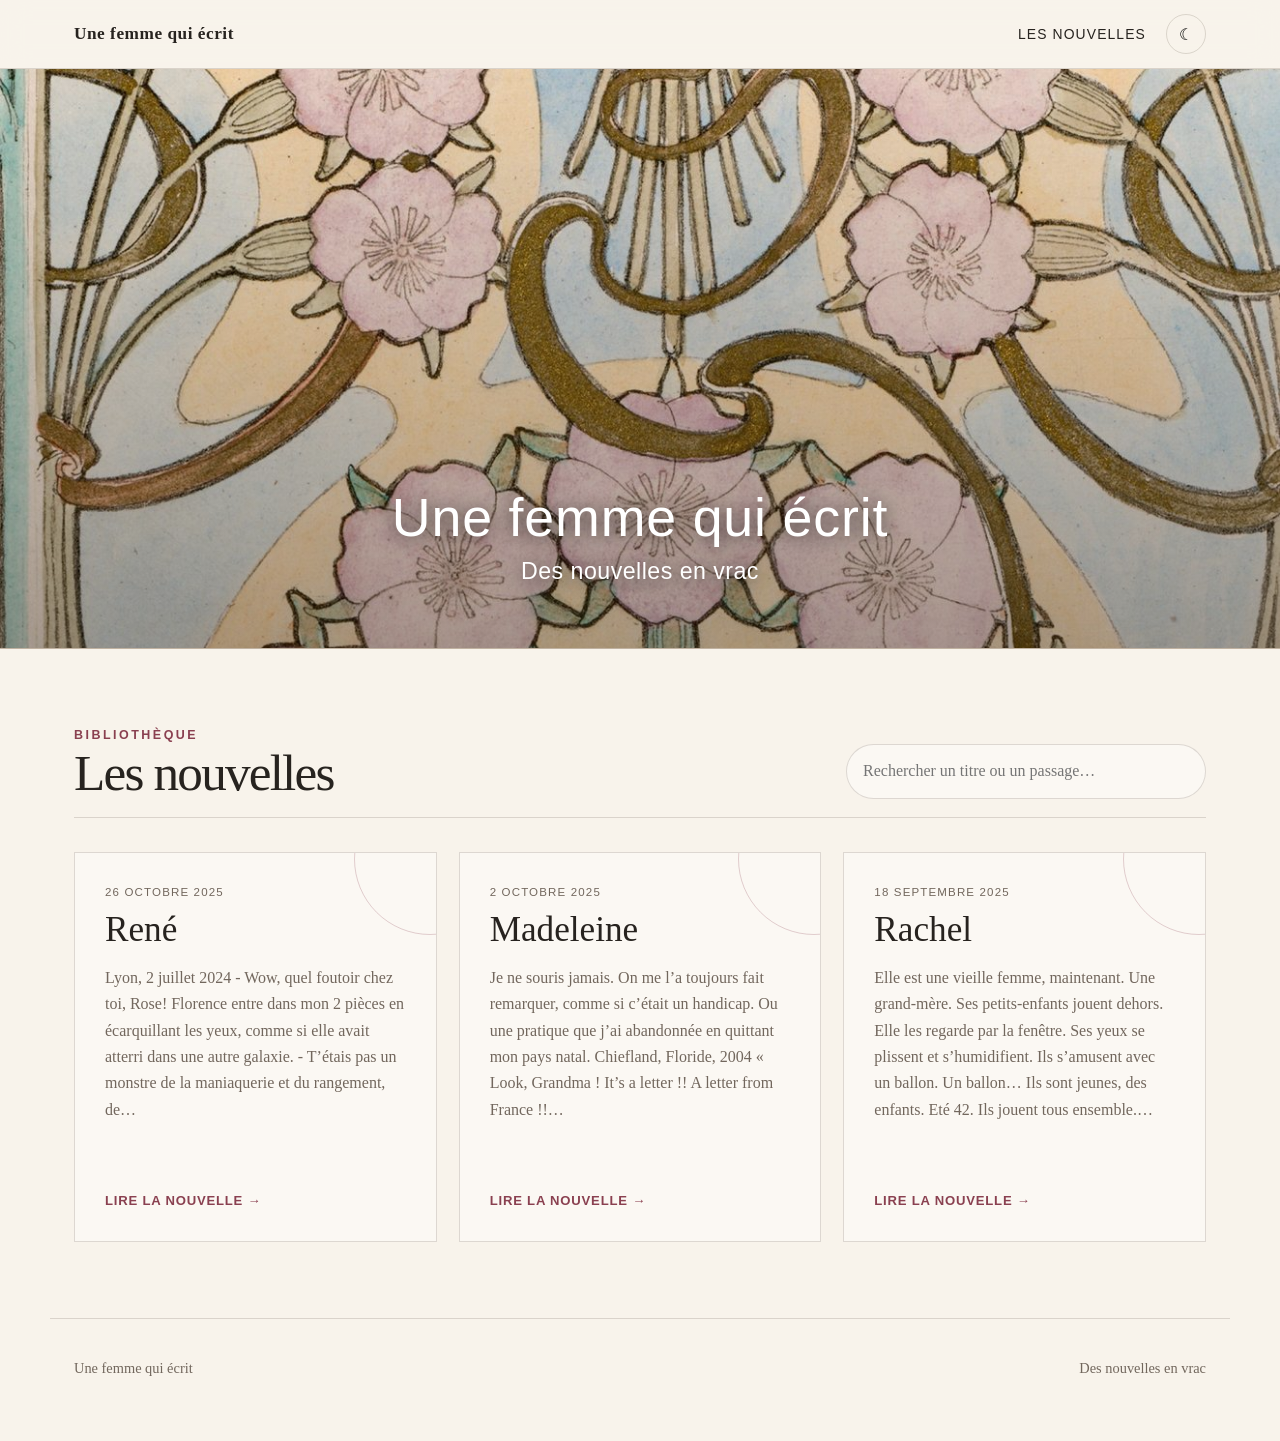
<file: index.html>
<!doctype html><html lang="fr"><head><meta charset="utf-8"><meta name="viewport" content="width=device-width,initial-scale=1"><meta name="description" content="Une femme qui écrit — Des nouvelles en vrac."><title>Une femme qui écrit</title><link rel="icon" href="assets/images/favicon.jpg"><link rel="stylesheet" href="assets/css/style.css"></head><body>
<a class="skip-link" href="#contenu">Aller au contenu</a>
<header class="site-header"><div class="header-inner">
<a class="brand" href="index.html">Une femme qui écrit</a>
<nav class="nav" aria-label="Navigation principale"><a href="index.html#nouvelles">Les nouvelles</a><button class="icon-btn" type="button" data-theme aria-label="Activer le mode sombre">☾</button></nav>
</div></header>
<main id="contenu">
<section class="hero-banner" aria-labelledby="titre-site">
  <img class="hero-banner-image" src="bandeau-wordpress.jpg" alt="Motif floral Art nouveau du bandeau Une femme qui écrit">
  <div class="hero-banner-overlay" aria-hidden="true"></div>
  <div class="hero-banner-text">
    <h1 id="titre-site">Une femme qui écrit</h1>
    <p>Des nouvelles en vrac</p>
  </div>
</section>
<section class="section" id="nouvelles"><div class="section-head"><div><div class="eyebrow">Bibliothèque</div><h2>Les nouvelles</h2></div><input class="search" data-search type="search" placeholder="Rechercher un titre ou un passage…" aria-label="Rechercher une nouvelle"></div><div class="story-grid"><article class="story-card" data-story>
      <div class="story-meta">26 octobre 2025</div>
      <h3>René</h3>
      <p>Lyon, 2 juillet 2024 - Wow, quel foutoir chez toi, Rose! Florence entre dans mon 2 pièces en écarquillant les yeux, comme si elle avait atterri dans une autre galaxie. - T’étais pas un monstre de la maniaquerie et du rangement, de…</p>
      <a class="story-link" href="nouvelles/rene.html" aria-label="Lire René">Lire la nouvelle</a>
    </article><article class="story-card" data-story>
      <div class="story-meta">2 octobre 2025</div>
      <h3>Madeleine</h3>
      <p>Je ne souris jamais. On me l’a toujours fait remarquer, comme si c’était un handicap. Ou une pratique que j’ai abandonnée en quittant mon pays natal. Chiefland, Floride, 2004 « Look, Grandma ! It’s a letter !! A letter from France !!…</p>
      <a class="story-link" href="nouvelles/madeleine.html" aria-label="Lire Madeleine">Lire la nouvelle</a>
    </article><article class="story-card" data-story>
      <div class="story-meta">18 septembre 2025</div>
      <h3>Rachel</h3>
      <p>Elle est une vieille femme, maintenant. Une grand-mère. Ses petits-enfants jouent dehors. Elle les regarde par la fenêtre. Ses yeux se plissent et s’humidifient. Ils s’amusent avec un ballon. Un ballon… Ils sont jeunes, des enfants. Eté 42. Ils jouent tous ensemble.…</p>
      <a class="story-link" href="nouvelles/rachel.html" aria-label="Lire Rachel">Lire la nouvelle</a>
    </article></div><p class="empty">Aucune nouvelle ne correspond à cette recherche.</p></section>

</main><footer class="site-footer"><span>Une femme qui écrit</span><span>Des nouvelles en vrac</span></footer><script src="assets/js/main.js"></script></body></html>
</file>
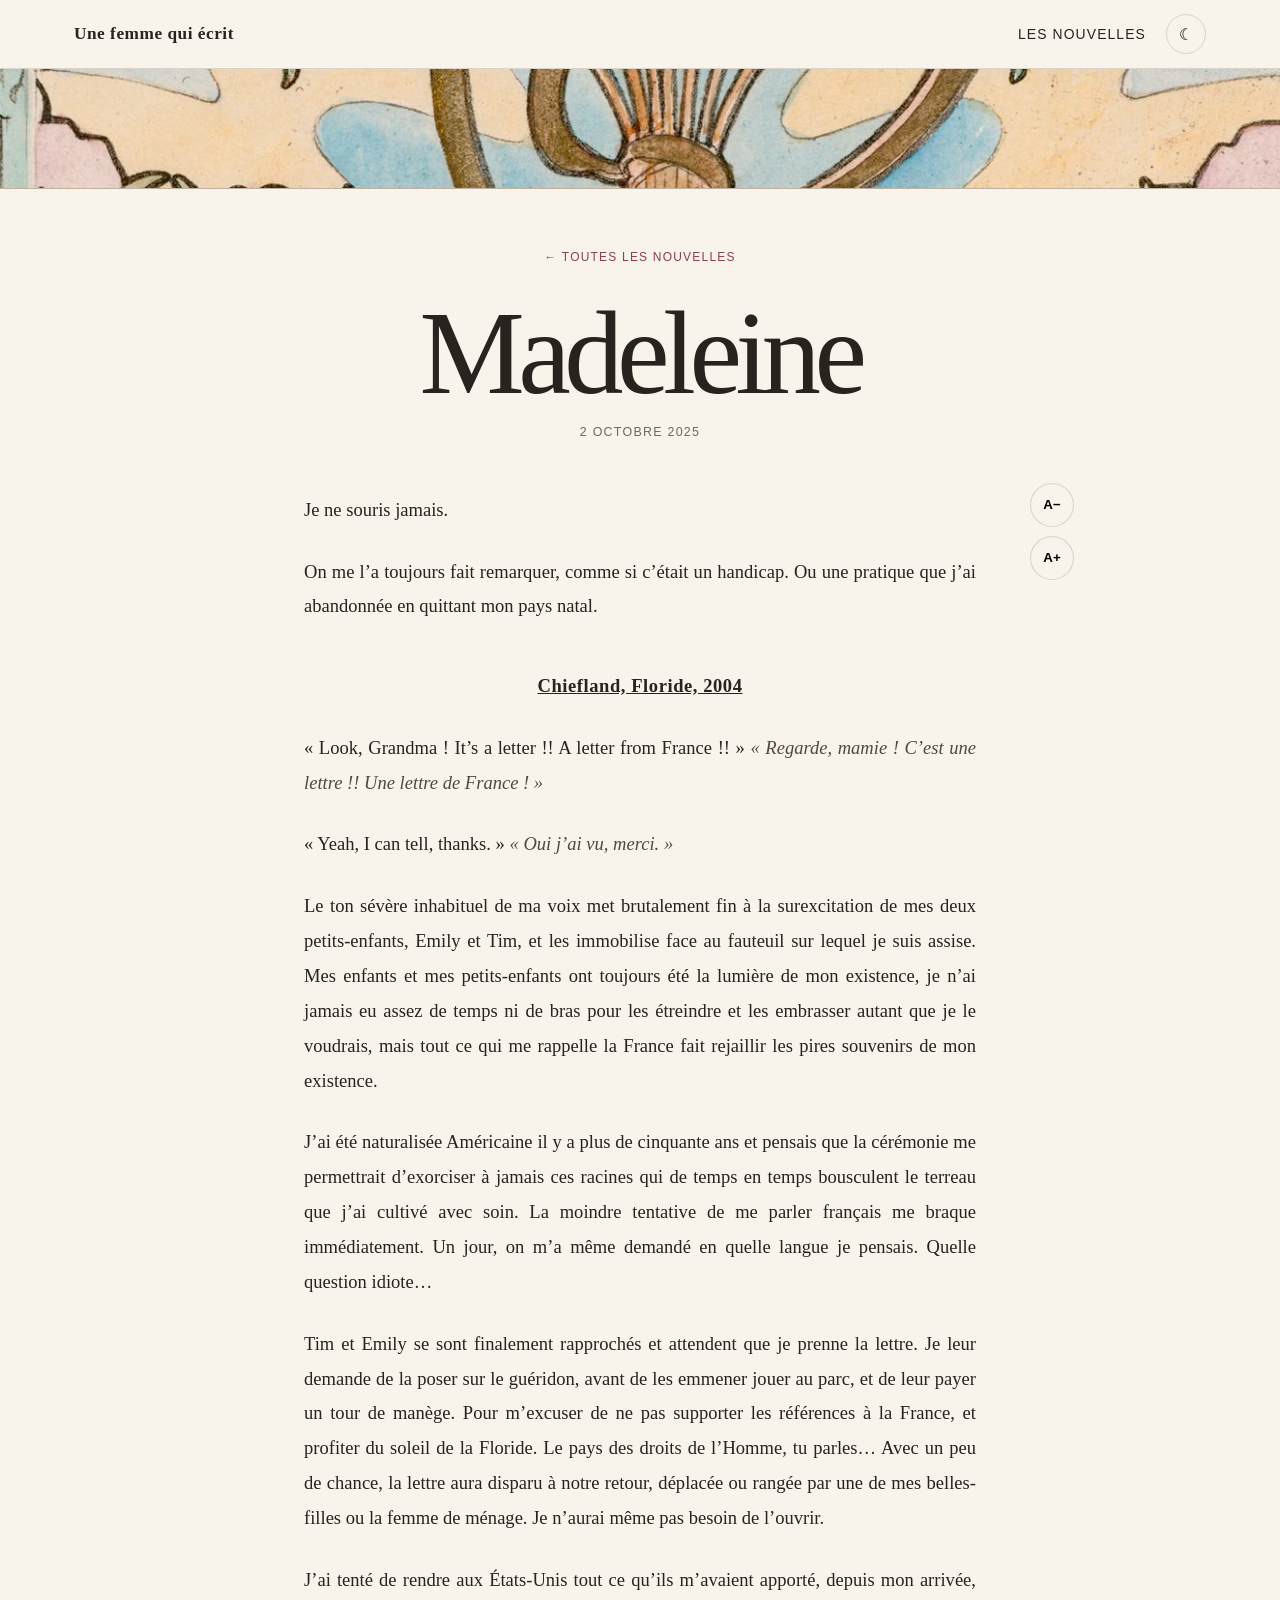
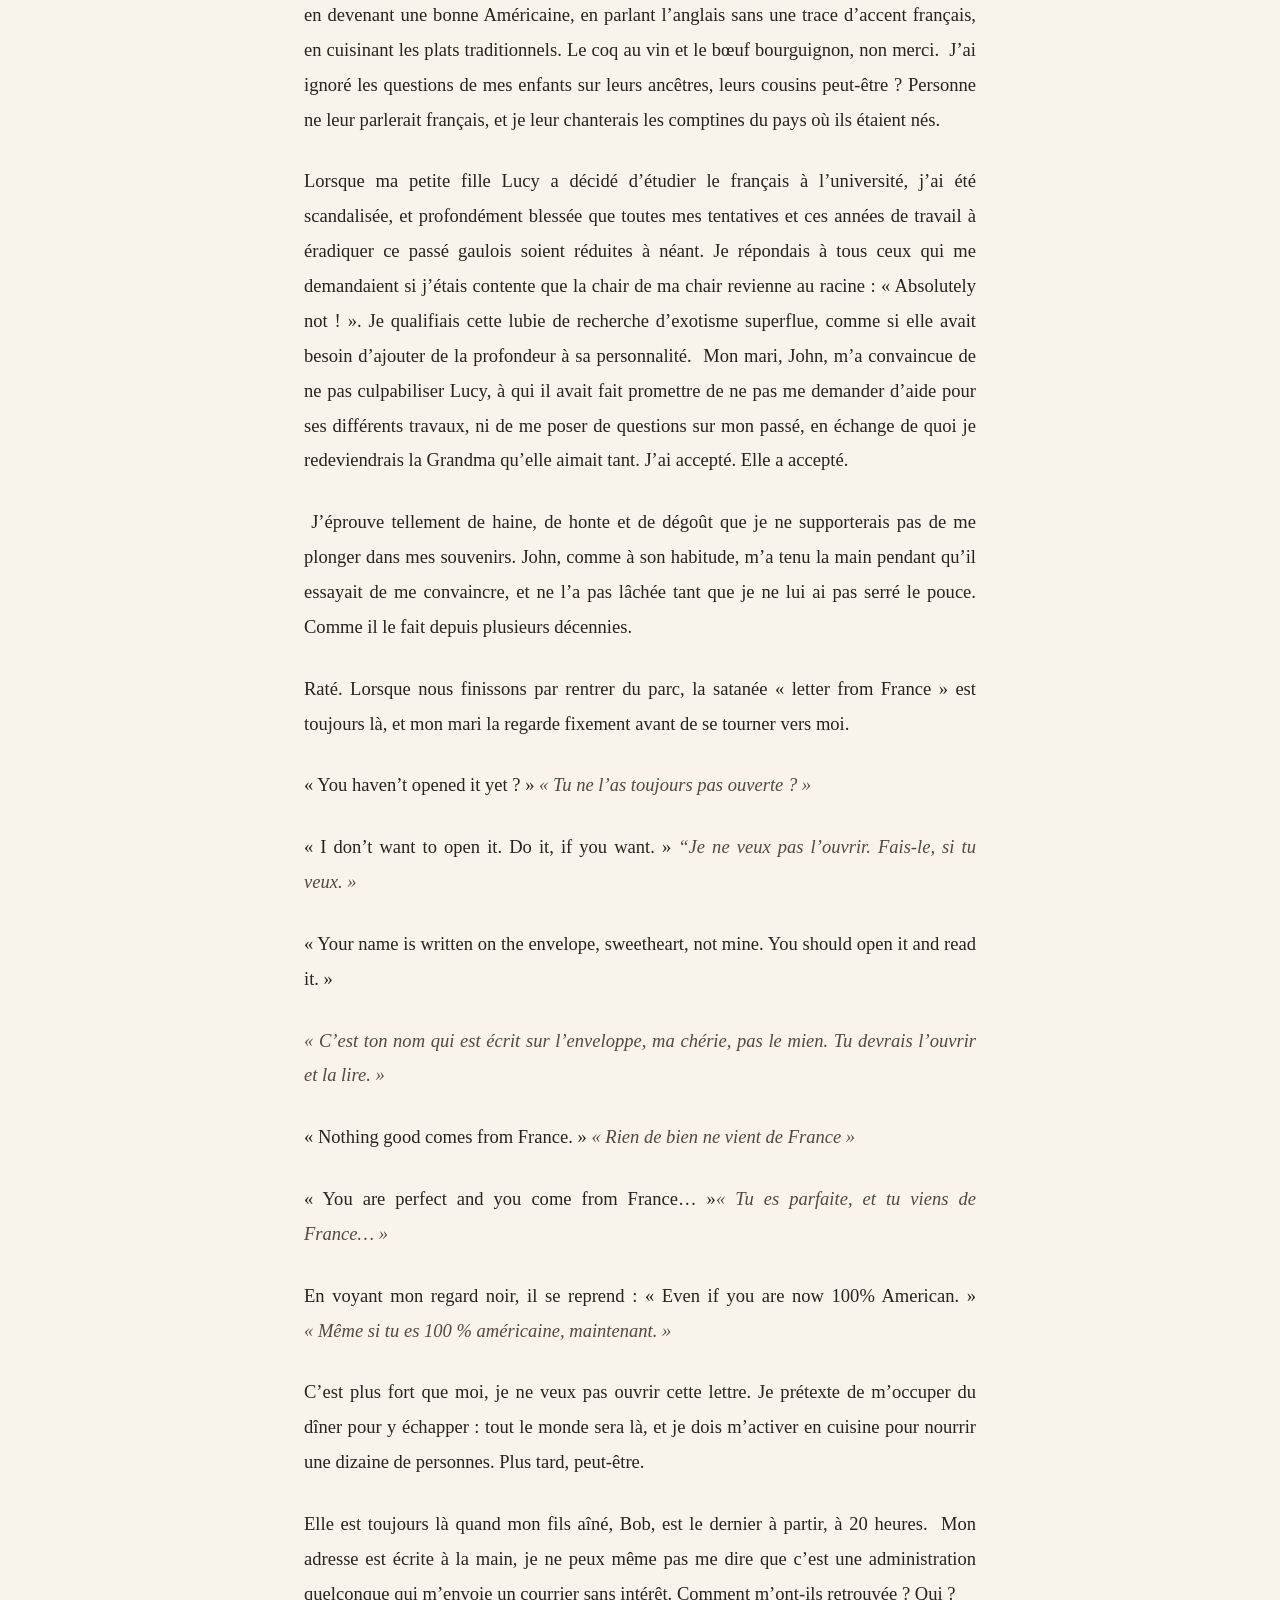
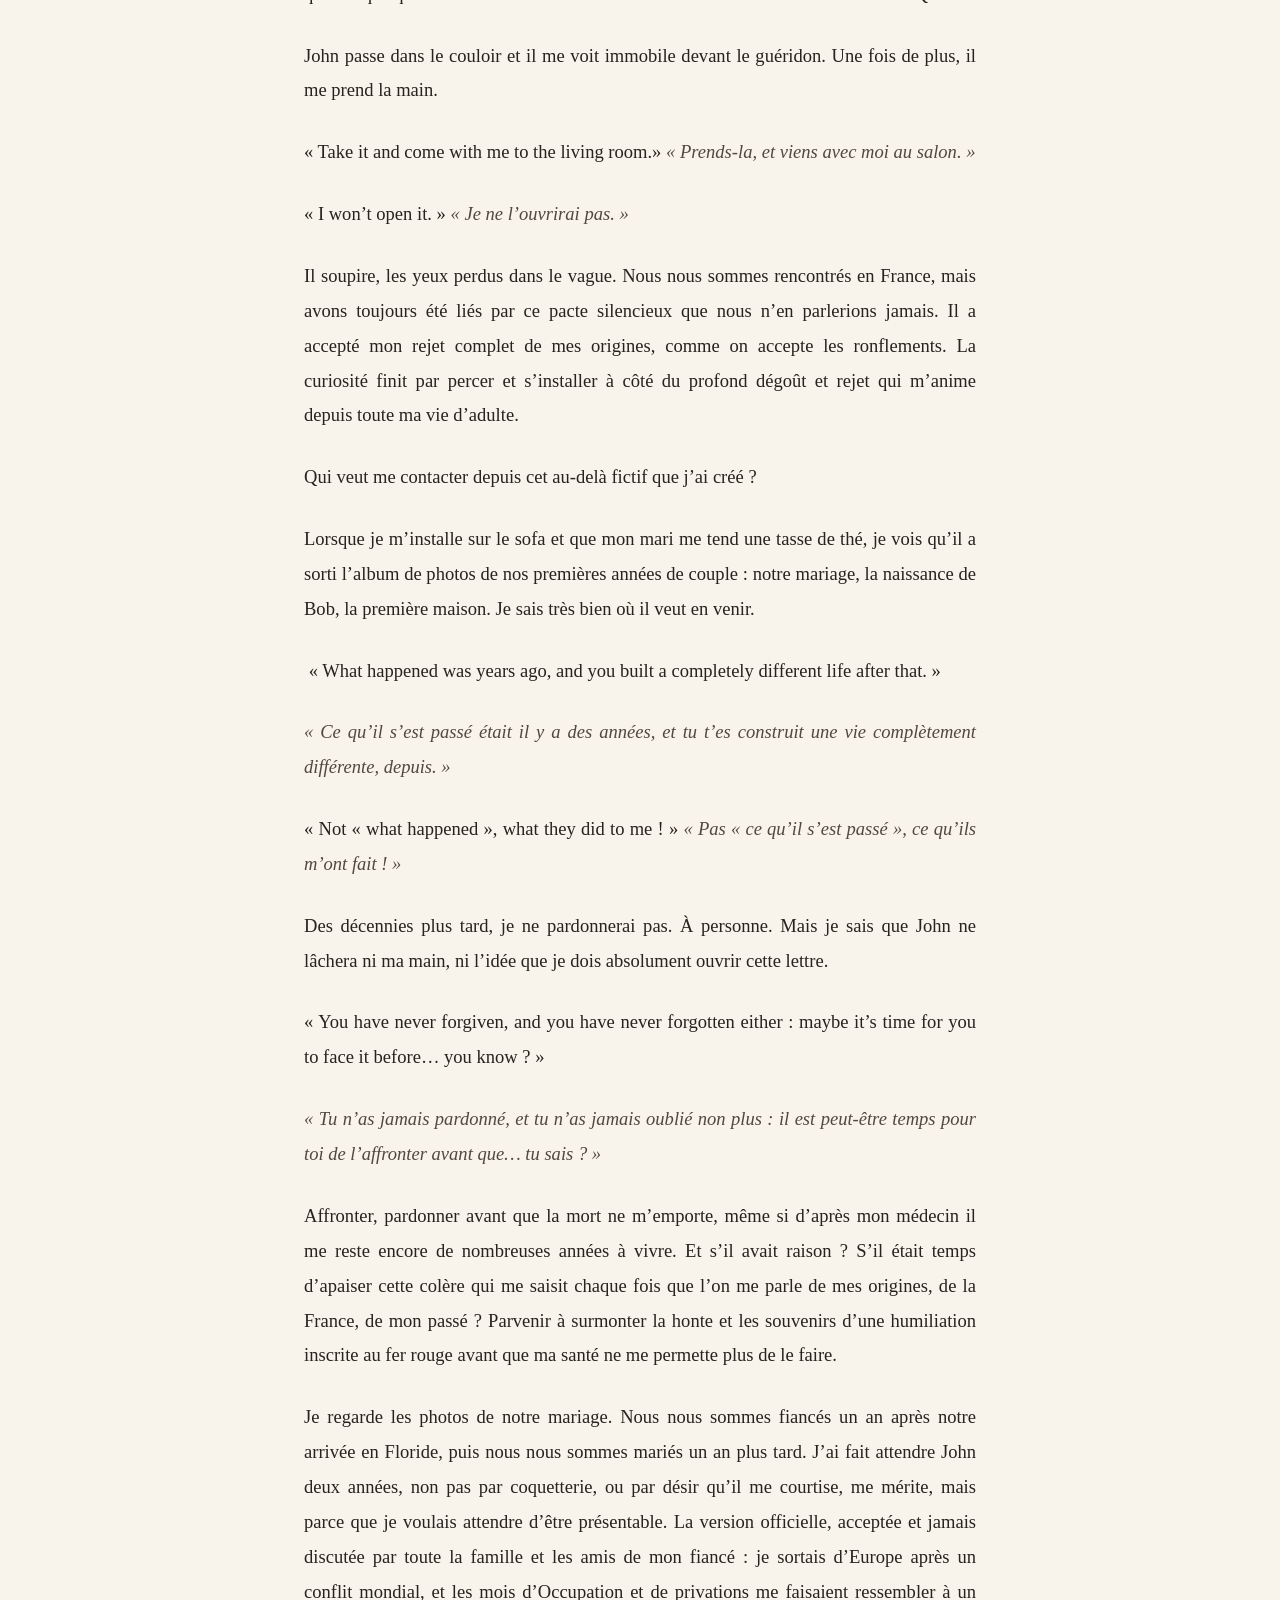
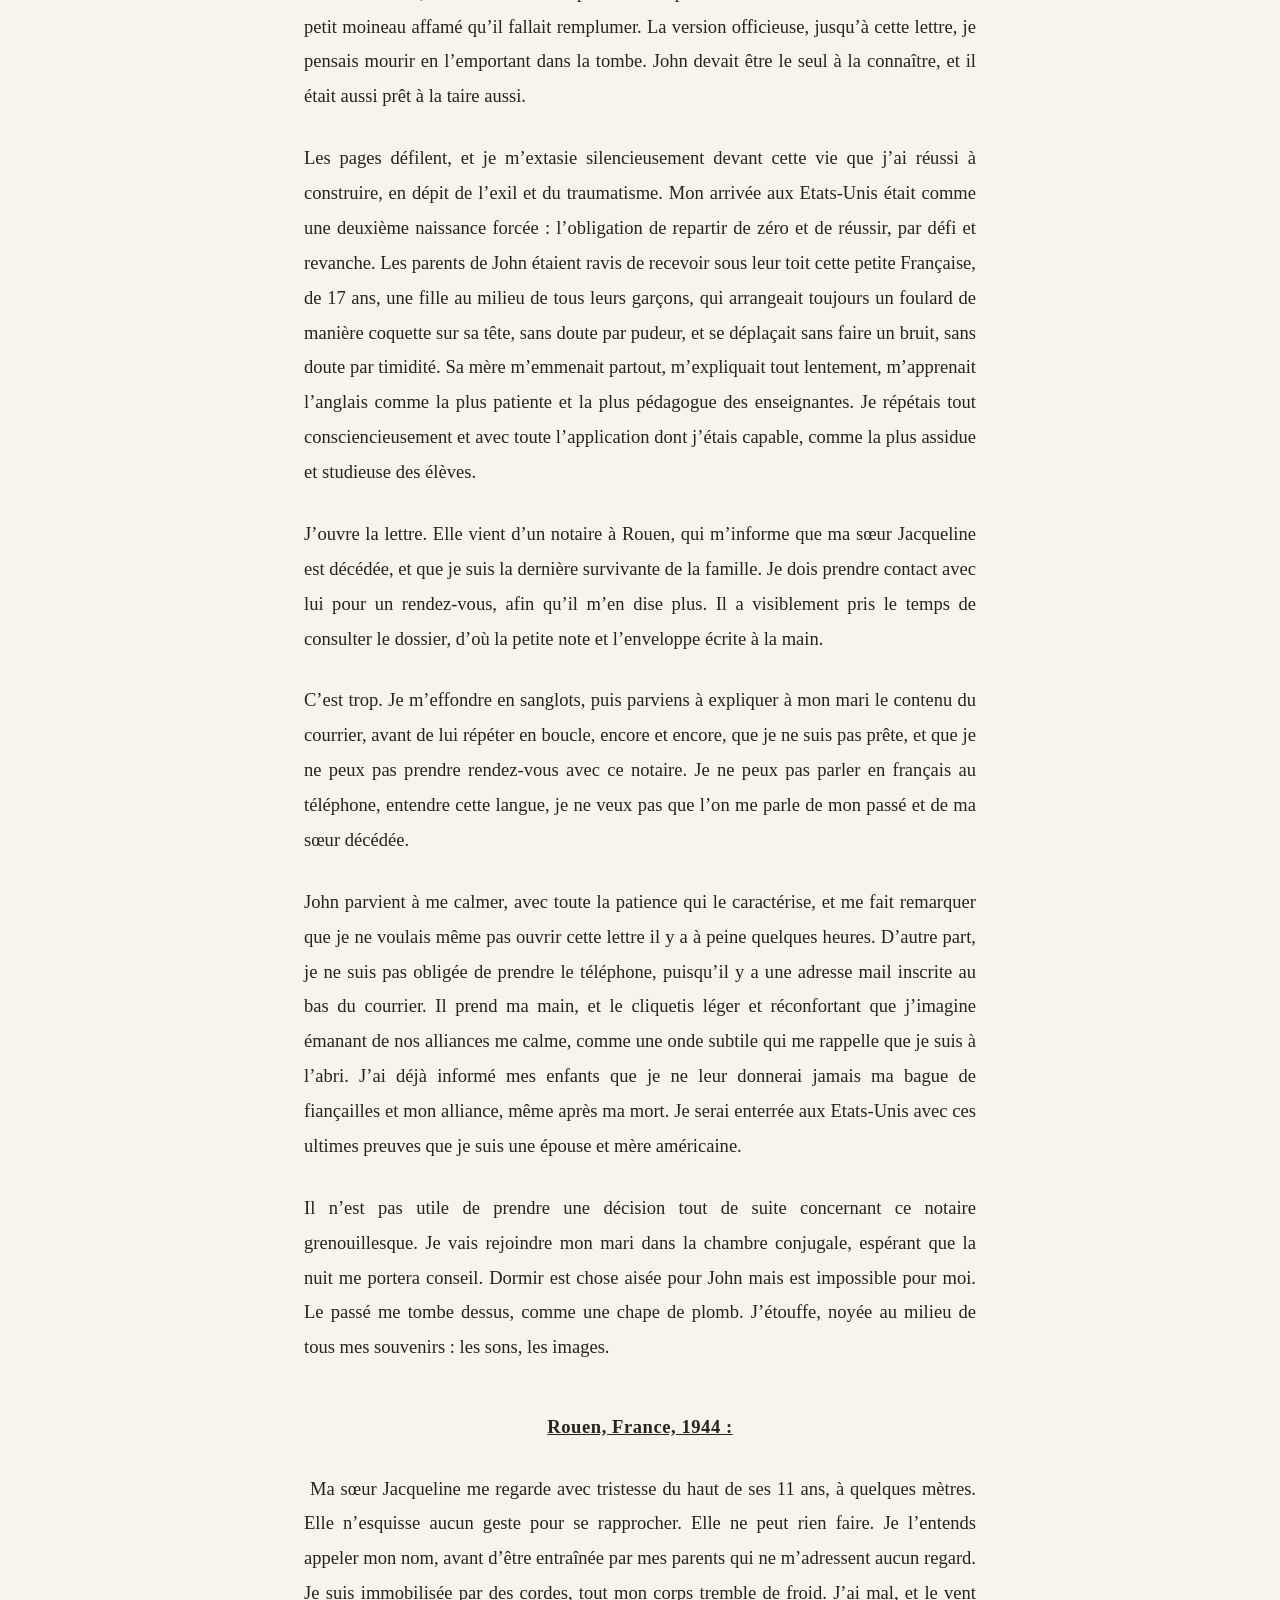
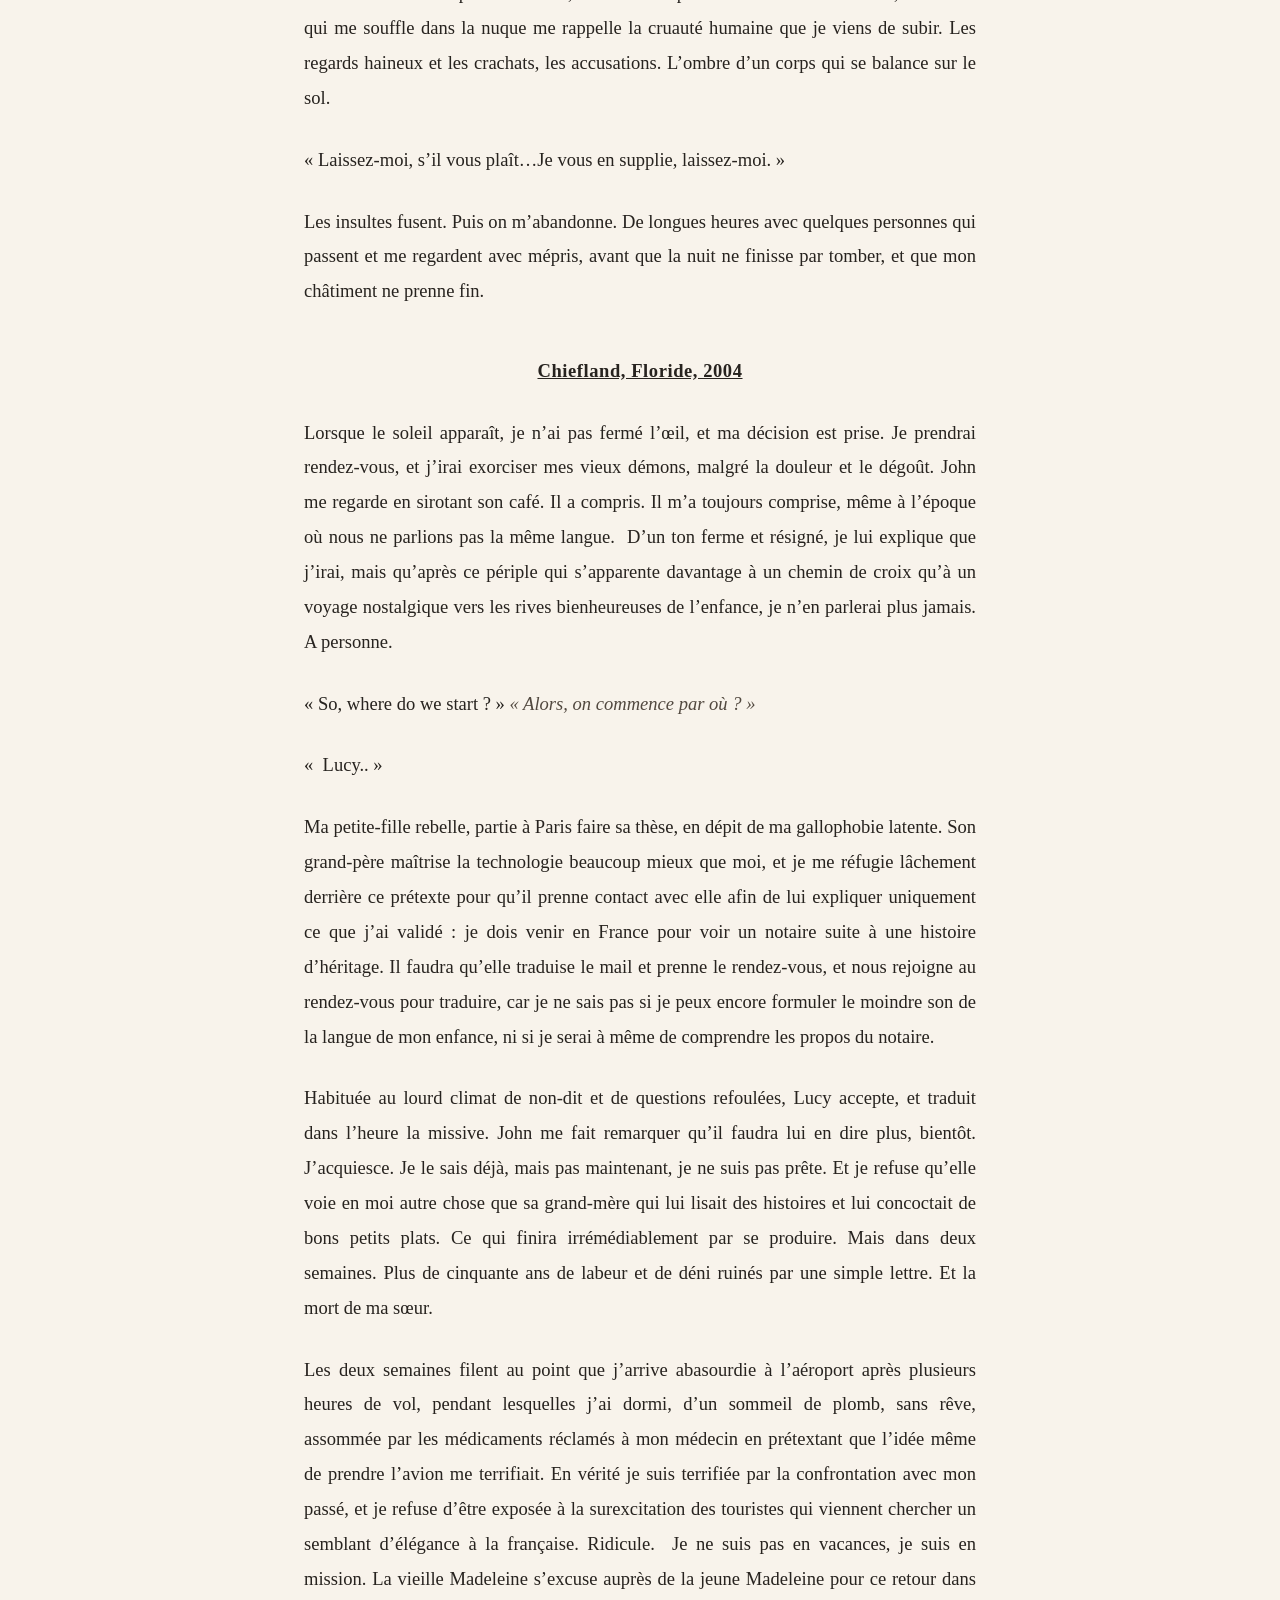
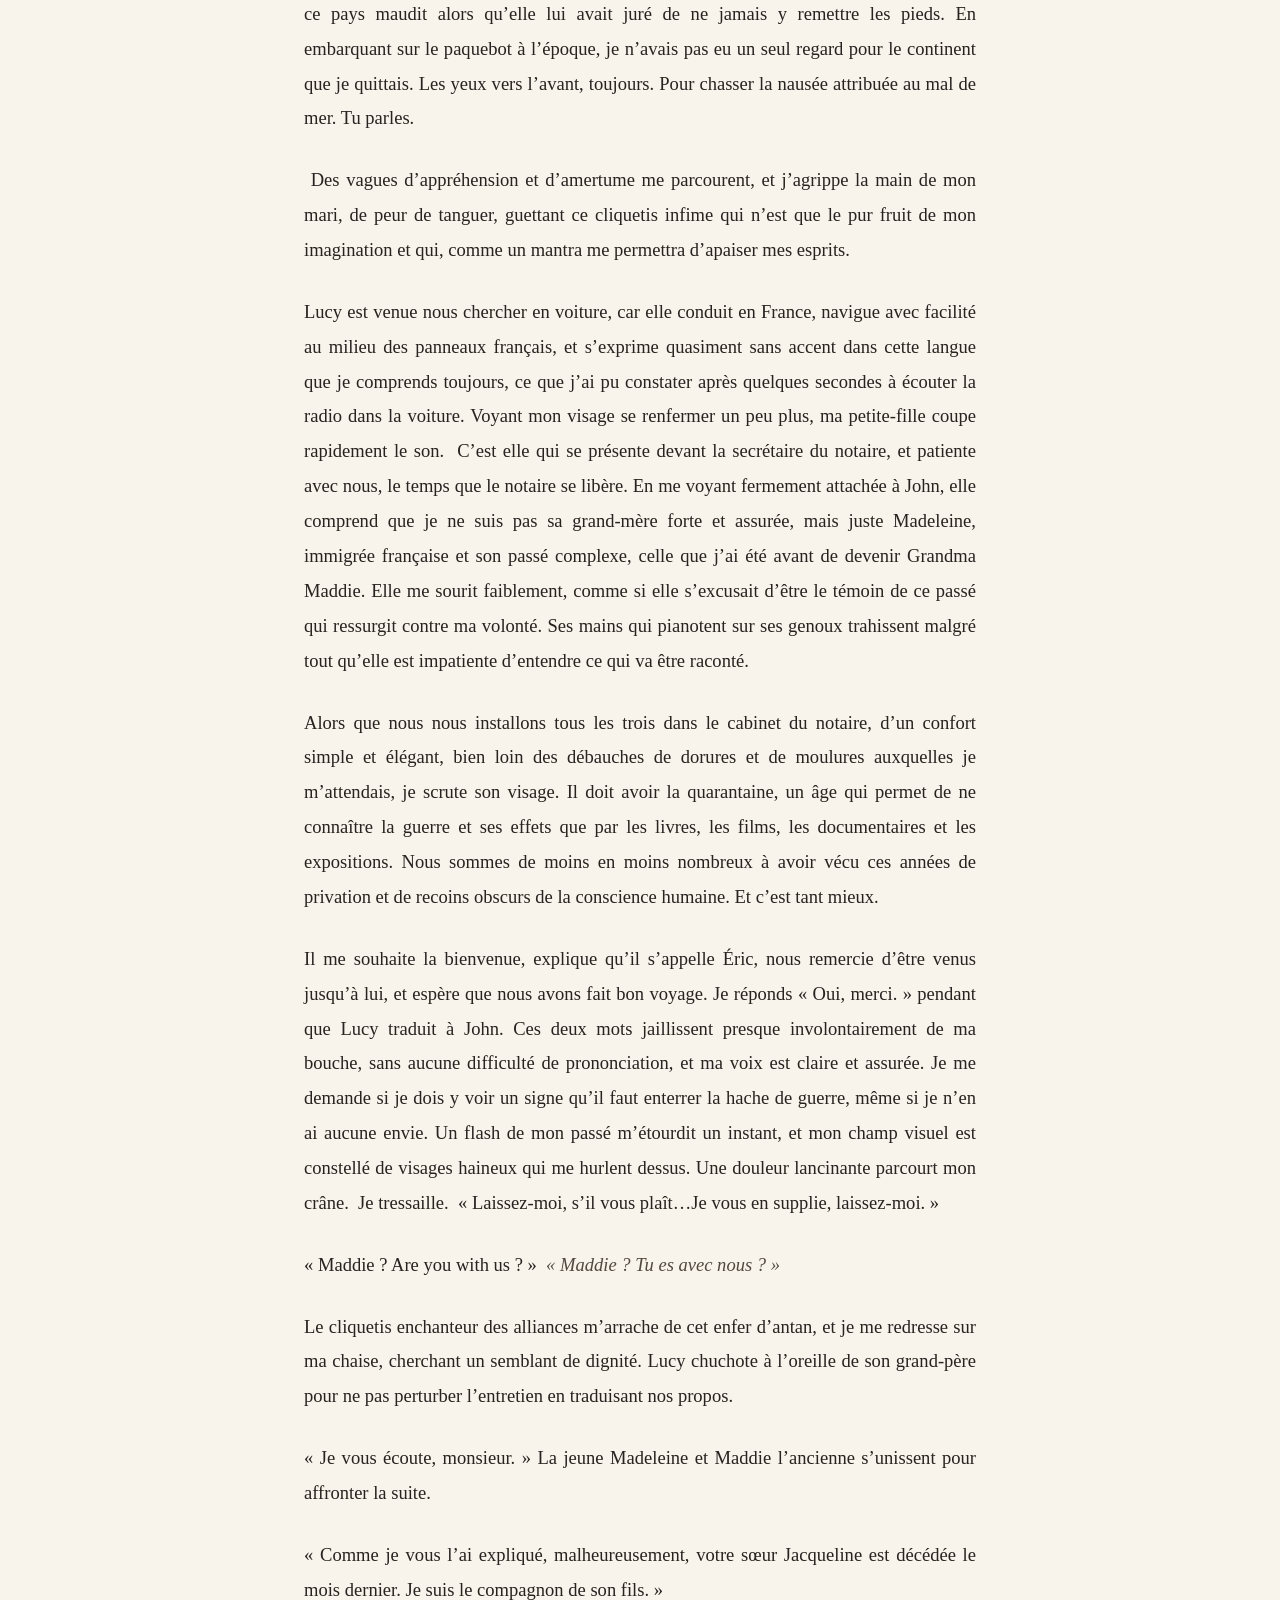
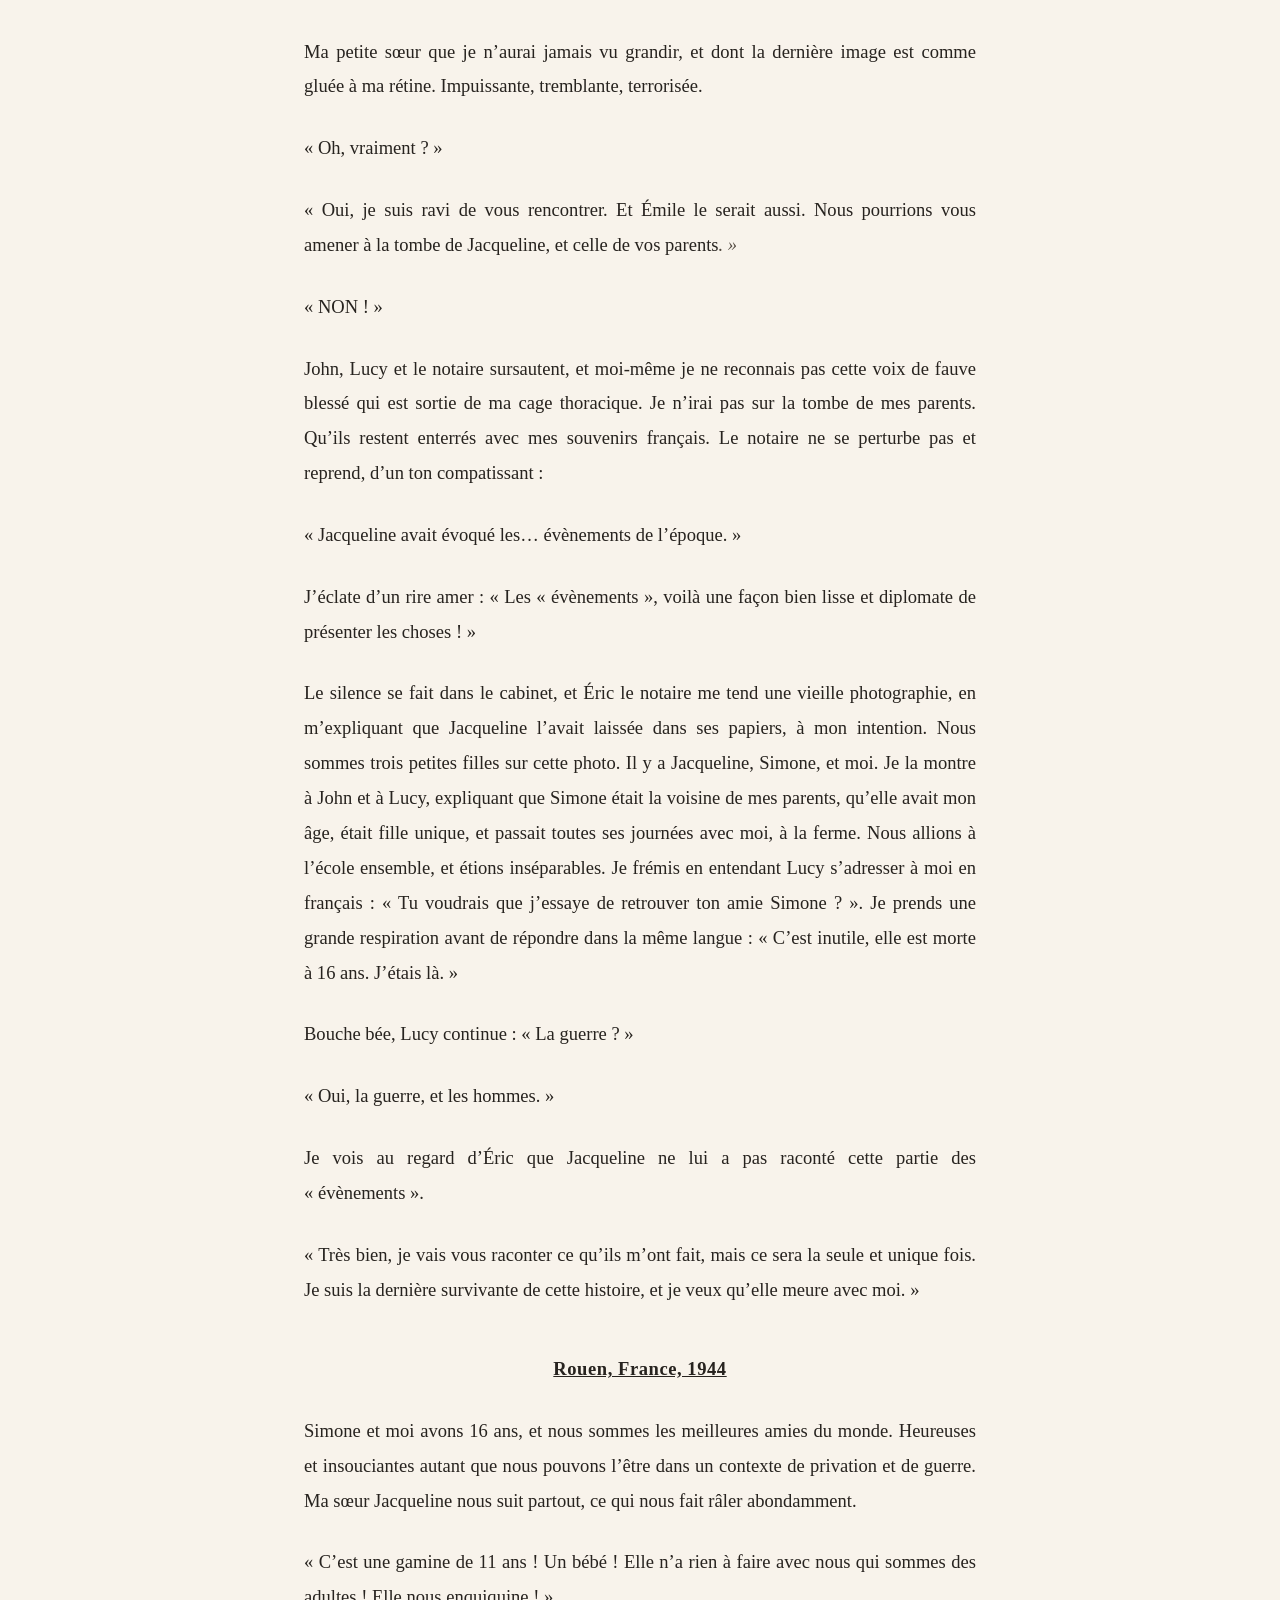
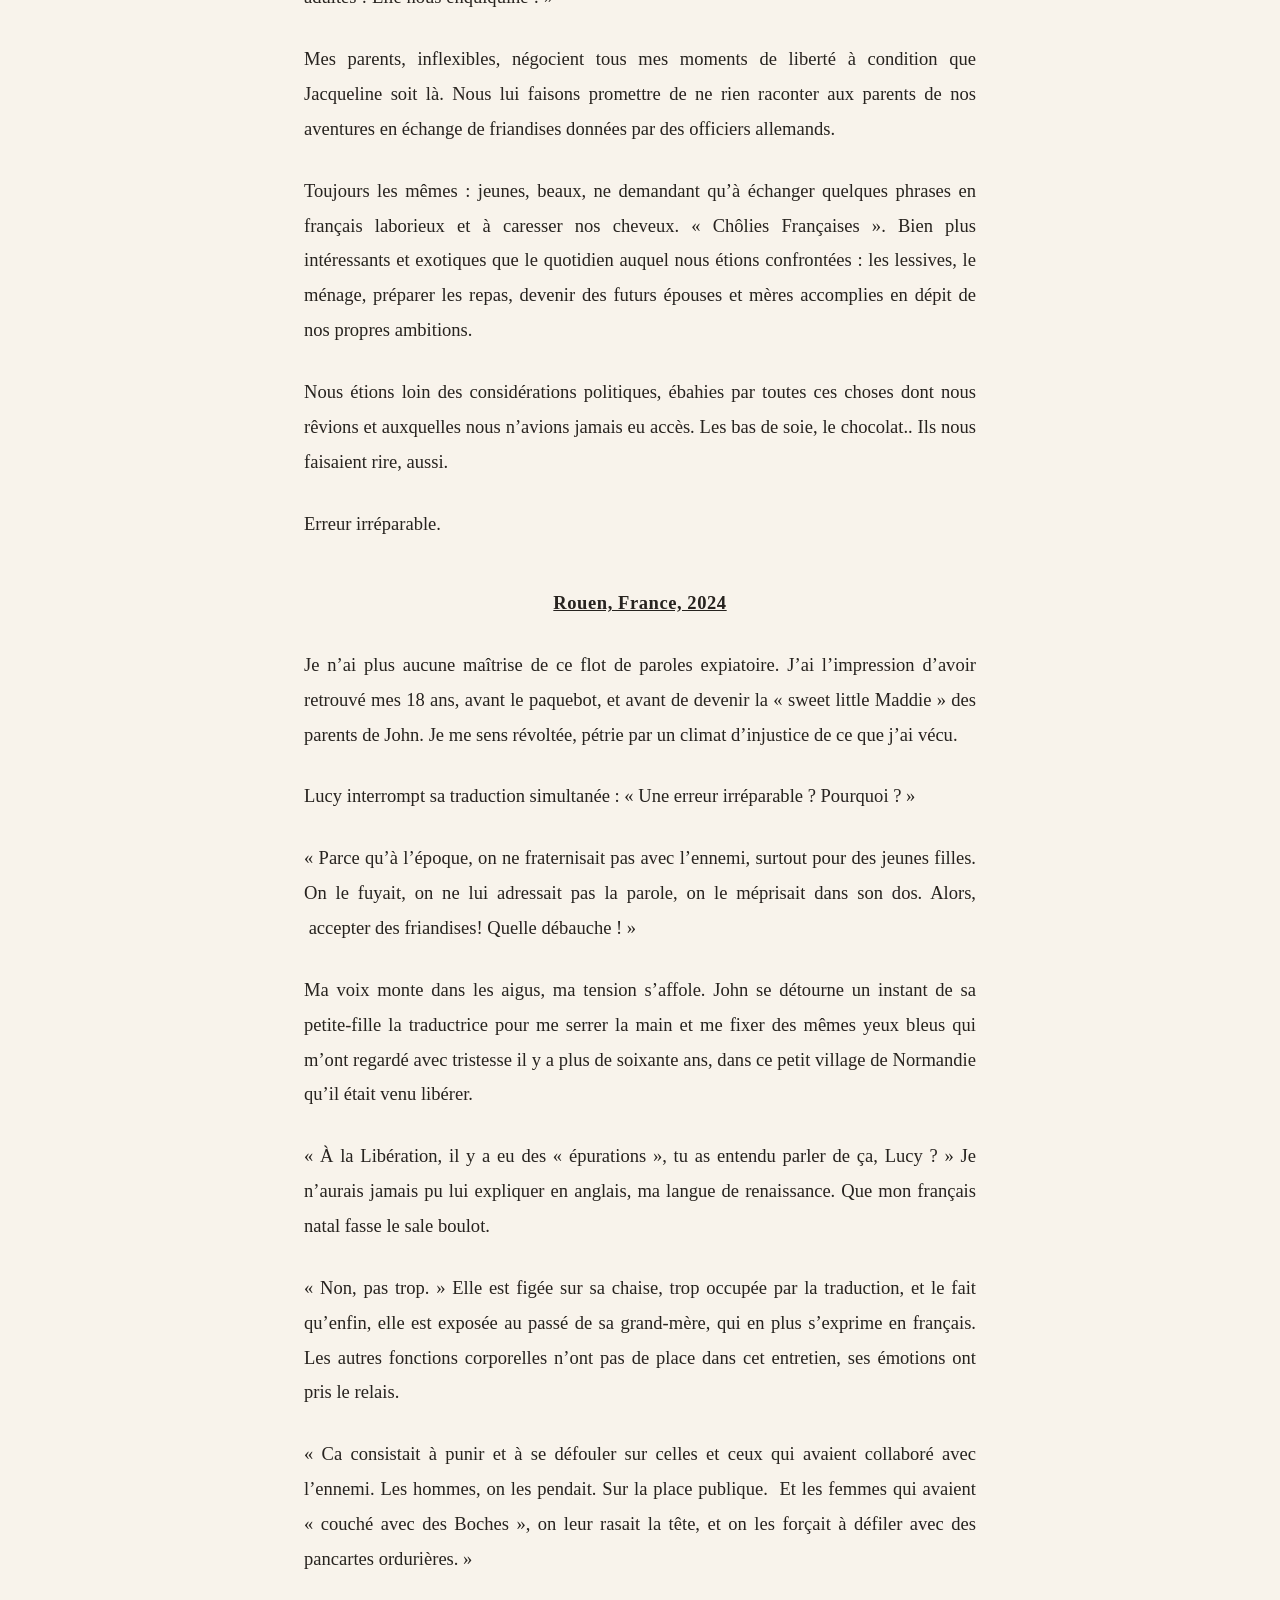
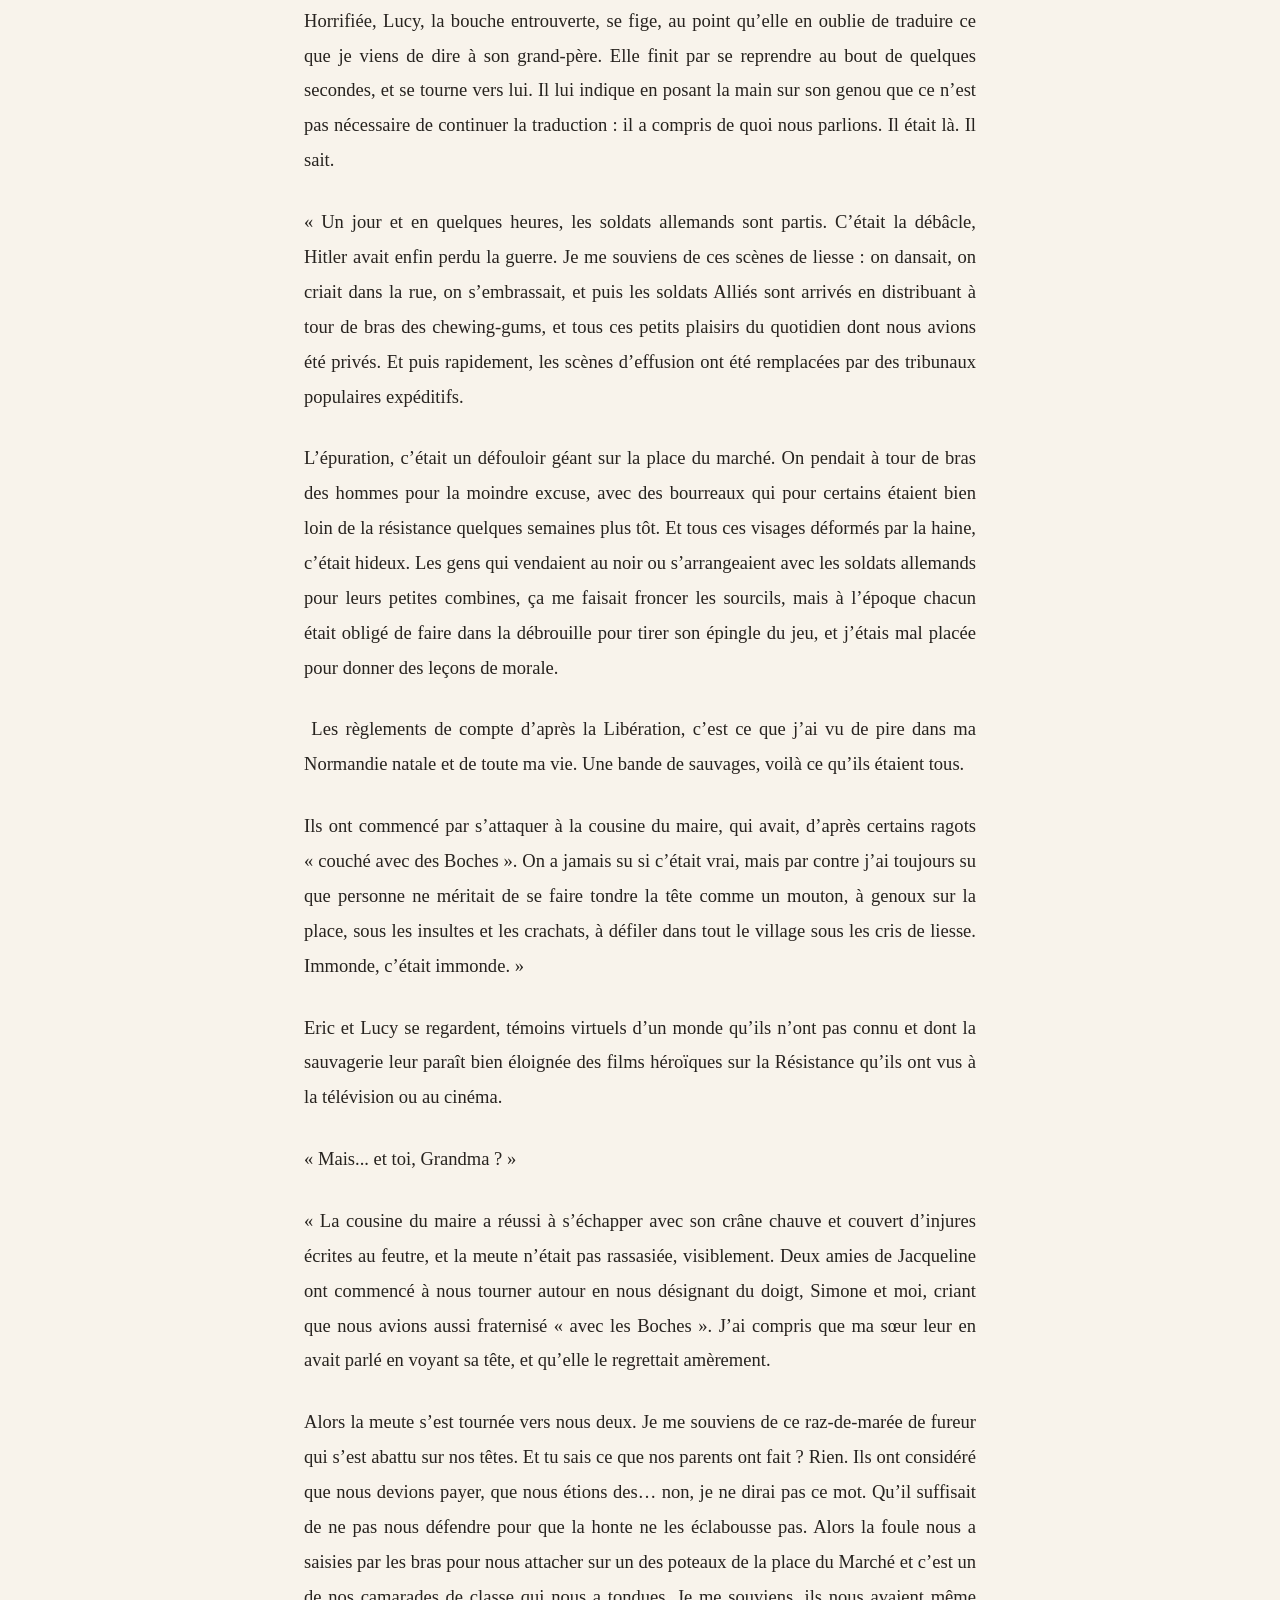
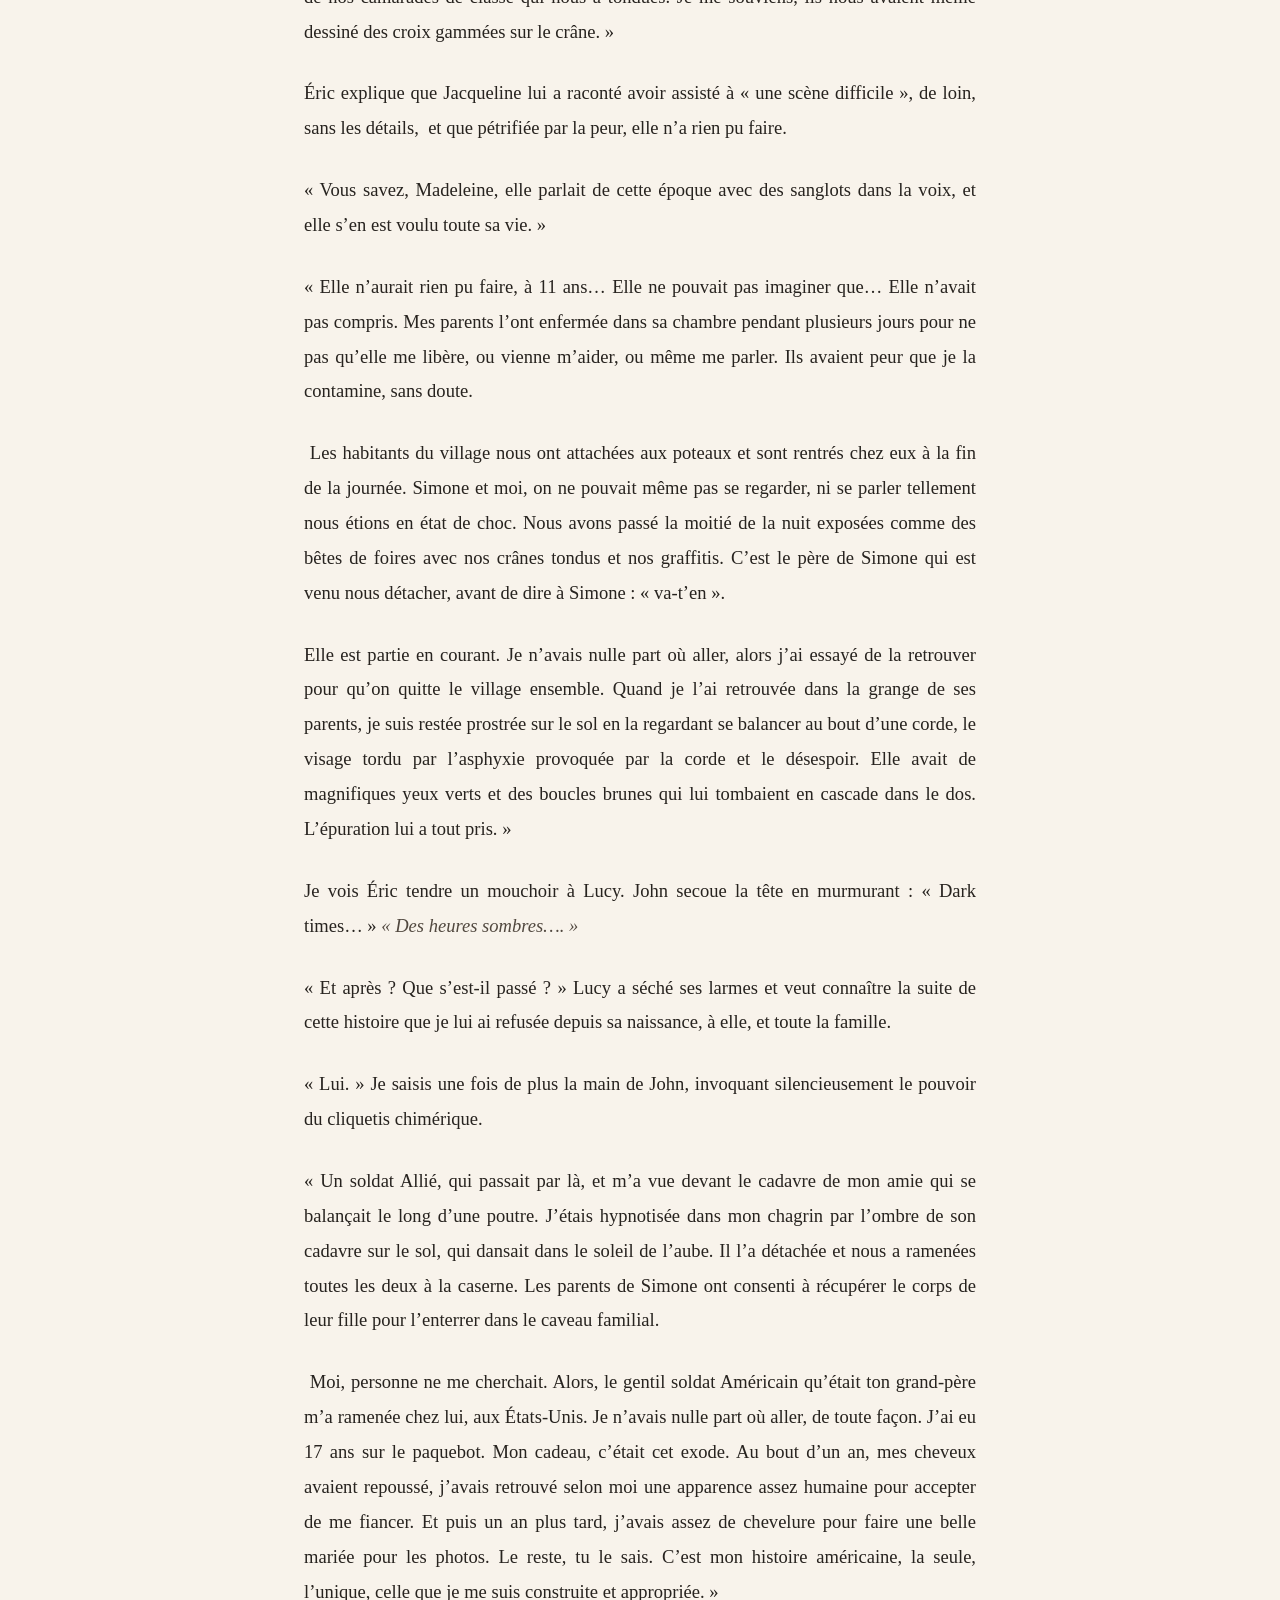
<file: nouvelles/madeleine.html>
<!doctype html><html lang="fr"><head><meta charset="utf-8"><meta name="viewport" content="width=device-width,initial-scale=1"><meta name="description" content="Je ne souris jamais. On me l’a toujours fait remarquer, comme si c’était un handicap. Ou une pratique que j’ai abandonnée en quittant mon pays natal. Chiefland, Floride, 2004 « Look, Grandma ! It’s a letter !! A letter from France !!…"><title>Madeleine — Une femme qui écrit</title><link rel="icon" href="../assets/images/favicon.jpg"><link rel="stylesheet" href="../assets/css/style.css"></head><body>
<div class="reading-progress" aria-hidden="true"></div><a class="skip-link" href="#contenu">Aller au contenu</a>
<header class="site-header"><div class="header-inner">
<a class="brand" href="../index.html">Une femme qui écrit</a>
<nav class="nav" aria-label="Navigation principale"><a href="../index.html#nouvelles">Les nouvelles</a><button class="icon-btn" type="button" data-theme aria-label="Activer le mode sombre">☾</button></nav>
</div></header>
<main id="contenu"><section class="story-top-banner" aria-hidden="true"><img class="story-top-banner-image" src="../bandeau-wordpress.jpg" alt=""><div class="story-top-banner-overlay"></div></section><header class="story-hero"><a class="back-link" href="../index.html#nouvelles">← Toutes les nouvelles</a><h1>Madeleine</h1><div class="story-meta">2 octobre 2025</div></header>
<div class="reading-tools" aria-label="Outils de lecture"><div class="tool-stack"><button type="button" data-font-minus aria-label="Réduire la taille du texte">A−</button><button type="button" data-font-plus aria-label="Agrandir la taille du texte">A+</button></div></div>
<article class="story-content"><p>Je ne souris jamais.</p>
<p>On me l’a toujours fait remarquer, comme si c’était un handicap. Ou une pratique que j’ai abandonnée en quittant mon pays natal.</p>
<p><strong><u>Chiefland, Floride, 2004</u></strong></p>
<p>« Look, Grandma ! It’s a letter !! A letter from France !! » <em>« Regarde, mamie ! C’est une lettre !! Une lettre de France ! »</em></p>
<p>« Yeah, I can tell, thanks. » <em>« Oui j’ai vu, merci. »</em></p>
<p>Le ton sévère inhabituel de ma voix met brutalement fin à la surexcitation de mes deux petits-enfants, Emily et Tim, et les immobilise face au fauteuil sur lequel je suis assise. Mes enfants et mes petits-enfants ont toujours été la lumière de mon existence, je n’ai jamais eu assez de temps ni de bras pour les étreindre et les embrasser autant que je le voudrais, mais tout ce qui me rappelle la France fait rejaillir les pires souvenirs de mon existence.</p>
<p>J’ai été naturalisée Américaine il y a plus de cinquante ans et pensais que la cérémonie me permettrait d’exorciser à jamais ces racines qui de temps en temps bousculent le terreau que j’ai cultivé avec soin. La moindre tentative de me parler français me braque immédiatement. Un jour, on m’a même demandé en quelle langue je pensais. Quelle question idiote…</p>
<p>Tim et Emily se sont finalement rapprochés et attendent que je prenne la lettre. Je leur demande de la poser sur le guéridon, avant de les emmener jouer au parc, et de leur payer un tour de manège. Pour m’excuser de ne pas supporter les références à la France, et profiter du soleil de la Floride. Le pays des droits de l’Homme, tu parles… Avec un peu de chance, la lettre aura disparu à notre retour, déplacée ou rangée par une de mes belles-filles ou la femme de ménage. Je n’aurai même pas besoin de l’ouvrir.</p>
<p>J’ai tenté de rendre aux États-Unis tout ce qu’ils m’avaient apporté, depuis mon arrivée, en devenant une bonne Américaine, en parlant l’anglais sans une trace d’accent français, en cuisinant les plats traditionnels. Le coq au vin et le bœuf bourguignon, non merci.  J’ai ignoré les questions de mes enfants sur leurs ancêtres, leurs cousins peut-être ? Personne ne leur parlerait français, et je leur chanterais les comptines du pays où ils étaient nés.</p>
<p>Lorsque ma petite fille Lucy a décidé d’étudier le français à l’université, j’ai été scandalisée, et profondément blessée que toutes mes tentatives et ces années de travail à éradiquer ce passé gaulois soient réduites à néant. Je répondais à tous ceux qui me demandaient si j’étais contente que la chair de ma chair revienne au racine : « Absolutely not ! ». Je qualifiais cette lubie de recherche d’exotisme superflue, comme si elle avait besoin d’ajouter de la profondeur à sa personnalité.  Mon mari, John, m’a convaincue de ne pas culpabiliser Lucy, à qui il avait fait promettre de ne pas me demander d’aide pour ses différents travaux, ni de me poser de questions sur mon passé, en échange de quoi je redeviendrais la Grandma qu’elle aimait tant. J’ai accepté. Elle a accepté.</p>
<p> J’éprouve tellement de haine, de honte et de dégoût que je ne supporterais pas de me plonger dans mes souvenirs. John, comme à son habitude, m’a tenu la main pendant qu’il essayait de me convaincre, et ne l’a pas lâchée tant que je ne lui ai pas serré le pouce. Comme il le fait depuis plusieurs décennies.</p>
<p>Raté. Lorsque nous finissons par rentrer du parc, la satanée « letter from France » est toujours là, et mon mari la regarde fixement avant de se tourner vers moi.</p>
<p>« You haven’t opened it yet ? » <em>« Tu ne l’as toujours pas ouverte ? »</em></p>
<p>« I don’t want to open it. Do it, if you want. » <em>“Je ne veux pas l’ouvrir. </em><em>Fais-le, si tu veux. »</em></p>
<p>« Your name is written on the envelope, sweetheart, not mine. You should open it and read it. »</p>
<p><em>« C’est ton nom qui est écrit sur l’enveloppe, ma chérie, pas le mien. Tu devrais l’ouvrir et la lire. »</em></p>
<p>« Nothing good comes from France. » <em>« Rien de bien ne vient de France »</em></p>
<p>« You are perfect and you come from France… »<em>« Tu es parfaite, et tu viens de France… »</em></p>
<p>En voyant mon regard noir, il se reprend : « Even if you are now 100% American. » <em>« Même si tu es 100 % américaine, maintenant. »</em></p>
<p>C’est plus fort que moi, je ne veux pas ouvrir cette lettre. Je prétexte de m’occuper du dîner pour y échapper : tout le monde sera là, et je dois m’activer en cuisine pour nourrir une dizaine de personnes. Plus tard, peut-être. </p>
<p>Elle est toujours là quand mon fils aîné, Bob, est le dernier à partir, à 20 heures.  Mon adresse est écrite à la main, je ne peux même pas me dire que c’est une administration quelconque qui m’envoie un courrier sans intérêt. Comment m’ont-ils retrouvée ? Qui ?</p>
<p>John passe dans le couloir et il me voit immobile devant le guéridon. Une fois de plus, il me prend la main.</p>
<p>« Take it and come with me to the living room.» <em>« Prends-la, et viens avec moi au salon. »</em></p>
<p>« I won’t open it. » <em>« Je ne l’ouvrirai pas. »</em></p>
<p>Il soupire, les yeux perdus dans le vague. Nous nous sommes rencontrés en France, mais avons toujours été liés par ce pacte silencieux que nous n’en parlerions jamais. Il a accepté mon rejet complet de mes origines, comme on accepte les ronflements. La curiosité finit par percer et s’installer à côté du profond dégoût et rejet qui m’anime depuis toute ma vie d’adulte.</p>
<p>Qui veut me contacter depuis cet au-delà fictif que j’ai créé ?</p>
<p>Lorsque je m’installe sur le sofa et que mon mari me tend une tasse de thé, je vois qu’il a sorti l’album de photos de nos premières années de couple : notre mariage, la naissance de Bob, la première maison. Je sais très bien où il veut en venir.</p>
<p> « What happened was years ago, and you built a completely different life after that. »</p>
<p><em>« Ce qu’il s’est passé était il y a des années, et tu t’es construit une vie complètement différente, depuis. »</em></p>
<p>« Not « what happened », what they did to me ! » <em>« Pas « ce qu’il s’est passé », ce qu’ils m’ont fait ! »</em></p>
<p>Des décennies plus tard, je ne pardonnerai pas. À personne. Mais je sais que John ne lâchera ni ma main, ni l’idée que je dois absolument ouvrir cette lettre.</p>
<p>« You have never forgiven, and you have never forgotten either : maybe it’s time for you to face it before… you know ? »</p>
<p><em>« Tu n’as jamais pardonné, et tu n’as jamais oublié non plus : il est peut-être temps pour toi de l’affronter avant que… tu sais ? »</em></p>
<p>Affronter, pardonner avant que la mort ne m’emporte, même si d’après mon médecin il me reste encore de nombreuses années à vivre. Et s’il avait raison ? S’il était temps d’apaiser cette colère qui me saisit chaque fois que l’on me parle de mes origines, de la France, de mon passé ? Parvenir à surmonter la honte et les souvenirs d’une humiliation inscrite au fer rouge avant que ma santé ne me permette plus de le faire.</p>
<p>Je regarde les photos de notre mariage. Nous nous sommes fiancés un an après notre arrivée en Floride, puis nous nous sommes mariés un an plus tard. J’ai fait attendre John deux années, non pas par coquetterie, ou par désir qu’il me courtise, me mérite, mais parce que je voulais attendre d’être présentable. La version officielle, acceptée et jamais discutée par toute la famille et les amis de mon fiancé : je sortais d’Europe après un conflit mondial, et les mois d’Occupation et de privations me faisaient ressembler à un petit moineau affamé qu’il fallait remplumer. La version officieuse, jusqu’à cette lettre, je pensais mourir en l’emportant dans la tombe. John devait être le seul à la connaître, et il était aussi prêt à la taire aussi.</p>
<p>Les pages défilent, et je m’extasie silencieusement devant cette vie que j’ai réussi à construire, en dépit de l’exil et du traumatisme. Mon arrivée aux Etats-Unis était comme une deuxième naissance forcée : l’obligation de repartir de zéro et de réussir, par défi et revanche. Les parents de John étaient ravis de recevoir sous leur toit cette petite Française, de 17 ans, une fille au milieu de tous leurs garçons, qui arrangeait toujours un foulard de manière coquette sur sa tête, sans doute par pudeur, et se déplaçait sans faire un bruit, sans doute par timidité. Sa mère m’emmenait partout, m’expliquait tout lentement, m’apprenait l’anglais comme la plus patiente et la plus pédagogue des enseignantes. Je répétais tout consciencieusement et avec toute l’application dont j’étais capable, comme la plus assidue et studieuse des élèves.</p>
<p>J’ouvre la lettre. Elle vient d’un notaire à Rouen, qui m’informe que ma sœur Jacqueline est décédée, et que je suis la dernière survivante de la famille. Je dois prendre contact avec lui pour un rendez-vous, afin qu’il m’en dise plus. Il a visiblement pris le temps de consulter le dossier, d’où la petite note et l’enveloppe écrite à la main.</p>
<p>C’est trop. Je m’effondre en sanglots, puis parviens à expliquer à mon mari le contenu du courrier, avant de lui répéter en boucle, encore et encore, que je ne suis pas prête, et que je ne peux pas prendre rendez-vous avec ce notaire. Je ne peux pas parler en français au téléphone, entendre cette langue, je ne veux pas que l’on me parle de mon passé et de ma sœur décédée.</p>
<p>John parvient à me calmer, avec toute la patience qui le caractérise, et me fait remarquer que je ne voulais même pas ouvrir cette lettre il y a à peine quelques heures. D’autre part, je ne suis pas obligée de prendre le téléphone, puisqu’il y a une adresse mail inscrite au bas du courrier. Il prend ma main, et le cliquetis léger et réconfortant que j’imagine émanant de nos alliances me calme, comme une onde subtile qui me rappelle que je suis à l’abri. J’ai déjà informé mes enfants que je ne leur donnerai jamais ma bague de fiançailles et mon alliance, même après ma mort. Je serai enterrée aux Etats-Unis avec ces ultimes preuves que je suis une épouse et mère américaine.</p>
<p>Il n’est pas utile de prendre une décision tout de suite concernant ce notaire grenouillesque. Je vais rejoindre mon mari dans la chambre conjugale, espérant que la nuit me portera conseil. Dormir est chose aisée pour John mais est impossible pour moi. Le passé me tombe dessus, comme une chape de plomb. J’étouffe, noyée au milieu de tous mes souvenirs : les sons, les images.</p>
<p><strong><u>Rouen, France, 1944 :</u></strong></p>
<p> Ma sœur Jacqueline me regarde avec tristesse du haut de ses 11 ans, à quelques mètres. Elle n’esquisse aucun geste pour se rapprocher. Elle ne peut rien faire. Je l’entends appeler mon nom, avant d’être entraînée par mes parents qui ne m’adressent aucun regard. Je suis immobilisée par des cordes, tout mon corps tremble de froid. J’ai mal, et le vent qui me souffle dans la nuque me rappelle la cruauté humaine que je viens de subir. Les regards haineux et les crachats, les accusations. L’ombre d’un corps qui se balance sur le sol.</p>
<p>« Laissez-moi, s’il vous plaît…Je vous en supplie, laissez-moi. »</p>
<p>Les insultes fusent. Puis on m’abandonne. De longues heures avec quelques personnes qui passent et me regardent avec mépris, avant que la nuit ne finisse par tomber, et que mon châtiment ne prenne fin.</p>
<p><strong><u>Chiefland, Floride, 2004</u></strong></p>
<p>Lorsque le soleil apparaît, je n’ai pas fermé l’œil, et ma décision est prise. Je prendrai rendez-vous, et j’irai exorciser mes vieux démons, malgré la douleur et le dégoût. John me regarde en sirotant son café. Il a compris. Il m’a toujours comprise, même à l’époque où nous ne parlions pas la même langue.  D’un ton ferme et résigné, je lui explique que j’irai, mais qu’après ce périple qui s’apparente davantage à un chemin de croix qu’à un voyage nostalgique vers les rives bienheureuses de l’enfance, je n’en parlerai plus jamais. A personne.</p>
<p>« So, where do we start ? » <em>« Alors, on commence par où ? »</em></p>
<p>«  Lucy.. »</p>
<p>Ma petite-fille rebelle, partie à Paris faire sa thèse, en dépit de ma gallophobie latente. Son grand-père maîtrise la technologie beaucoup mieux que moi, et je me réfugie lâchement derrière ce prétexte pour qu’il prenne contact avec elle afin de lui expliquer uniquement ce que j’ai validé : je dois venir en France pour voir un notaire suite à une histoire d’héritage. Il faudra qu’elle traduise le mail et prenne le rendez-vous, et nous rejoigne au rendez-vous pour traduire, car je ne sais pas si je peux encore formuler le moindre son de la langue de mon enfance, ni si je serai à même de comprendre les propos du notaire.</p>
<p>Habituée au lourd climat de non-dit et de questions refoulées, Lucy accepte, et traduit dans l’heure la missive. John me fait remarquer qu’il faudra lui en dire plus, bientôt. J’acquiesce. Je le sais déjà, mais pas maintenant, je ne suis pas prête. Et je refuse qu’elle voie en moi autre chose que sa grand-mère qui lui lisait des histoires et lui concoctait de bons petits plats. Ce qui finira irrémédiablement par se produire. Mais dans deux semaines. Plus de cinquante ans de labeur et de déni ruinés par une simple lettre. Et la mort de ma sœur.</p>
<p>Les deux semaines filent au point que j’arrive abasourdie à l’aéroport après plusieurs heures de vol, pendant lesquelles j’ai dormi, d’un sommeil de plomb, sans rêve, assommée par les médicaments réclamés à mon médecin en prétextant que l’idée même de prendre l’avion me terrifiait. En vérité je suis terrifiée par la confrontation avec mon passé, et je refuse d’être exposée à la surexcitation des touristes qui viennent chercher un semblant d’élégance à la française. Ridicule.  Je ne suis pas en vacances, je suis en mission. La vieille Madeleine s’excuse auprès de la jeune Madeleine pour ce retour dans ce pays maudit alors qu’elle lui avait juré de ne jamais y remettre les pieds. En embarquant sur le paquebot à l’époque, je n’avais pas eu un seul regard pour le continent que je quittais. Les yeux vers l’avant, toujours. Pour chasser la nausée attribuée au mal de mer. Tu parles.</p>
<p> Des vagues d’appréhension et d’amertume me parcourent, et j’agrippe la main de mon mari, de peur de tanguer, guettant ce cliquetis infime qui n’est que le pur fruit de mon imagination et qui, comme un mantra me permettra d’apaiser mes esprits.</p>
<p>Lucy est venue nous chercher en voiture, car elle conduit en France, navigue avec facilité au milieu des panneaux français, et s’exprime quasiment sans accent dans cette langue que je comprends toujours, ce que j’ai pu constater après quelques secondes à écouter la radio dans la voiture. Voyant mon visage se renfermer un peu plus, ma petite-fille coupe rapidement le son.  C’est elle qui se présente devant la secrétaire du notaire, et patiente avec nous, le temps que le notaire se libère. En me voyant fermement attachée à John, elle comprend que je ne suis pas sa grand-mère forte et assurée, mais juste Madeleine, immigrée française et son passé complexe, celle que j’ai été avant de devenir Grandma Maddie. Elle me sourit faiblement, comme si elle s’excusait d’être le témoin de ce passé qui ressurgit contre ma volonté. Ses mains qui pianotent sur ses genoux trahissent malgré tout qu’elle est impatiente d’entendre ce qui va être raconté.</p>
<p>Alors que nous nous installons tous les trois dans le cabinet du notaire, d’un confort simple et élégant, bien loin des débauches de dorures et de moulures auxquelles je m’attendais, je scrute son visage. Il doit avoir la quarantaine, un âge qui permet de ne connaître la guerre et ses effets que par les livres, les films, les documentaires et les expositions. Nous sommes de moins en moins nombreux à avoir vécu ces années de privation et de recoins obscurs de la conscience humaine. Et c’est tant mieux.</p>
<p>Il me souhaite la bienvenue, explique qu’il s’appelle Éric, nous remercie d’être venus jusqu’à lui, et espère que nous avons fait bon voyage. Je réponds « Oui, merci. » pendant que Lucy traduit à John. Ces deux mots jaillissent presque involontairement de ma bouche, sans aucune difficulté de prononciation, et ma voix est claire et assurée. Je me demande si je dois y voir un signe qu’il faut enterrer la hache de guerre, même si je n’en ai aucune envie. Un flash de mon passé m’étourdit un instant, et mon champ visuel est constellé de visages haineux qui me hurlent dessus. Une douleur lancinante parcourt mon crâne.  Je tressaille.  « Laissez-moi, s’il vous plaît…Je vous en supplie, laissez-moi. »</p>
<p>« Maddie ? Are you with us ? »  <em>« Maddie ? Tu es avec nous ? »</em></p>
<p>Le cliquetis enchanteur des alliances m’arrache de cet enfer d’antan, et je me redresse sur ma chaise, cherchant un semblant de dignité. Lucy chuchote à l’oreille de son grand-père pour ne pas perturber l’entretien en traduisant nos propos.</p>
<p>« Je vous écoute, monsieur. » La jeune Madeleine et Maddie l’ancienne s’unissent pour affronter la suite.</p>
<p>« Comme je vous l’ai expliqué, malheureusement, votre sœur Jacqueline est décédée le mois dernier. Je suis le compagnon de son fils. »</p>
<p>Ma petite sœur que je n’aurai jamais vu grandir, et dont la dernière image est comme gluée à ma rétine. Impuissante, tremblante, terrorisée.</p>
<p>« Oh, vraiment ? »</p>
<p>« Oui, je suis ravi de vous rencontrer. Et Émile le serait aussi. Nous pourrions vous amener à la tombe de Jacqueline, et celle de vos parents<em>. »</em></p>
<p>« NON ! »</p>
<p>John, Lucy et le notaire sursautent, et moi-même je ne reconnais pas cette voix de fauve blessé qui est sortie de ma cage thoracique. Je n’irai pas sur la tombe de mes parents. Qu’ils restent enterrés avec mes souvenirs français. Le notaire ne se perturbe pas et reprend, d’un ton compatissant :</p>
<p>« Jacqueline avait évoqué les… évènements de l’époque. »</p>
<p>J’éclate d’un rire amer : « Les « évènements », voilà une façon bien lisse et diplomate de présenter les choses ! »</p>
<p>Le silence se fait dans le cabinet, et Éric le notaire me tend une vieille photographie, en m’expliquant que Jacqueline l’avait laissée dans ses papiers, à mon intention. Nous sommes trois petites filles sur cette photo. Il y a Jacqueline, Simone, et moi. Je la montre à John et à Lucy, expliquant que Simone était la voisine de mes parents, qu’elle avait mon âge, était fille unique, et passait toutes ses journées avec moi, à la ferme. Nous allions à l’école ensemble, et étions inséparables. Je frémis en entendant Lucy s’adresser à moi en français : « Tu voudrais que j’essaye de retrouver ton amie Simone ? ». Je prends une grande respiration avant de répondre dans la même langue : « C’est inutile, elle est morte à 16 ans. J’étais là. »</p>
<p>Bouche bée, Lucy continue : « La guerre ? »</p>
<p>« Oui, la guerre, et les hommes. »</p>
<p>Je vois au regard d’Éric que Jacqueline ne lui a pas raconté cette partie des « évènements ».</p>
<p>« Très bien, je vais vous raconter ce qu’ils m’ont fait, mais ce sera la seule et unique fois. Je suis la dernière survivante de cette histoire, et je veux qu’elle meure avec moi. »</p>
<p><strong><u>Rouen, France, 1944</u></strong></p>
<p>Simone et moi avons 16 ans, et nous sommes les meilleures amies du monde. Heureuses et insouciantes autant que nous pouvons l’être dans un contexte de privation et de guerre. Ma sœur Jacqueline nous suit partout, ce qui nous fait râler abondamment.</p>
<p>« C’est une gamine de 11 ans ! Un bébé ! Elle n’a rien à faire avec nous qui sommes des adultes ! Elle nous enquiquine ! »</p>
<p>Mes parents, inflexibles, négocient tous mes moments de liberté à condition que Jacqueline soit là. Nous lui faisons promettre de ne rien raconter aux parents de nos aventures en échange de friandises données par des officiers allemands.</p>
<p>Toujours les mêmes : jeunes, beaux, ne demandant qu’à échanger quelques phrases en français laborieux et à caresser nos cheveux. « Chôlies Françaises ». Bien plus intéressants et exotiques que le quotidien auquel nous étions confrontées : les lessives, le ménage, préparer les repas, devenir des futurs épouses et mères accomplies en dépit de nos propres ambitions.</p>
<p>Nous étions loin des considérations politiques, ébahies par toutes ces choses dont nous rêvions et auxquelles nous n’avions jamais eu accès. Les bas de soie, le chocolat.. Ils nous faisaient rire, aussi.</p>
<p>Erreur irréparable.</p>
<p><strong><u>Rouen, France, 2024</u></strong></p>
<p>Je n’ai plus aucune maîtrise de ce flot de paroles expiatoire. J’ai l’impression d’avoir retrouvé mes 18 ans, avant le paquebot, et avant de devenir la « sweet little Maddie » des parents de John. Je me sens révoltée, pétrie par un climat d’injustice de ce que j’ai vécu.</p>
<p>Lucy interrompt sa traduction simultanée : « Une erreur irréparable ? Pourquoi ? »</p>
<p>« Parce qu’à l’époque, on ne fraternisait pas avec l’ennemi, surtout pour des jeunes filles. On le fuyait, on ne lui adressait pas la parole, on le méprisait dans son dos. Alors,  accepter des friandises! Quelle débauche ! »</p>
<p>Ma voix monte dans les aigus, ma tension s’affole. John se détourne un instant de sa petite-fille la traductrice pour me serrer la main et me fixer des mêmes yeux bleus qui m’ont regardé avec tristesse il y a plus de soixante ans, dans ce petit village de Normandie qu’il était venu libérer.</p>
<p>« À la Libération, il y a eu des « épurations », tu as entendu parler de ça, Lucy ? » Je n’aurais jamais pu lui expliquer en anglais, ma langue de renaissance. Que mon français natal fasse le sale boulot.</p>
<p>« Non, pas trop. » Elle est figée sur sa chaise, trop occupée par la traduction, et le fait qu’enfin, elle est exposée au passé de sa grand-mère, qui en plus s’exprime en français. Les autres fonctions corporelles n’ont pas de place dans cet entretien, ses émotions ont pris le relais.</p>
<p>« Ca consistait à punir et à se défouler sur celles et ceux qui avaient collaboré avec l’ennemi. Les hommes, on les pendait. Sur la place publique.  Et les femmes qui avaient « couché avec des Boches », on leur rasait la tête, et on les forçait à défiler avec des pancartes ordurières. »</p>
<p>Horrifiée, Lucy, la bouche entrouverte, se fige, au point qu’elle en oublie de traduire ce que je viens de dire à son grand-père. Elle finit par se reprendre au bout de quelques secondes, et se tourne vers lui. Il lui indique en posant la main sur son genou que ce n’est pas nécessaire de continuer la traduction : il a compris de quoi nous parlions. Il était là. Il sait.</p>
<p>« Un jour et en quelques heures, les soldats allemands sont partis. C’était la débâcle, Hitler avait enfin perdu la guerre. Je me souviens de ces scènes de liesse : on dansait, on criait dans la rue, on s’embrassait, et puis les soldats Alliés sont arrivés en distribuant à tour de bras des chewing-gums, et tous ces petits plaisirs du quotidien dont nous avions été privés. Et puis rapidement, les scènes d’effusion ont été remplacées par des tribunaux populaires expéditifs.</p>
<p>L’épuration, c’était un défouloir géant sur la place du marché. On pendait à tour de bras des hommes pour la moindre excuse, avec des bourreaux qui pour certains étaient bien loin de la résistance quelques semaines plus tôt. Et tous ces visages déformés par la haine, c’était hideux. Les gens qui vendaient au noir ou s’arrangeaient avec les soldats allemands pour leurs petites combines, ça me faisait froncer les sourcils, mais à l’époque chacun était obligé de faire dans la débrouille pour tirer son épingle du jeu, et j’étais mal placée pour donner des leçons de morale.</p>
<p> Les règlements de compte d’après la Libération, c’est ce que j’ai vu de pire dans ma Normandie natale et de toute ma vie. Une bande de sauvages, voilà ce qu’ils étaient tous.</p>
<p>Ils ont commencé par s’attaquer à la cousine du maire, qui avait, d’après certains ragots « couché avec des Boches ». On a jamais su si c’était vrai, mais par contre j’ai toujours su que personne ne méritait de se faire tondre la tête comme un mouton, à genoux sur la place, sous les insultes et les crachats, à défiler dans tout le village sous les cris de liesse. Immonde, c’était immonde. »</p>
<p>Eric et Lucy se regardent, témoins virtuels d’un monde qu’ils n’ont pas connu et dont la sauvagerie leur paraît bien éloignée des films héroïques sur la Résistance qu’ils ont vus à la télévision ou au cinéma.</p>
<p>« Mais... et toi, Grandma ? »</p>
<p>« La cousine du maire a réussi à s’échapper avec son crâne chauve et couvert d’injures écrites au feutre, et la meute n’était pas rassasiée, visiblement. Deux amies de Jacqueline ont commencé à nous tourner autour en nous désignant du doigt, Simone et moi, criant que nous avions aussi fraternisé « avec les Boches ». J’ai compris que ma sœur leur en avait parlé en voyant sa tête, et qu’elle le regrettait amèrement.</p>
<p>Alors la meute s’est tournée vers nous deux. Je me souviens de ce raz-de-marée de fureur qui s’est abattu sur nos têtes. Et tu sais ce que nos parents ont fait ? Rien. Ils ont considéré que nous devions payer, que nous étions des… non, je ne dirai pas ce mot. Qu’il suffisait de ne pas nous défendre pour que la honte ne les éclabousse pas. Alors la foule nous a saisies par les bras pour nous attacher sur un des poteaux de la place du Marché et c’est un de nos camarades de classe qui nous a tondues. Je me souviens, ils nous avaient même dessiné des croix gammées sur le crâne. »</p>
<p>Éric explique que Jacqueline lui a raconté avoir assisté à « une scène difficile », de loin, sans les détails,  et que pétrifiée par la peur, elle n’a rien pu faire.</p>
<p>« Vous savez, Madeleine, elle parlait de cette époque avec des sanglots dans la voix, et elle s’en est voulu toute sa vie. »</p>
<p>« Elle n’aurait rien pu faire, à 11 ans… Elle ne pouvait pas imaginer que… Elle n’avait pas compris. Mes parents l’ont enfermée dans sa chambre pendant plusieurs jours pour ne pas qu’elle me libère, ou vienne m’aider, ou même me parler. Ils avaient peur que je la contamine, sans doute.</p>
<p> Les habitants du village nous ont attachées aux poteaux et sont rentrés chez eux à la fin de la journée. Simone et moi, on ne pouvait même pas se regarder, ni se parler tellement nous étions en état de choc. Nous avons passé la moitié de la nuit exposées comme des bêtes de foires avec nos crânes tondus et nos graffitis. C’est le père de Simone qui est venu nous détacher, avant de dire à Simone : « va-t’en ». </p>
<p>Elle est partie en courant. Je n’avais nulle part où aller, alors j’ai essayé de la retrouver pour qu’on quitte le village ensemble. Quand je l’ai retrouvée dans la grange de ses parents, je suis restée prostrée sur le sol en la regardant se balancer au bout d’une corde, le visage tordu par l’asphyxie provoquée par la corde et le désespoir. Elle avait de magnifiques yeux verts et des boucles brunes qui lui tombaient en cascade dans le dos. L’épuration lui a tout pris. »</p>
<p>Je vois Éric tendre un mouchoir à Lucy. John secoue la tête en murmurant : « Dark times… » <em>« Des heures sombres…. »</em></p>
<p>« Et après ? Que s’est-il passé ? » Lucy a séché ses larmes et veut connaître la suite de cette histoire que je lui ai refusée depuis sa naissance, à elle, et toute la famille.</p>
<p>« Lui. » Je saisis une fois de plus la main de John, invoquant silencieusement le pouvoir du cliquetis chimérique.</p>
<p>« Un soldat Allié, qui passait par là, et m’a vue devant le cadavre de mon amie qui se balançait le long d’une poutre. J’étais hypnotisée dans mon chagrin par l’ombre de son cadavre sur le sol, qui dansait dans le soleil de l’aube. Il l’a détachée et nous a ramenées toutes les deux à la caserne. Les parents de Simone ont consenti à récupérer le corps de leur fille pour l’enterrer dans le caveau familial.</p>
<p> Moi, personne ne me cherchait. Alors, le gentil soldat Américain qu’était ton grand-père m’a ramenée chez lui, aux États-Unis. Je n’avais nulle part où aller, de toute façon. J’ai eu 17 ans sur le paquebot. Mon cadeau, c’était cet exode. Au bout d’un an, mes cheveux avaient repoussé, j’avais retrouvé selon moi une apparence assez humaine pour accepter de me fiancer. Et puis un an plus tard, j’avais assez de chevelure pour faire une belle mariée pour les photos. Le reste, tu le sais. C’est mon histoire américaine, la seule, l’unique, celle que je me suis construite et appropriée. »</p>
<p>Eric pousse l’enveloppe vers moi.</p>
<p>« C’est une lettre écrite par Jacqueline, pour vous. Elle m’a demandé de la remettre avant de parler en détail de la succession. »</p>
<p>« Je ne veux rien. Laissez tout à … Émile, c’est bien ça, le prénom de mon « neveu » ? »</p>
<p>Je bute sur le mot, comme si je n’étais pas sûre de ce lien de filiation entamé il y a des décennies et que je découvre aujourd’hui. Jusqu’à présent j’avais des « nieces », des « nephews », mais pas de «neveu ».</p>
<p>« Laissez-moi la lettre, je veux bien la lire, mais je ne ramènerai rien qui me lie à mon passé français jusqu’à chez moi. »</p>
<p>« Vous préférez peut-être qu’on vous laisse seule pour la lecture de cette lettre, Madeleine ? Il y a une annexe à côté de mon bureau où vous serez tranquille. »</p>
<p>« Très bien. Et si vous pouviez appeler Émile pour que je le rencontre ce soir ? Nous partons demain matin, avec mon mari. Je ne resterai pas en contact avec votre compagnon, très probablement, mais peut-être que Lucy … ? »</p>
<p>« Excellente idée, Grandma. »</p>
<p>Ma petite-fille se tortille d’excitation à l’idée de rencontrer, enfin, un membre de sa famille française qui ne soupirera pas en l’entendant parler la langue de Voltaire avant de rétorquer dans la langue de Shakespeare.</p>
<p>« À partir de demain, je n’ai plus rien à faire avec ce pays. » Je me lève brusquement avec la lettre et vais m’installer, endossant le rôle de la vieille dame digne et en paix avec son passé, à l’écart des regards pleins de compassion et d’interrogation. Ils arrivent des décennies trop tard.</p>
<p>Je m’installe dans l’annexe, et fais crisser l’enveloppe avec le coupe-papier.</p>
<p>Et puis, je crois que j’ai souri.</p></article><nav class="story-nav" aria-label="Nouvelles précédente et suivante"><a href="rene.html"><small>Texte plus récent</small><strong>← René</strong></a><a class="next" href="rachel.html"><small>Texte précédent</small><strong>Rachel →</strong></a></nav></main><footer class="site-footer"><span>Une femme qui écrit</span><span>Des nouvelles en vrac · Site indépendant</span></footer><script src="../assets/js/main.js"></script></body></html>
</file>
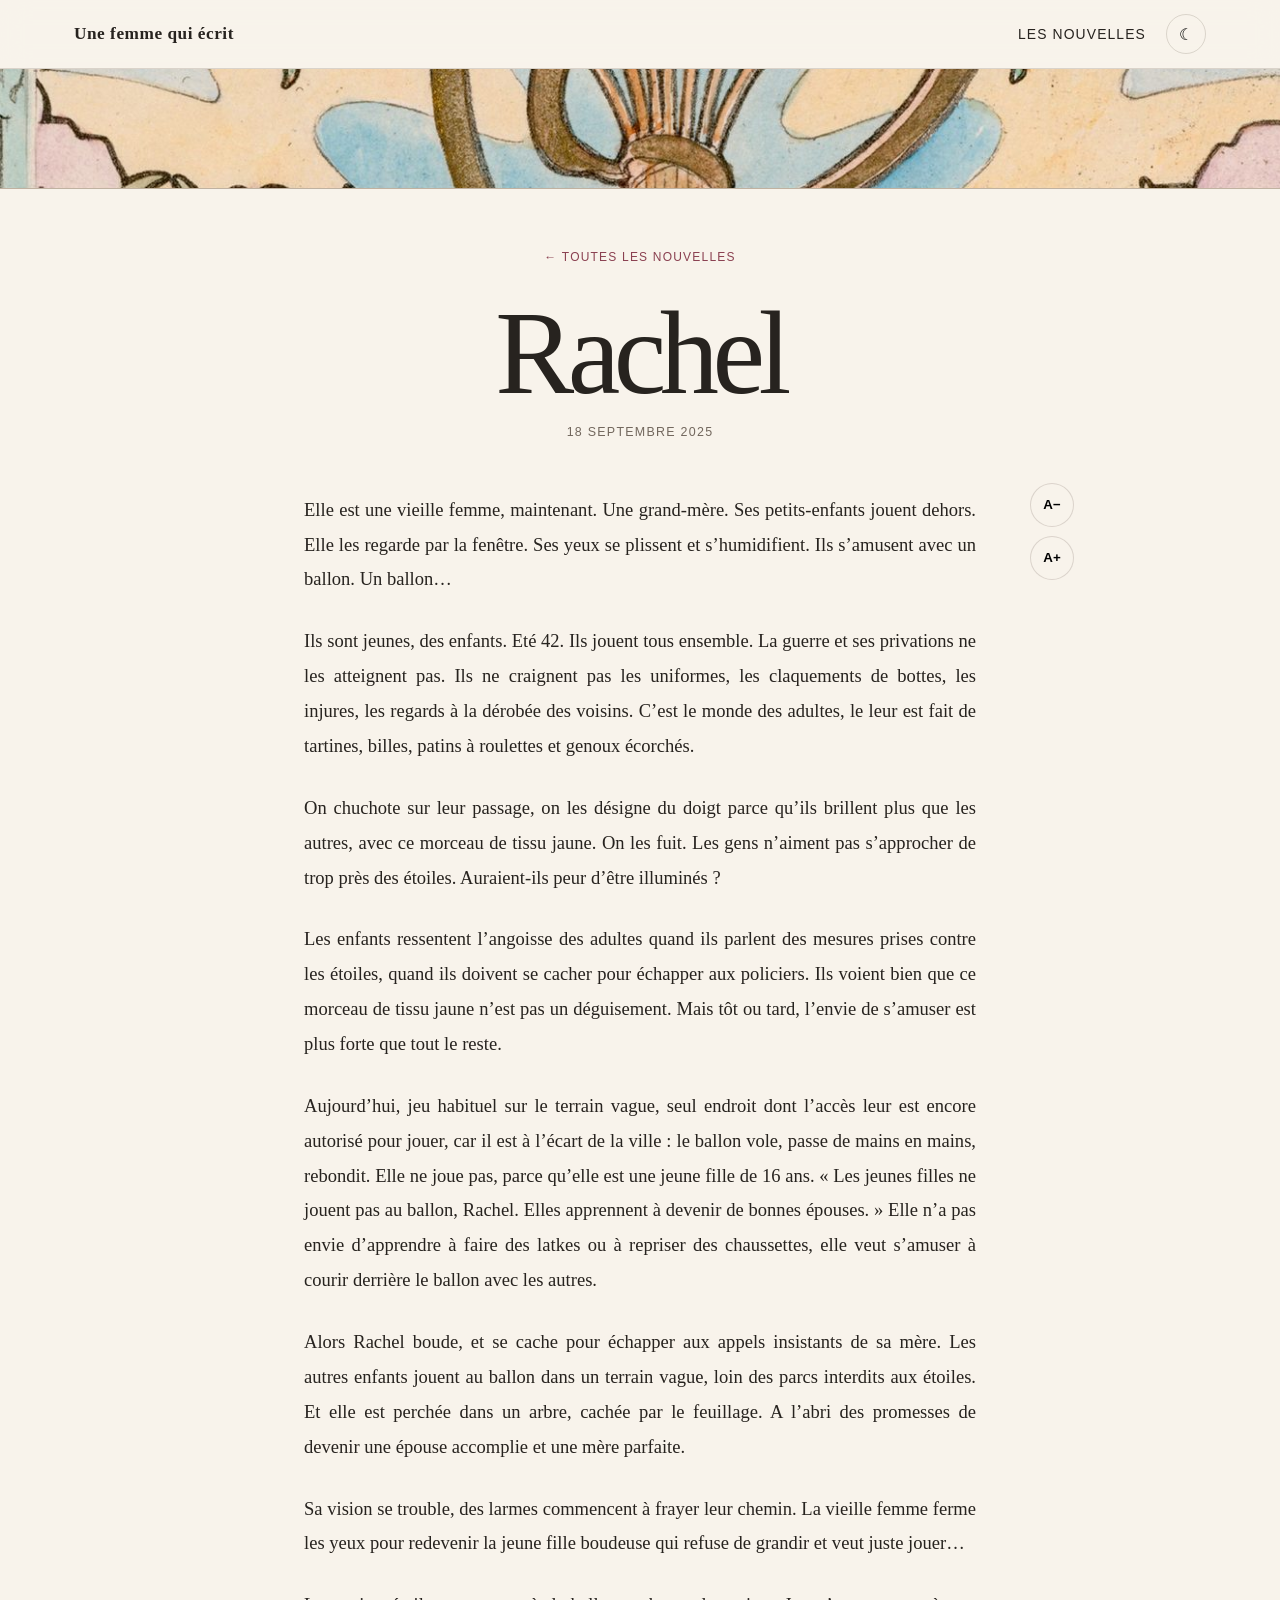
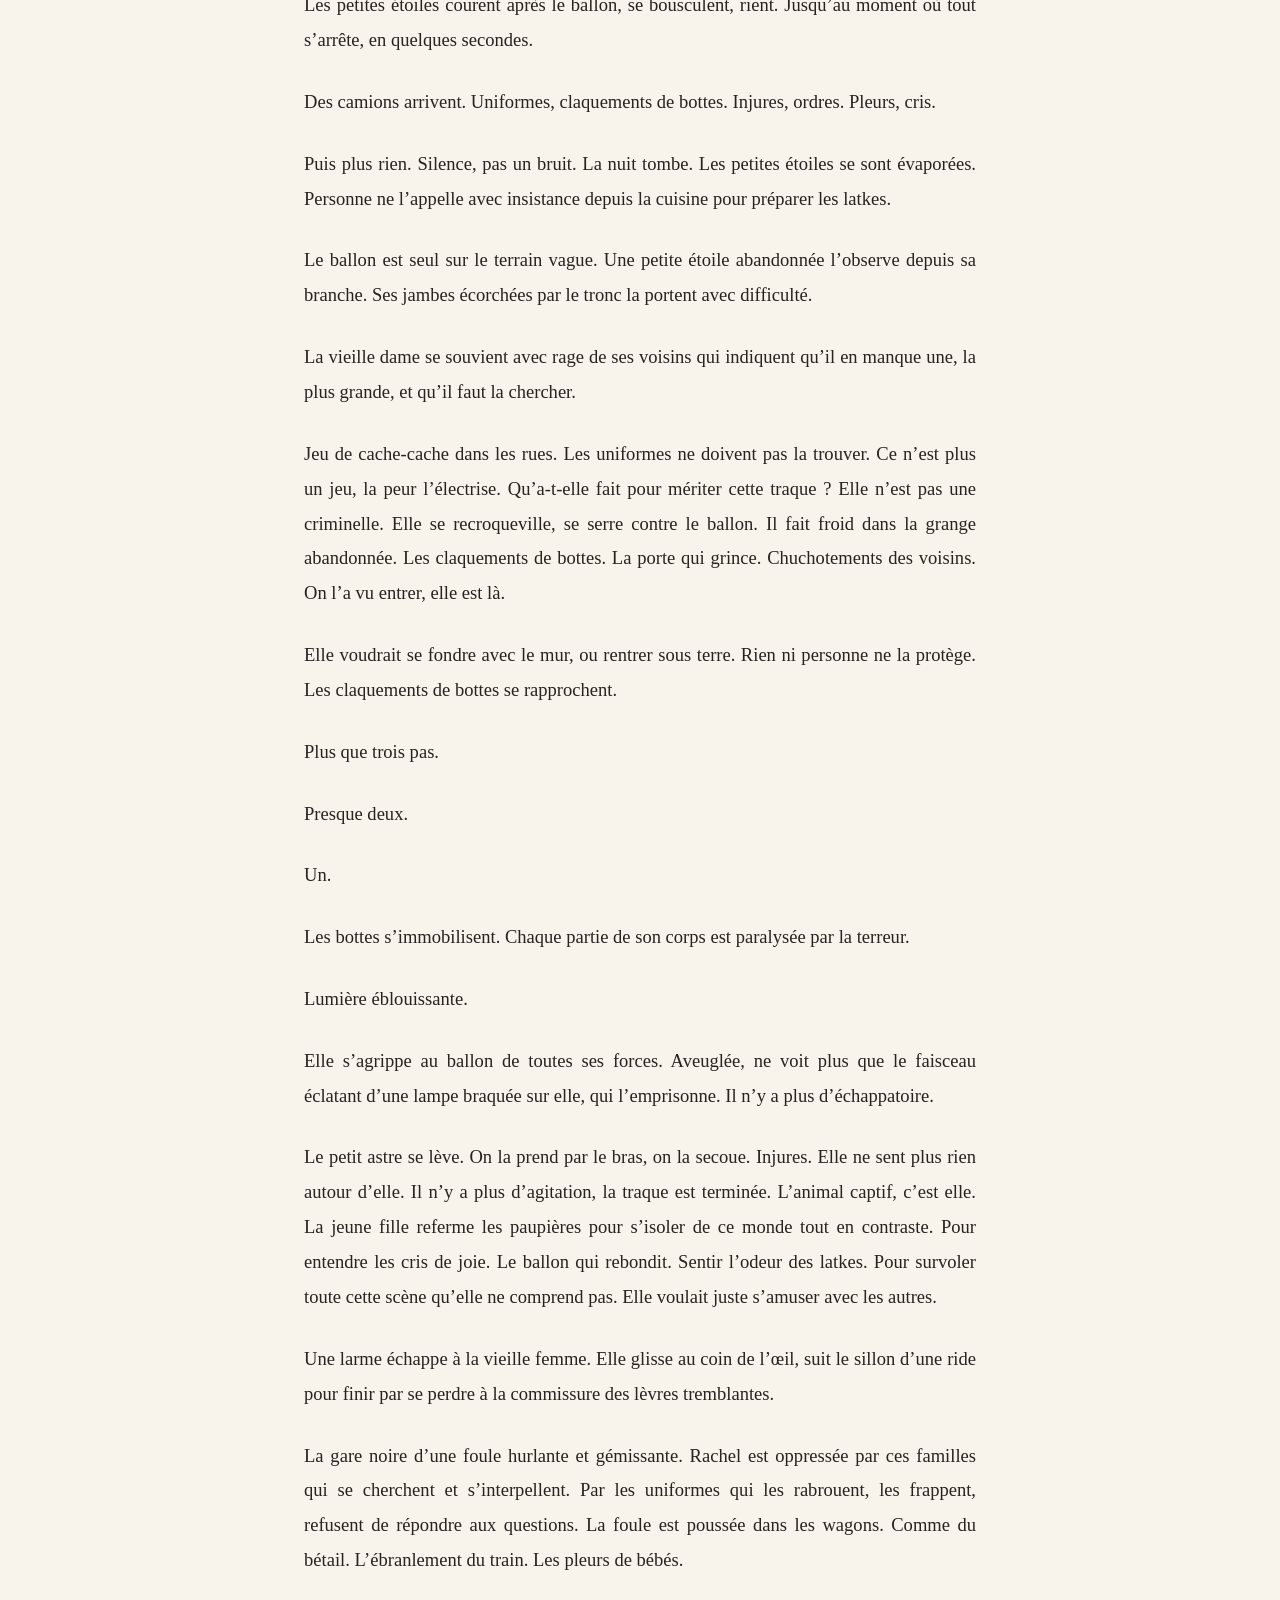
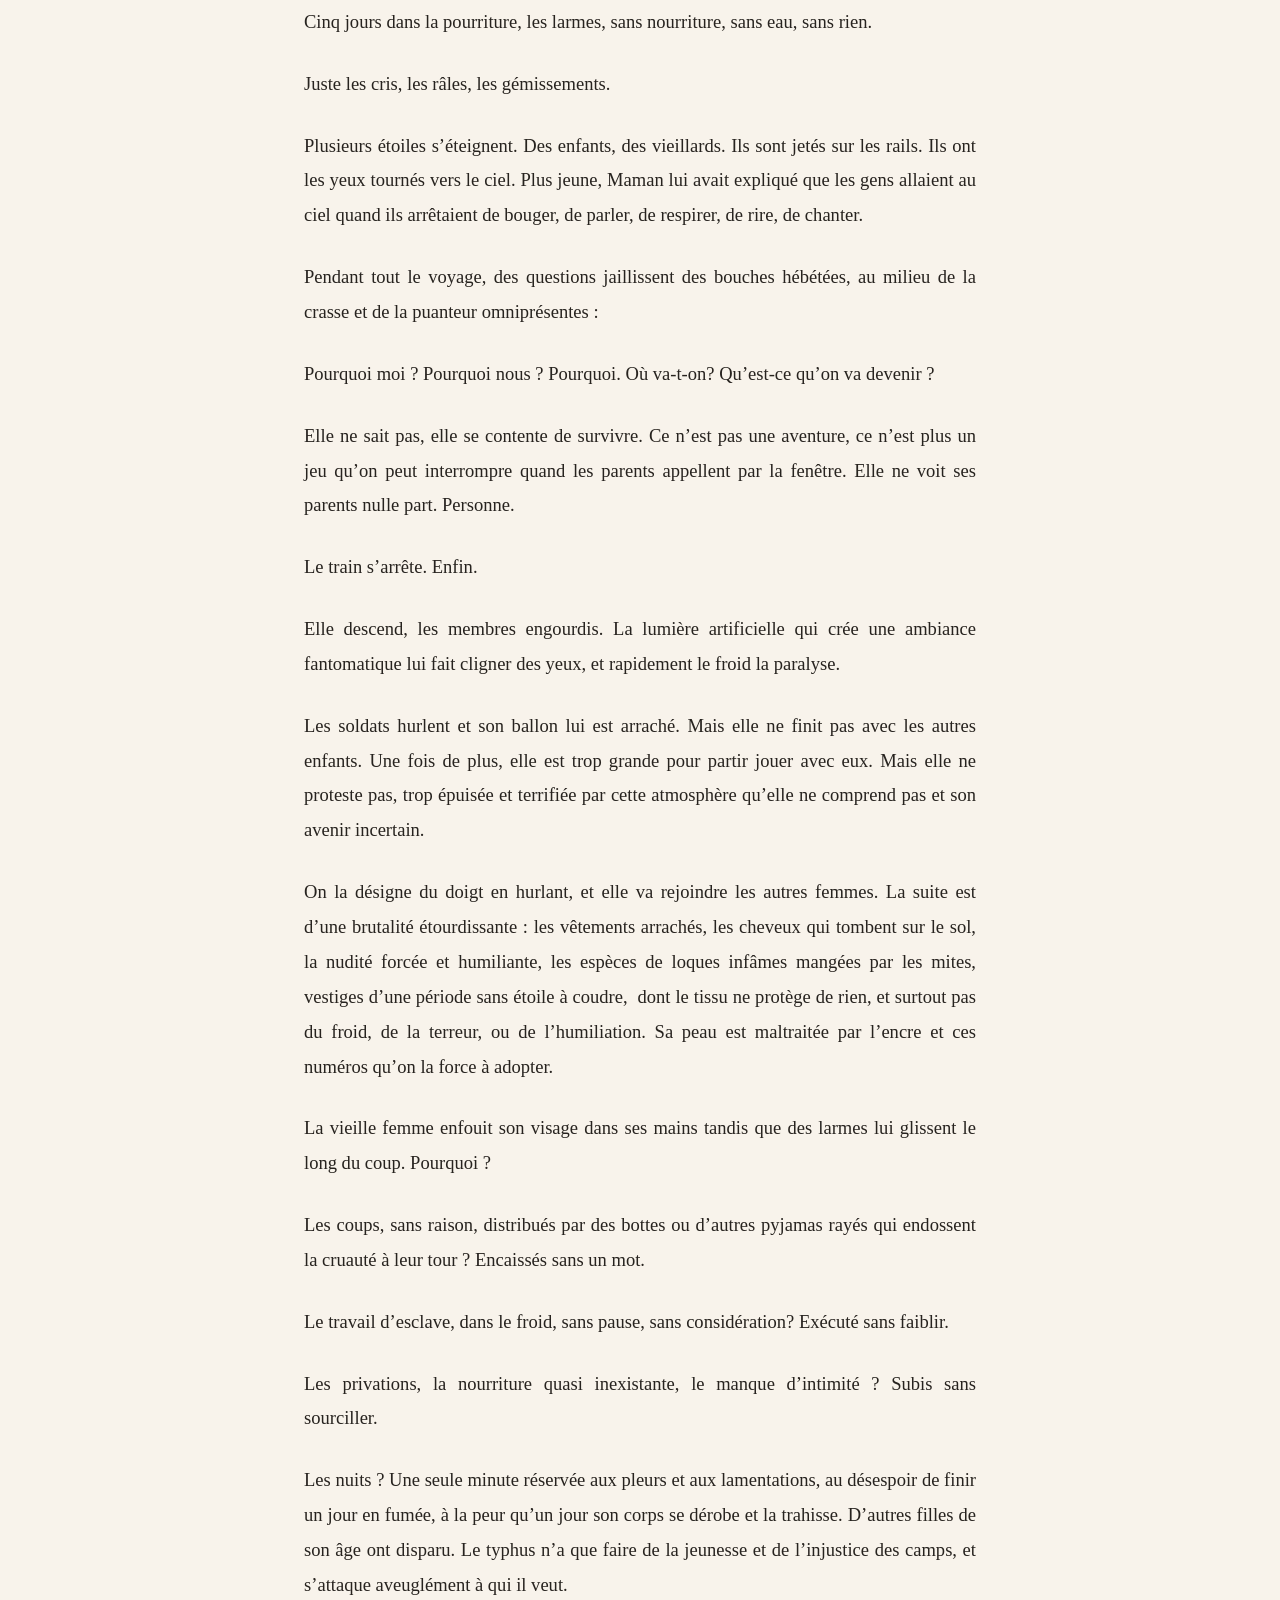
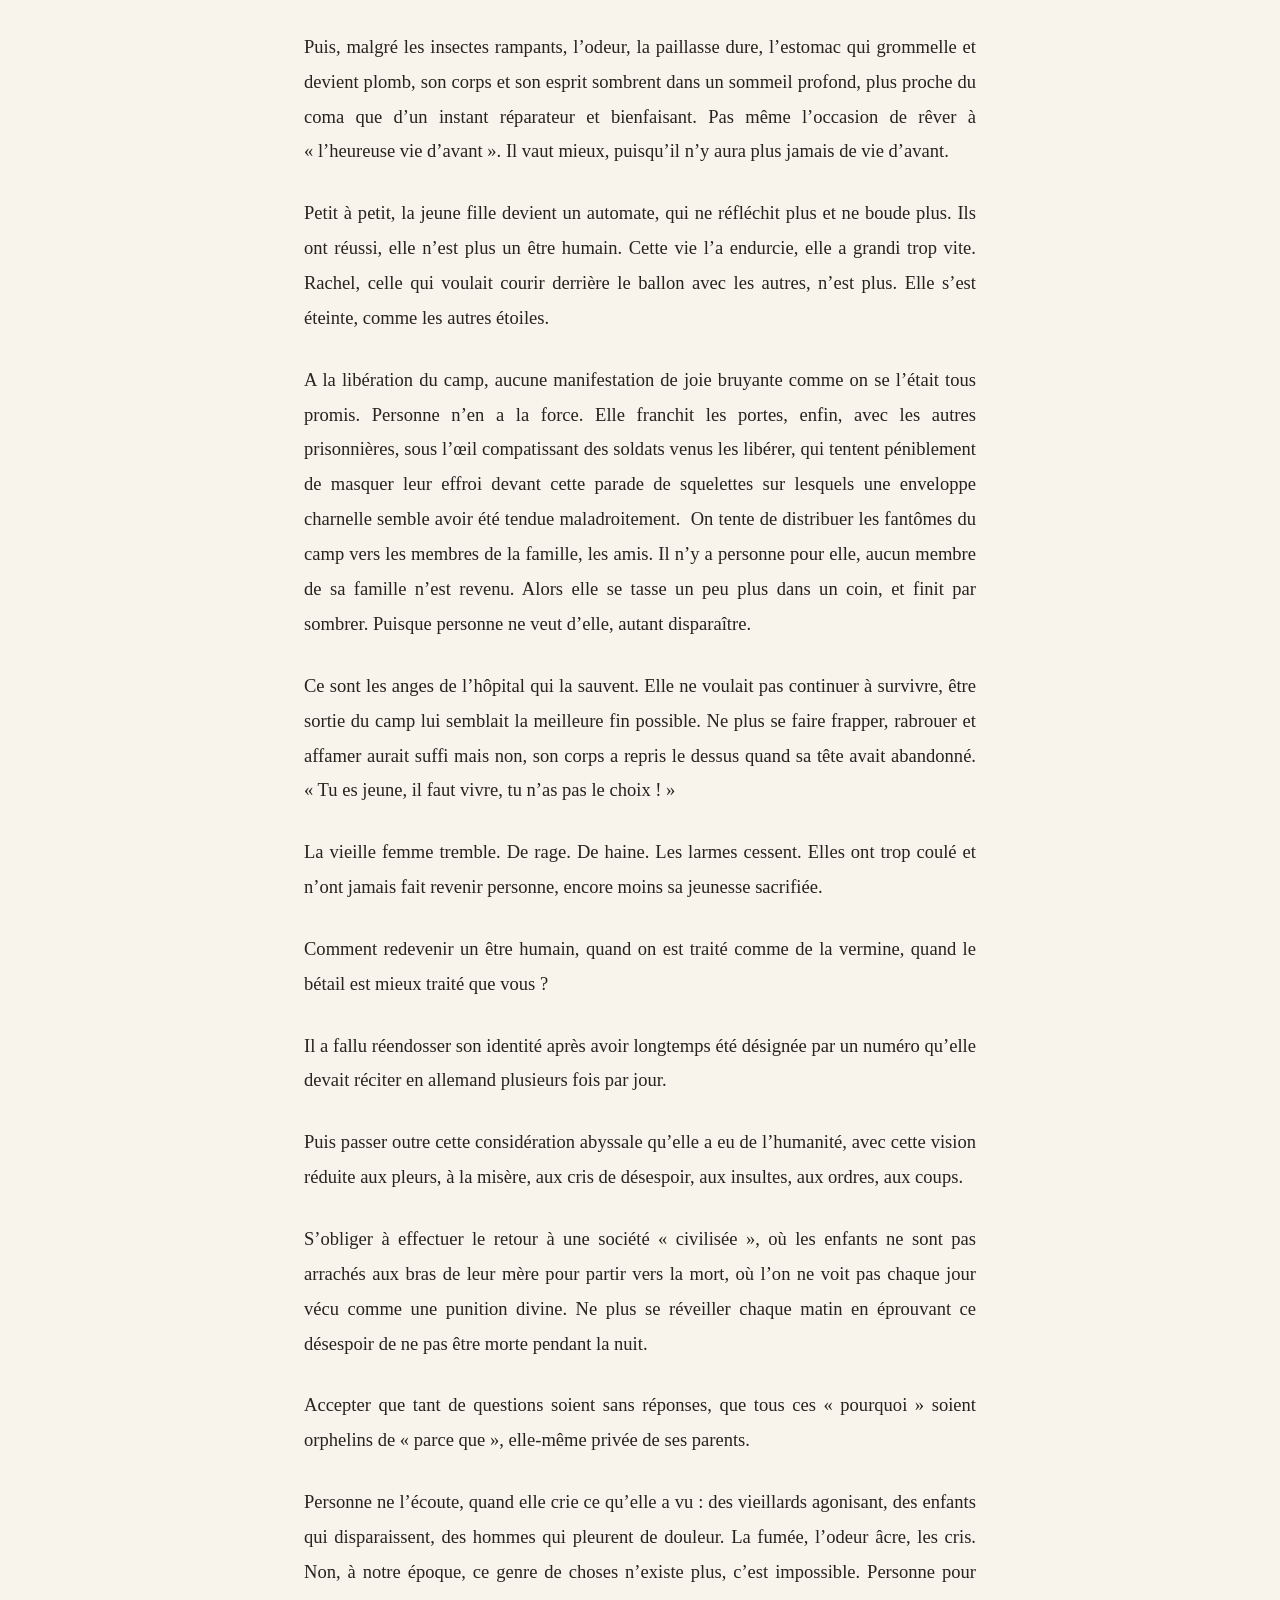
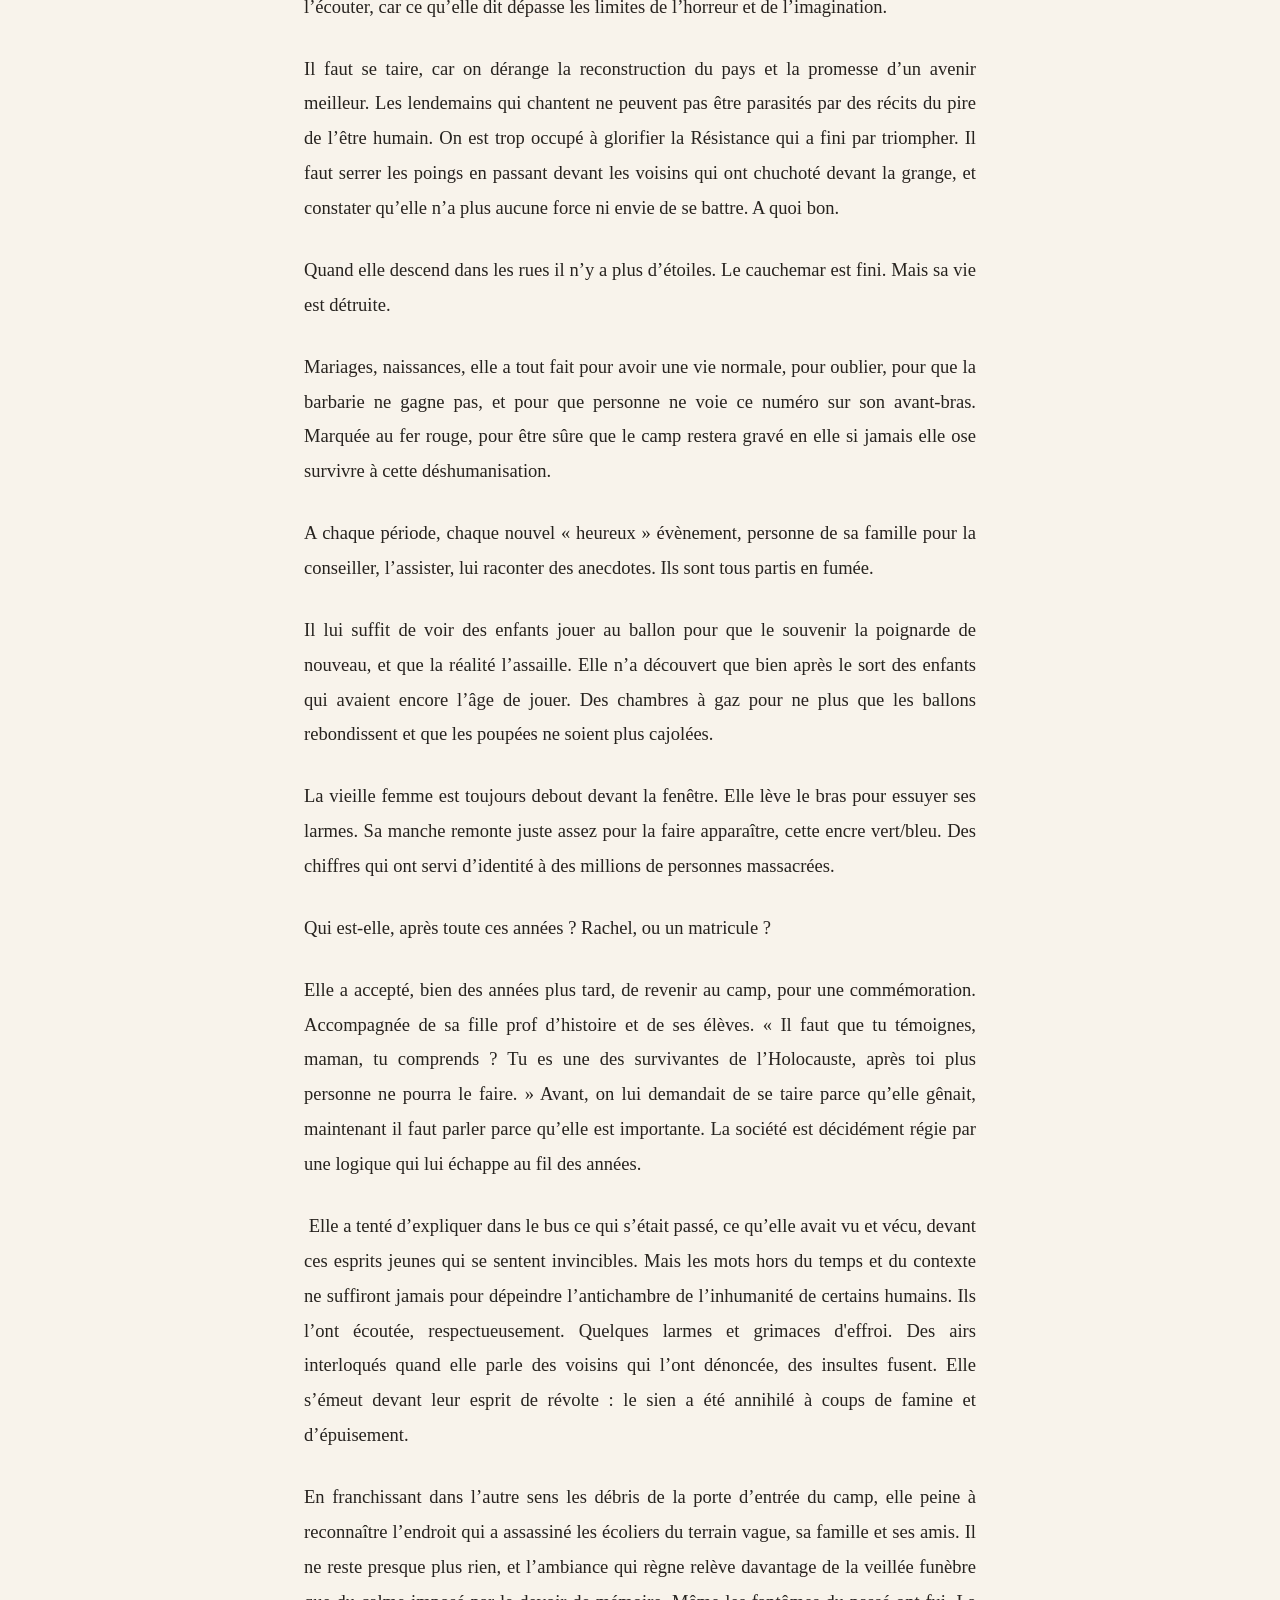
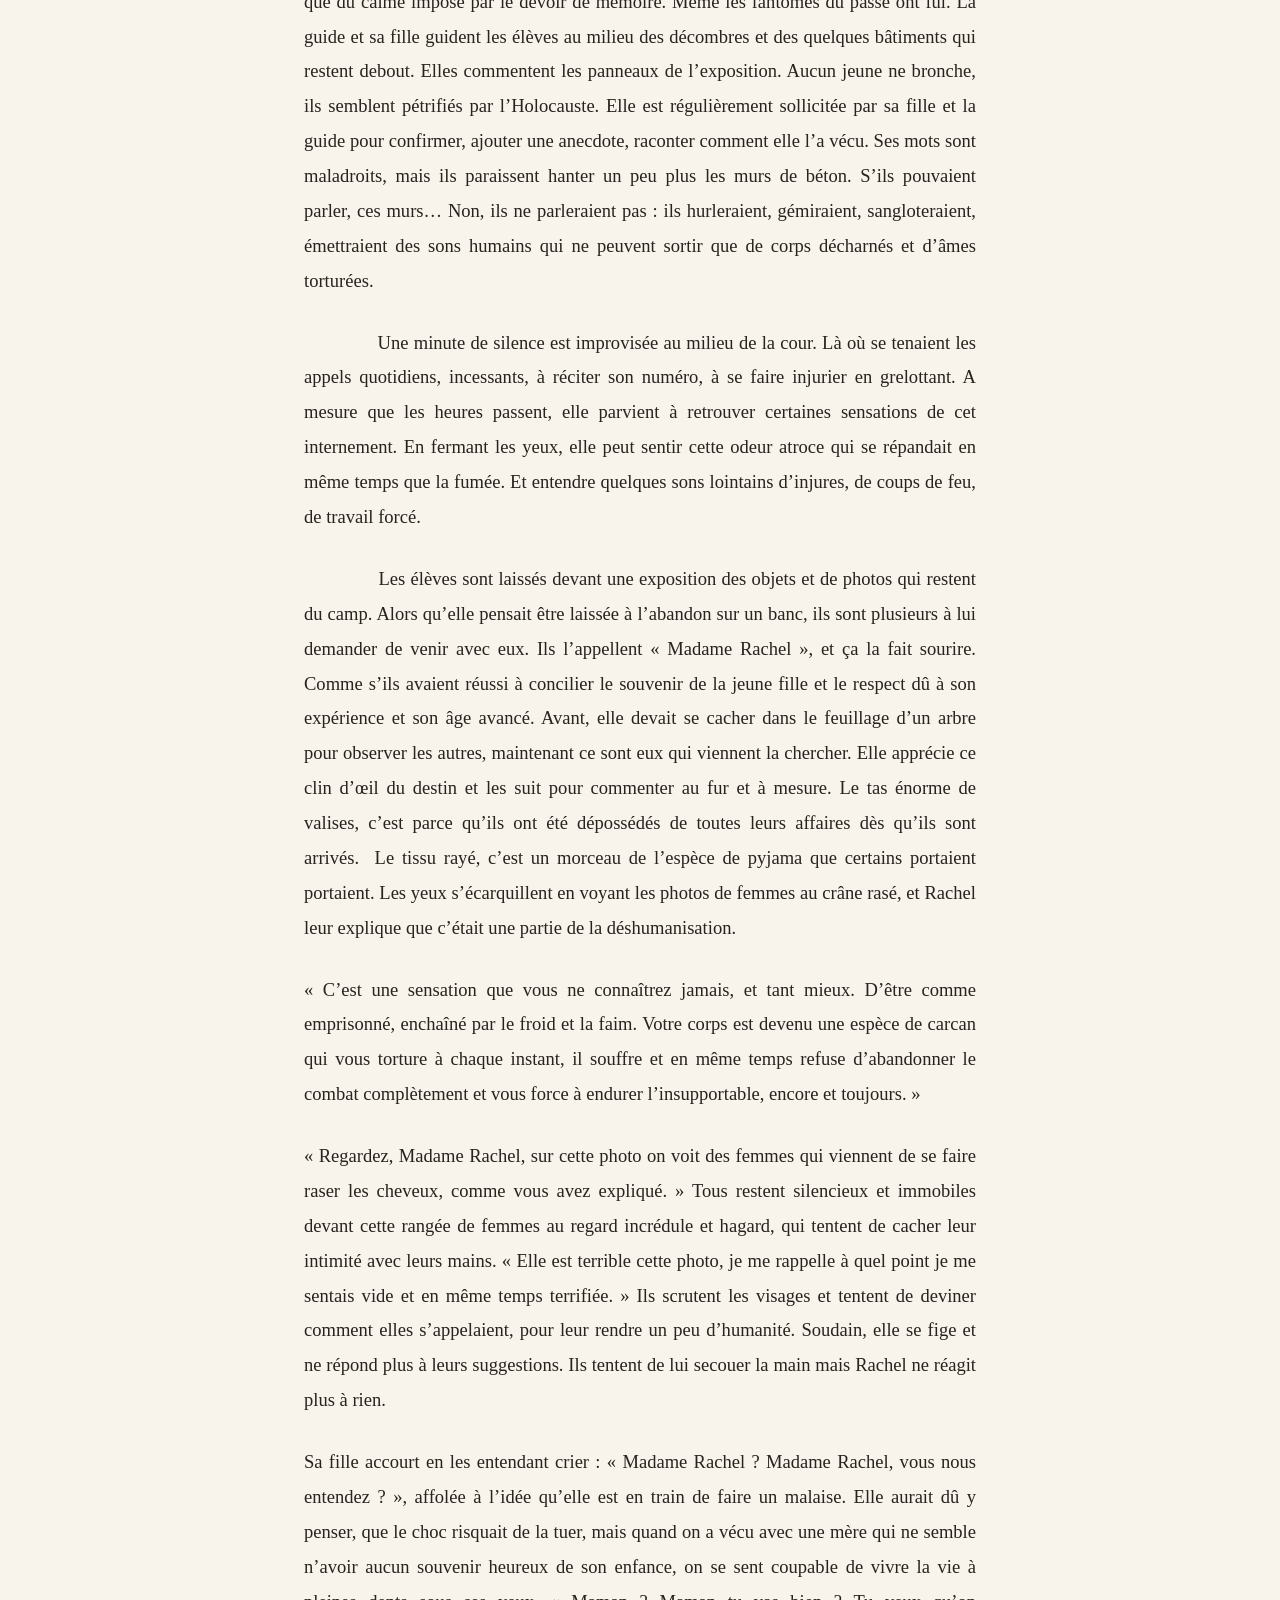
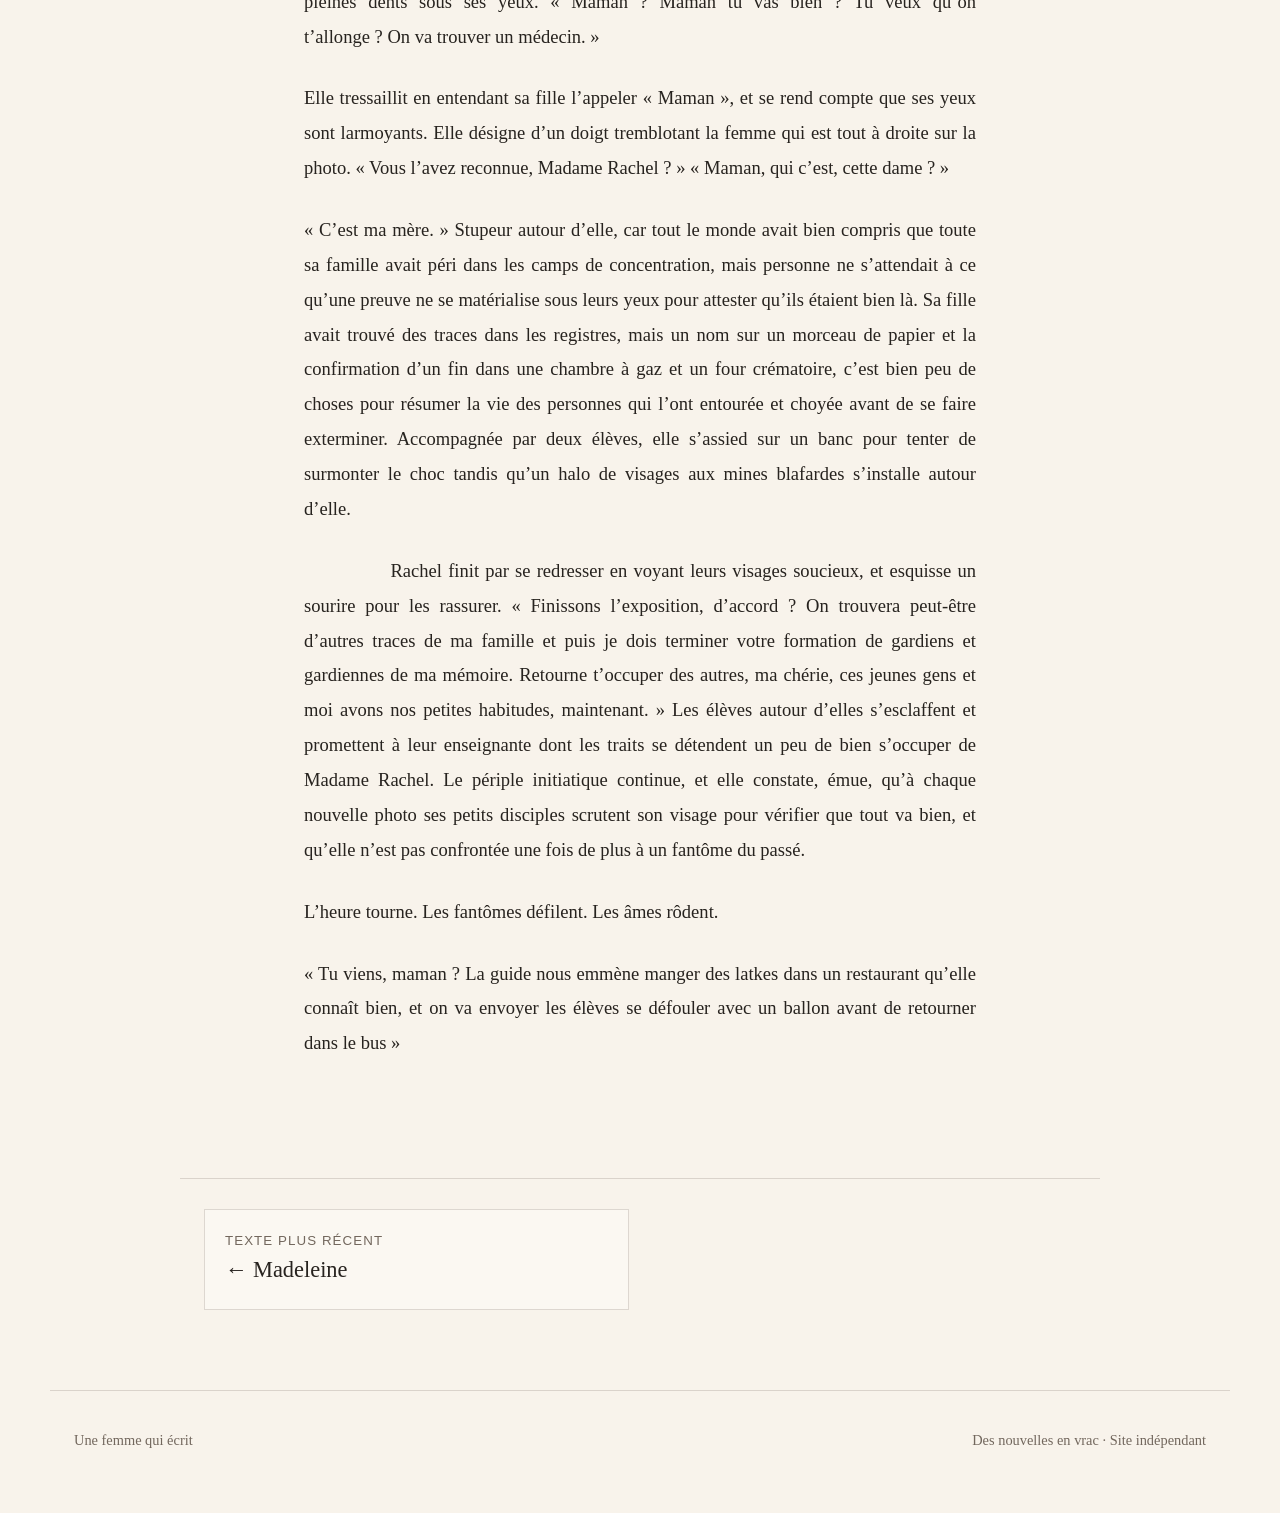
<file: nouvelles/rachel.html>
<!doctype html><html lang="fr"><head><meta charset="utf-8"><meta name="viewport" content="width=device-width,initial-scale=1"><meta name="description" content="Elle est une vieille femme, maintenant. Une grand-mère. Ses petits-enfants jouent dehors. Elle les regarde par la fenêtre. Ses yeux se plissent et s’humidifient. Ils s’amusent avec un ballon. Un ballon… Ils sont jeunes, des enfants. Eté 42. Ils jouent tous ensemble.…"><title>Rachel — Une femme qui écrit</title><link rel="icon" href="../assets/images/favicon.jpg"><link rel="stylesheet" href="../assets/css/style.css"></head><body>
<div class="reading-progress" aria-hidden="true"></div><a class="skip-link" href="#contenu">Aller au contenu</a>
<header class="site-header"><div class="header-inner">
<a class="brand" href="../index.html">Une femme qui écrit</a>
<nav class="nav" aria-label="Navigation principale"><a href="../index.html#nouvelles">Les nouvelles</a><button class="icon-btn" type="button" data-theme aria-label="Activer le mode sombre">☾</button></nav>
</div></header>
<main id="contenu"><section class="story-top-banner" aria-hidden="true"><img class="story-top-banner-image" src="../bandeau-wordpress.jpg" alt=""><div class="story-top-banner-overlay"></div></section><header class="story-hero"><a class="back-link" href="../index.html#nouvelles">← Toutes les nouvelles</a><h1>Rachel</h1><div class="story-meta">18 septembre 2025</div></header>
<div class="reading-tools" aria-label="Outils de lecture"><div class="tool-stack"><button type="button" data-font-minus aria-label="Réduire la taille du texte">A−</button><button type="button" data-font-plus aria-label="Agrandir la taille du texte">A+</button></div></div>
<article class="story-content"><p>Elle est une vieille femme, maintenant. Une grand-mère. Ses petits-enfants jouent dehors. Elle les regarde par la fenêtre. Ses yeux se plissent et s’humidifient. Ils s’amusent avec un ballon. Un ballon…</p>
<p>Ils sont jeunes, des enfants. Eté 42. Ils jouent tous ensemble. La guerre et ses privations ne les atteignent pas. Ils ne craignent pas les uniformes, les claquements de bottes, les injures, les regards à la dérobée des voisins. C’est le monde des adultes, le leur est fait de tartines, billes, patins à roulettes et genoux écorchés.</p>
<p>On chuchote sur leur passage, on les désigne du doigt parce qu’ils brillent plus que les autres, avec ce morceau de tissu jaune. On les fuit. Les gens n’aiment pas s’approcher de trop près des étoiles. Auraient-ils peur d’être illuminés ?</p>
<p>Les enfants ressentent l’angoisse des adultes quand ils parlent des mesures prises contre les étoiles, quand ils doivent se cacher pour échapper aux policiers. Ils voient bien que ce morceau de tissu jaune n’est pas un déguisement. Mais tôt ou tard, l’envie de s’amuser est plus forte que tout le reste.</p>
<p>Aujourd’hui, jeu habituel sur le terrain vague, seul endroit dont l’accès leur est encore autorisé pour jouer, car il est à l’écart de la ville : le ballon vole, passe de mains en mains, rebondit. Elle ne joue pas, parce qu’elle est une jeune fille de 16 ans. « Les jeunes filles ne jouent pas au ballon, Rachel. Elles apprennent à devenir de bonnes épouses. » Elle n’a pas envie d’apprendre à faire des latkes ou à repriser des chaussettes, elle veut s’amuser à courir derrière le ballon avec les autres.</p>
<p>Alors Rachel boude, et se cache pour échapper aux appels insistants de sa mère. Les autres enfants jouent au ballon dans un terrain vague, loin des parcs interdits aux étoiles. Et elle est perchée dans un arbre, cachée par le feuillage. A l’abri des promesses de devenir une épouse accomplie et une mère parfaite.</p>
<p>Sa vision se trouble, des larmes commencent à frayer leur chemin. La vieille femme ferme les yeux pour redevenir la jeune fille boudeuse qui refuse de grandir et veut juste jouer…</p>
<p>Les petites étoiles courent après le ballon, se bousculent, rient. Jusqu’au moment où tout s’arrête, en quelques secondes.</p>
<p>Des camions arrivent. Uniformes, claquements de bottes. Injures, ordres. Pleurs, cris.</p>
<p>Puis plus rien. Silence, pas un bruit. La nuit tombe. Les petites étoiles se sont évaporées. Personne ne l’appelle avec insistance depuis la cuisine pour préparer les latkes.</p>
<p>Le ballon est seul sur le terrain vague. Une petite étoile abandonnée l’observe depuis sa branche. Ses jambes écorchées par le tronc la portent avec difficulté.</p>
<p>La vieille dame se souvient avec rage de ses voisins qui indiquent qu’il en manque une, la plus grande, et qu’il faut la chercher.</p>
<p>Jeu de cache-cache dans les rues. Les uniformes ne doivent pas la trouver. Ce n’est plus un jeu, la peur l’électrise. Qu’a-t-elle fait pour mériter cette traque ? Elle n’est pas une criminelle. Elle se recroqueville, se serre contre le ballon. Il fait froid dans la grange abandonnée. Les claquements de bottes. La porte qui grince. Chuchotements des voisins. On l’a vu entrer, elle est là.</p>
<p>Elle voudrait se fondre avec le mur, ou rentrer sous terre. Rien ni personne ne la protège. Les claquements de bottes se rapprochent.</p>
<p>Plus que trois pas.</p>
<p>Presque deux.</p>
<p>Un.</p>
<p>Les bottes s’immobilisent. Chaque partie de son corps est paralysée par la terreur.</p>
<p>Lumière éblouissante.</p>
<p>Elle s’agrippe au ballon de toutes ses forces. Aveuglée, ne voit plus que le faisceau éclatant d’une lampe braquée sur elle, qui l’emprisonne. Il n’y a plus d’échappatoire.</p>
<p>Le petit astre se lève. On la prend par le bras, on la secoue. Injures. Elle ne sent plus rien autour d’elle. Il n’y a plus d’agitation, la traque est terminée. L’animal captif, c’est elle. La jeune fille referme les paupières pour s’isoler de ce monde tout en contraste. Pour entendre les cris de joie. Le ballon qui rebondit. Sentir l’odeur des latkes. Pour survoler toute cette scène qu’elle ne comprend pas. Elle voulait juste s’amuser avec les autres.</p>
<p>Une larme échappe à la vieille femme. Elle glisse au coin de l’œil, suit le sillon d’une ride pour finir par se perdre à la commissure des lèvres tremblantes.</p>
<p>La gare noire d’une foule hurlante et gémissante. Rachel est oppressée par ces familles qui se cherchent et s’interpellent. Par les uniformes qui les rabrouent, les frappent, refusent de répondre aux questions. La foule est poussée dans les wagons. Comme du bétail. L’ébranlement du train. Les pleurs de bébés.</p>
<p>Cinq jours dans la pourriture, les larmes, sans nourriture, sans eau, sans rien.</p>
<p>Juste les cris, les râles, les gémissements.</p>
<p>Plusieurs étoiles s’éteignent. Des enfants, des vieillards. Ils sont jetés sur les rails. Ils ont les yeux tournés vers le ciel. Plus jeune, Maman lui avait expliqué que les gens allaient au ciel quand ils arrêtaient de bouger, de parler, de respirer, de rire, de chanter.</p>
<p>Pendant tout le voyage, des questions jaillissent des bouches hébétées, au milieu de la crasse et de la puanteur omniprésentes :</p>
<p>Pourquoi moi ? Pourquoi nous ? Pourquoi. Où va-t-on? Qu’est-ce qu’on va devenir ?</p>
<p>Elle ne sait pas, elle se contente de survivre. Ce n’est pas une aventure, ce n’est plus un jeu qu’on peut interrompre quand les parents appellent par la fenêtre. Elle ne voit ses parents nulle part. Personne.</p>
<p>Le train s’arrête. Enfin.</p>
<p>Elle descend, les membres engourdis. La lumière artificielle qui crée une ambiance fantomatique lui fait cligner des yeux, et rapidement le froid la paralyse.</p>
<p>Les soldats hurlent et son ballon lui est arraché. Mais elle ne finit pas avec les autres enfants. Une fois de plus, elle est trop grande pour partir jouer avec eux. Mais elle ne proteste pas, trop épuisée et terrifiée par cette atmosphère qu’elle ne comprend pas et son avenir incertain.</p>
<p>On la désigne du doigt en hurlant, et elle va rejoindre les autres femmes. La suite est d’une brutalité étourdissante : les vêtements arrachés, les cheveux qui tombent sur le sol, la nudité forcée et humiliante, les espèces de loques infâmes mangées par les mites, vestiges d’une période sans étoile à coudre,  dont le tissu ne protège de rien, et surtout pas du froid, de la terreur, ou de l’humiliation. Sa peau est maltraitée par l’encre et ces numéros qu’on la force à adopter.</p>
<p>La vieille femme enfouit son visage dans ses mains tandis que des larmes lui glissent le long du coup. Pourquoi ?</p>
<p>Les coups, sans raison, distribués par des bottes ou d’autres pyjamas rayés qui endossent la cruauté à leur tour ? Encaissés sans un mot.</p>
<p>Le travail d’esclave, dans le froid, sans pause, sans considération? Exécuté sans faiblir.</p>
<p>Les privations, la nourriture quasi inexistante, le manque d’intimité ? Subis sans sourciller.</p>
<p>Les nuits ? Une seule minute réservée aux pleurs et aux lamentations, au désespoir de finir un jour en fumée, à la peur qu’un jour son corps se dérobe et la trahisse. D’autres filles de son âge ont disparu. Le typhus n’a que faire de la jeunesse et de l’injustice des camps, et s’attaque aveuglément à qui il veut.</p>
<p>Puis, malgré les insectes rampants, l’odeur, la paillasse dure, l’estomac qui grommelle et devient plomb, son corps et son esprit sombrent dans un sommeil profond, plus proche du coma que d’un instant réparateur et bienfaisant. Pas même l’occasion de rêver à « l’heureuse vie d’avant ». Il vaut mieux, puisqu’il n’y aura plus jamais de vie d’avant.</p>
<p>Petit à petit, la jeune fille devient un automate, qui ne réfléchit plus et ne boude plus. Ils ont réussi, elle n’est plus un être humain. Cette vie l’a endurcie, elle a grandi trop vite. Rachel, celle qui voulait courir derrière le ballon avec les autres, n’est plus. Elle s’est éteinte, comme les autres étoiles.</p>
<p>A la libération du camp, aucune manifestation de joie bruyante comme on se l’était tous promis. Personne n’en a la force. Elle franchit les portes, enfin, avec les autres prisonnières, sous l’œil compatissant des soldats venus les libérer, qui tentent péniblement de masquer leur effroi devant cette parade de squelettes sur lesquels une enveloppe charnelle semble avoir été tendue maladroitement.  On tente de distribuer les fantômes du camp vers les membres de la famille, les amis. Il n’y a personne pour elle, aucun membre de sa famille n’est revenu. Alors elle se tasse un peu plus dans un coin, et finit par sombrer. Puisque personne ne veut d’elle, autant disparaître.</p>
<p>Ce sont les anges de l’hôpital qui la sauvent. Elle ne voulait pas continuer à survivre, être sortie du camp lui semblait la meilleure fin possible. Ne plus se faire frapper, rabrouer et affamer aurait suffi mais non, son corps a repris le dessus quand sa tête avait abandonné. « Tu es jeune, il faut vivre, tu n’as pas le choix ! »</p>
<p>La vieille femme tremble. De rage. De haine. Les larmes cessent. Elles ont trop coulé et n’ont jamais fait revenir personne, encore moins sa jeunesse sacrifiée.</p>
<p>Comment redevenir un être humain, quand on est traité comme de la vermine, quand le bétail est mieux traité que vous ?</p>
<p>Il a fallu réendosser son identité après avoir longtemps été désignée par un numéro qu’elle devait réciter en allemand plusieurs fois par jour.</p>
<p>Puis passer outre cette considération abyssale qu’elle a eu de l’humanité, avec cette vision réduite aux pleurs, à la misère, aux cris de désespoir, aux insultes, aux ordres, aux coups.</p>
<p>S’obliger à effectuer le retour à une société « civilisée », où les enfants ne sont pas arrachés aux bras de leur mère pour partir vers la mort, où l’on ne voit pas chaque jour vécu comme une punition divine. Ne plus se réveiller chaque matin en éprouvant ce désespoir de ne pas être morte pendant la nuit.</p>
<p>Accepter que tant de questions soient sans réponses, que tous ces « pourquoi » soient orphelins de « parce que », elle-même privée de ses parents.</p>
<p>Personne ne l’écoute, quand elle crie ce qu’elle a vu : des vieillards agonisant, des enfants qui disparaissent, des hommes qui pleurent de douleur. La fumée, l’odeur âcre, les cris. Non, à notre époque, ce genre de choses n’existe plus, c’est impossible. Personne pour l’écouter, car ce qu’elle dit dépasse les limites de l’horreur et de l’imagination.  </p>
<p>Il faut se taire, car on dérange la reconstruction du pays et la promesse d’un avenir meilleur. Les lendemains qui chantent ne peuvent pas être parasités par des récits du pire de l’être humain. On est trop occupé à glorifier la Résistance qui a fini par triompher. Il faut serrer les poings en passant devant les voisins qui ont chuchoté devant la grange, et constater qu’elle n’a plus aucune force ni envie de se battre. A quoi bon.</p>
<p>Quand elle descend dans les rues il n’y a plus d’étoiles. Le cauchemar est fini. Mais sa vie est détruite.</p>
<p>Mariages, naissances, elle a tout fait pour avoir une vie normale, pour oublier, pour que la barbarie ne gagne pas, et pour que personne ne voie ce numéro sur son avant-bras. Marquée au fer rouge, pour être sûre que le camp restera gravé en elle si jamais elle ose survivre à cette déshumanisation.</p>
<p>A chaque période, chaque nouvel « heureux » évènement, personne de sa famille pour la conseiller, l’assister, lui raconter des anecdotes. Ils sont tous partis en fumée.</p>
<p>Il lui suffit de voir des enfants jouer au ballon pour que le souvenir la poignarde de nouveau, et que la réalité l’assaille. Elle n’a découvert que bien après le sort des enfants qui avaient encore l’âge de jouer. Des chambres à gaz pour ne plus que les ballons rebondissent et que les poupées ne soient plus cajolées.  </p>
<p>La vieille femme est toujours debout devant la fenêtre. Elle lève le bras pour essuyer ses larmes. Sa manche remonte juste assez pour la faire apparaître, cette encre vert/bleu. Des chiffres qui ont servi d’identité à des millions de personnes massacrées.</p>
<p>Qui est-elle, après toute ces années ? Rachel, ou un matricule ?</p>
<p>Elle a accepté, bien des années plus tard, de revenir au camp, pour une commémoration. Accompagnée de sa fille prof d’histoire et de ses élèves. « Il faut que tu témoignes, maman, tu comprends ? Tu es une des survivantes de l’Holocauste, après toi plus personne ne pourra le faire. » Avant, on lui demandait de se taire parce qu’elle gênait, maintenant il faut parler parce qu’elle est importante. La société est décidément régie par une logique qui lui échappe au fil des années.</p>
<p> Elle a tenté d’expliquer dans le bus ce qui s’était passé, ce qu’elle avait vu et vécu, devant ces esprits jeunes qui se sentent invincibles. Mais les mots hors du temps et du contexte ne suffiront jamais pour dépeindre l’antichambre de l’inhumanité de certains humains. Ils l’ont écoutée, respectueusement. Quelques larmes et grimaces d'effroi. Des airs interloqués quand elle parle des voisins qui l’ont dénoncée, des insultes fusent. Elle s’émeut devant leur esprit de révolte : le sien a été annihilé à coups de famine et d’épuisement.</p>
<p>En franchissant dans l’autre sens les débris de la porte d’entrée du camp, elle peine à reconnaître l’endroit qui a assassiné les écoliers du terrain vague, sa famille et ses amis. Il ne reste presque plus rien, et l’ambiance qui règne relève davantage de la veillée funèbre que du calme imposé par le devoir de mémoire. Même les fantômes du passé ont fui. La guide et sa fille guident les élèves au milieu des décombres et des quelques bâtiments qui restent debout. Elles commentent les panneaux de l’exposition. Aucun jeune ne bronche, ils semblent pétrifiés par l’Holocauste. Elle est régulièrement sollicitée par sa fille et la guide pour confirmer, ajouter une anecdote, raconter comment elle l’a vécu. Ses mots sont maladroits, mais ils paraissent hanter un peu plus les murs de béton. S’ils pouvaient parler, ces murs… Non, ils ne parleraient pas : ils hurleraient, gémiraient, sangloteraient, émettraient des sons humains qui ne peuvent sortir que de corps décharnés et d’âmes torturées.</p>
<p>              Une minute de silence est improvisée au milieu de la cour. Là où se tenaient les appels quotidiens, incessants, à réciter son numéro, à se faire injurier en grelottant. A mesure que les heures passent, elle parvient à retrouver certaines sensations de cet internement. En fermant les yeux, elle peut sentir cette odeur atroce qui se répandait en même temps que la fumée. Et entendre quelques sons lointains d’injures, de coups de feu, de travail forcé.</p>
<p>              Les élèves sont laissés devant une exposition des objets et de photos qui restent du camp. Alors qu’elle pensait être laissée à l’abandon sur un banc, ils sont plusieurs à lui demander de venir avec eux. Ils l’appellent « Madame Rachel », et ça la fait sourire. Comme s’ils avaient réussi à concilier le souvenir de la jeune fille et le respect dû à son expérience et son âge avancé. Avant, elle devait se cacher dans le feuillage d’un arbre pour observer les autres, maintenant ce sont eux qui viennent la chercher. Elle apprécie ce clin d’œil du destin et les suit pour commenter au fur et à mesure. Le tas énorme de valises, c’est parce qu’ils ont été dépossédés de toutes leurs affaires dès qu’ils sont arrivés.  Le tissu rayé, c’est un morceau de l’espèce de pyjama que certains portaient portaient. Les yeux s’écarquillent en voyant les photos de femmes au crâne rasé, et Rachel leur explique que c’était une partie de la déshumanisation.</p>
<p>« C’est une sensation que vous ne connaîtrez jamais, et tant mieux. D’être comme emprisonné, enchaîné par le froid et la faim. Votre corps est devenu une espèce de carcan qui vous torture à chaque instant, il souffre et en même temps refuse d’abandonner le combat complètement et vous force à endurer l’insupportable, encore et toujours. »</p>
<p>« Regardez, Madame Rachel, sur cette photo on voit des femmes qui viennent de se faire raser les cheveux, comme vous avez expliqué. » Tous restent silencieux et immobiles devant cette rangée de femmes au regard incrédule et hagard, qui tentent de cacher leur intimité avec leurs mains. « Elle est terrible cette photo, je me rappelle à quel point je me sentais vide et en même temps terrifiée. » Ils scrutent les visages et tentent de deviner comment elles s’appelaient, pour leur rendre un peu d’humanité. Soudain, elle se fige et ne répond plus à leurs suggestions. Ils tentent de lui secouer la main mais Rachel ne réagit plus à rien.</p>
<p>Sa fille accourt en les entendant crier : « Madame Rachel ? Madame Rachel, vous nous entendez ? », affolée à l’idée qu’elle est en train de faire un malaise. Elle aurait dû y penser, que le choc risquait de la tuer, mais quand on a vécu avec une mère qui ne semble n’avoir aucun souvenir heureux de son enfance, on se sent coupable de vivre la vie à pleines dents sous ses yeux. « Maman ? Maman tu vas bien ? Tu veux qu’on t’allonge ? On va trouver un médecin. »</p>
<p>Elle tressaillit en entendant sa fille l’appeler « Maman », et se rend compte que ses yeux sont larmoyants. Elle désigne d’un doigt tremblotant la femme qui est tout à droite sur la photo. « Vous l’avez reconnue, Madame Rachel ? » « Maman, qui c’est, cette dame ? »</p>
<p>« C’est ma mère. » Stupeur autour d’elle, car tout le monde avait bien compris que toute sa famille avait péri dans les camps de concentration, mais personne ne s’attendait à ce qu’une preuve ne se matérialise sous leurs yeux pour attester qu’ils étaient bien là. Sa fille avait trouvé des traces dans les registres, mais un nom sur un morceau de papier et la confirmation d’un fin dans une chambre à gaz et un four crématoire, c’est bien peu de choses pour résumer la vie des personnes qui l’ont entourée et choyée avant de se faire exterminer. Accompagnée par deux élèves, elle s’assied sur un banc pour tenter de surmonter le choc tandis qu’un halo de visages aux mines blafardes s’installe autour d’elle.</p>
<p>              Rachel finit par se redresser en voyant leurs visages soucieux, et esquisse un sourire pour les rassurer. « Finissons l’exposition, d’accord ? On trouvera peut-être d’autres traces de ma famille et puis je dois terminer votre formation de gardiens et gardiennes de ma mémoire. Retourne t’occuper des autres, ma chérie, ces jeunes gens et moi avons nos petites habitudes, maintenant. » Les élèves autour d’elles s’esclaffent et promettent à leur enseignante dont les traits se détendent un peu de bien s’occuper de Madame Rachel. Le périple initiatique continue, et elle constate, émue, qu’à chaque nouvelle photo ses petits disciples scrutent son visage pour vérifier que tout va bien, et qu’elle n’est pas confrontée une fois de plus à un fantôme du passé.</p>
<p>L’heure tourne. Les fantômes défilent. Les âmes rôdent.</p>
<p>« Tu viens, maman ? La guide nous emmène manger des latkes dans un restaurant qu’elle connaît bien, et on va envoyer les élèves se défouler avec un ballon avant de retourner dans le bus »</p></article><nav class="story-nav" aria-label="Nouvelles précédente et suivante"><a href="madeleine.html"><small>Texte plus récent</small><strong>← Madeleine</strong></a><span></span></nav></main><footer class="site-footer"><span>Une femme qui écrit</span><span>Des nouvelles en vrac · Site indépendant</span></footer><script src="../assets/js/main.js"></script></body></html>
</file>
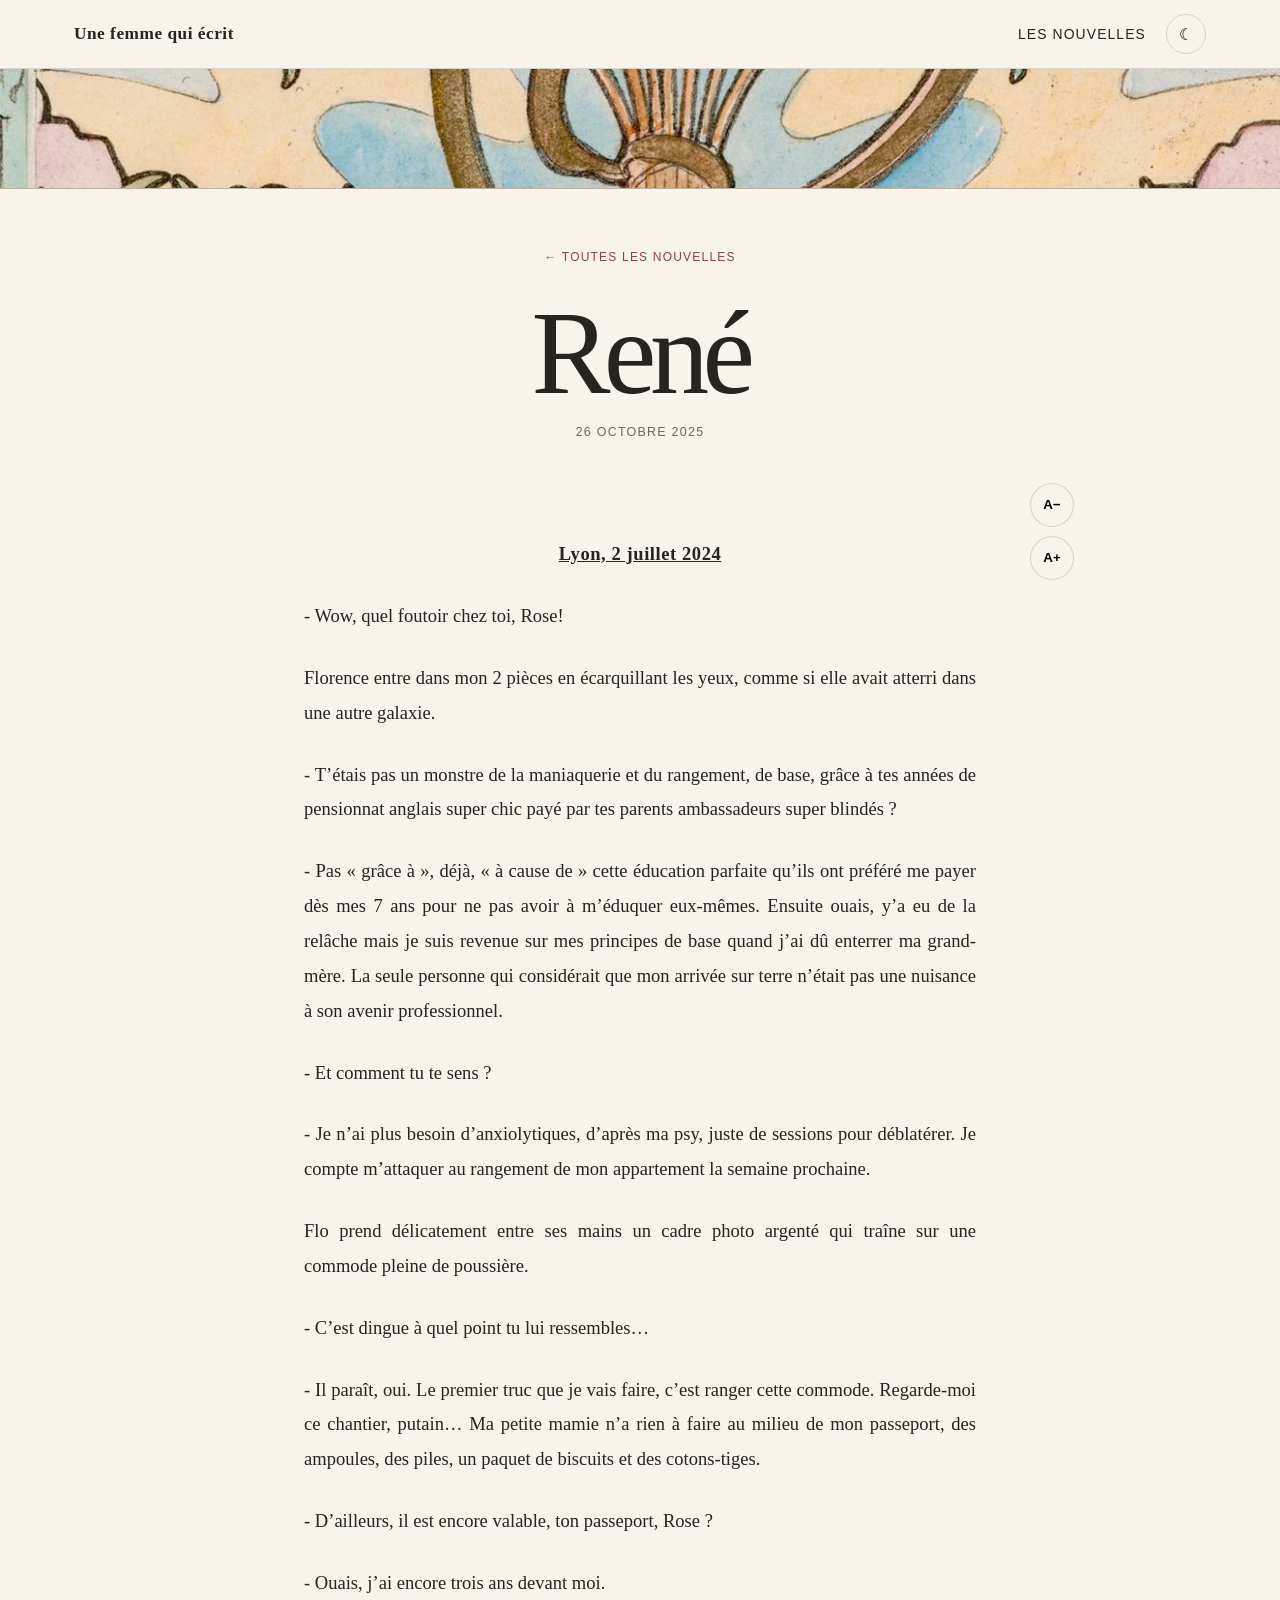
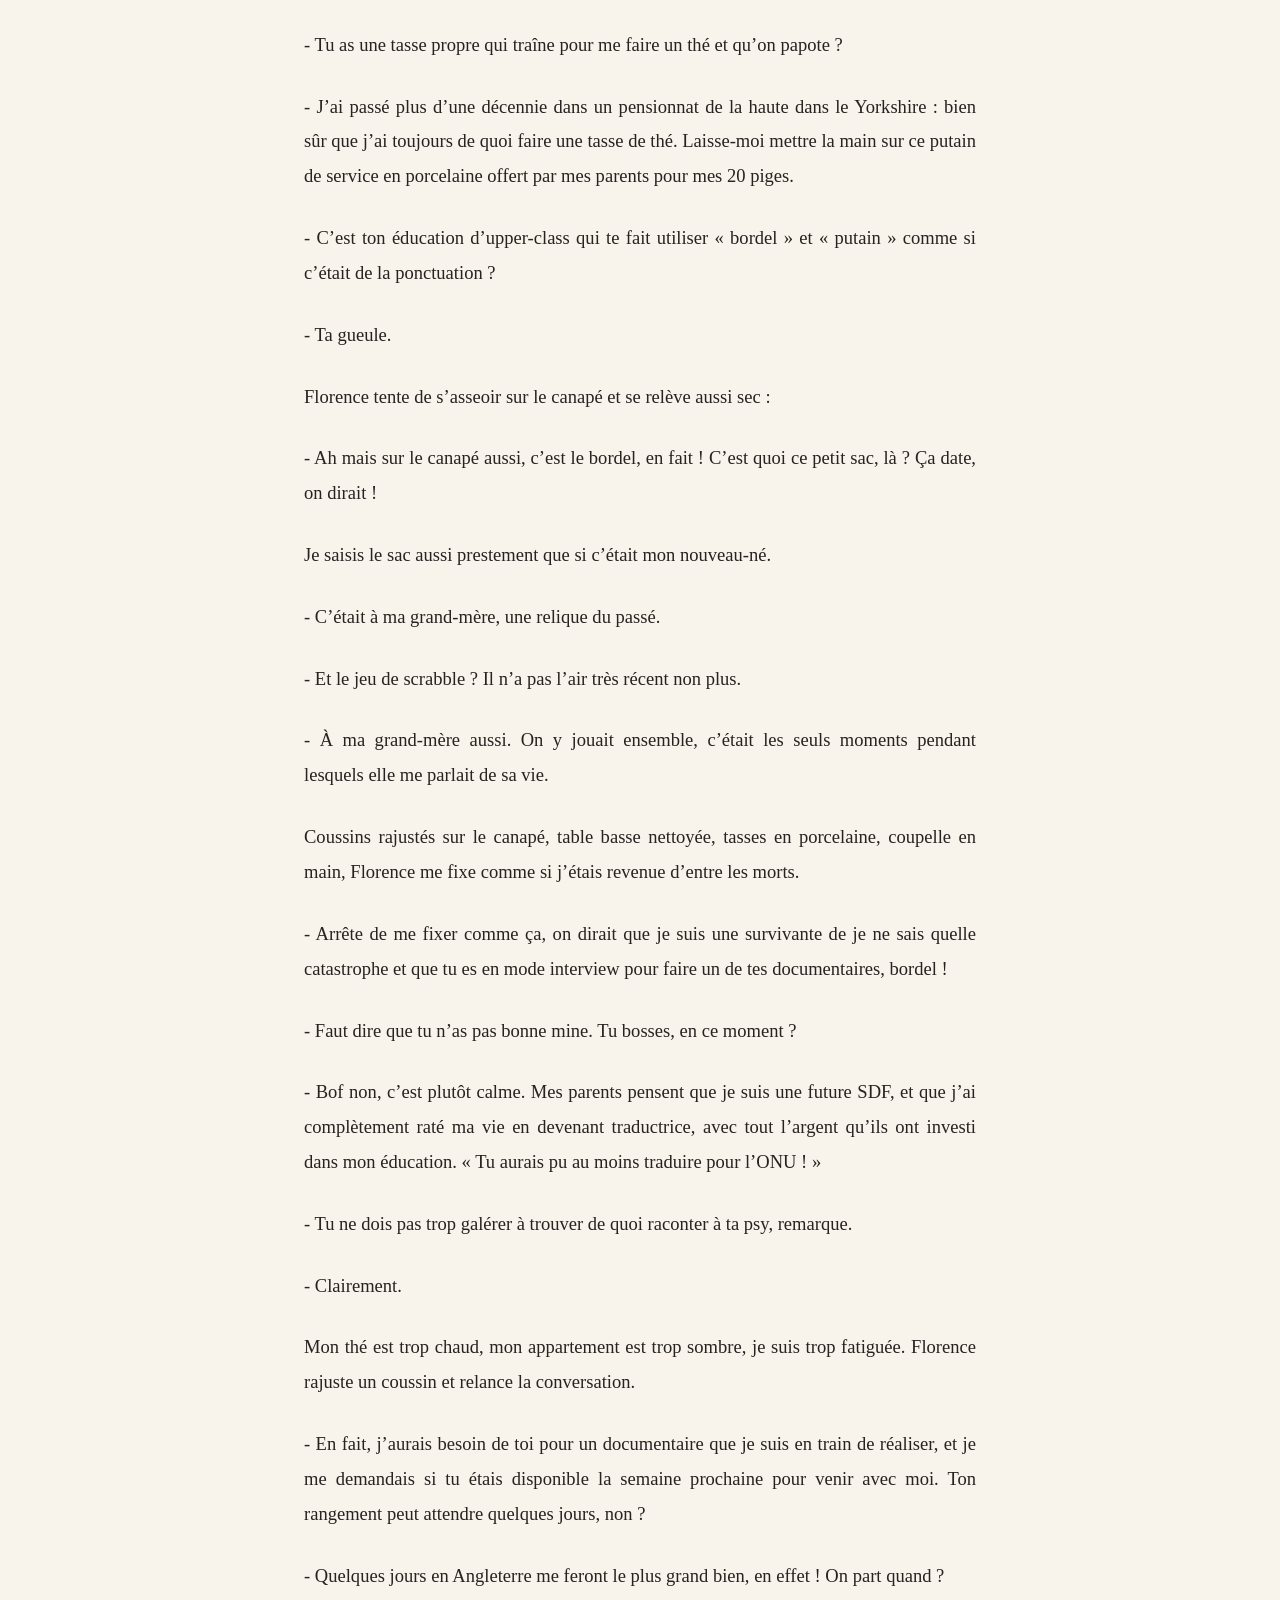
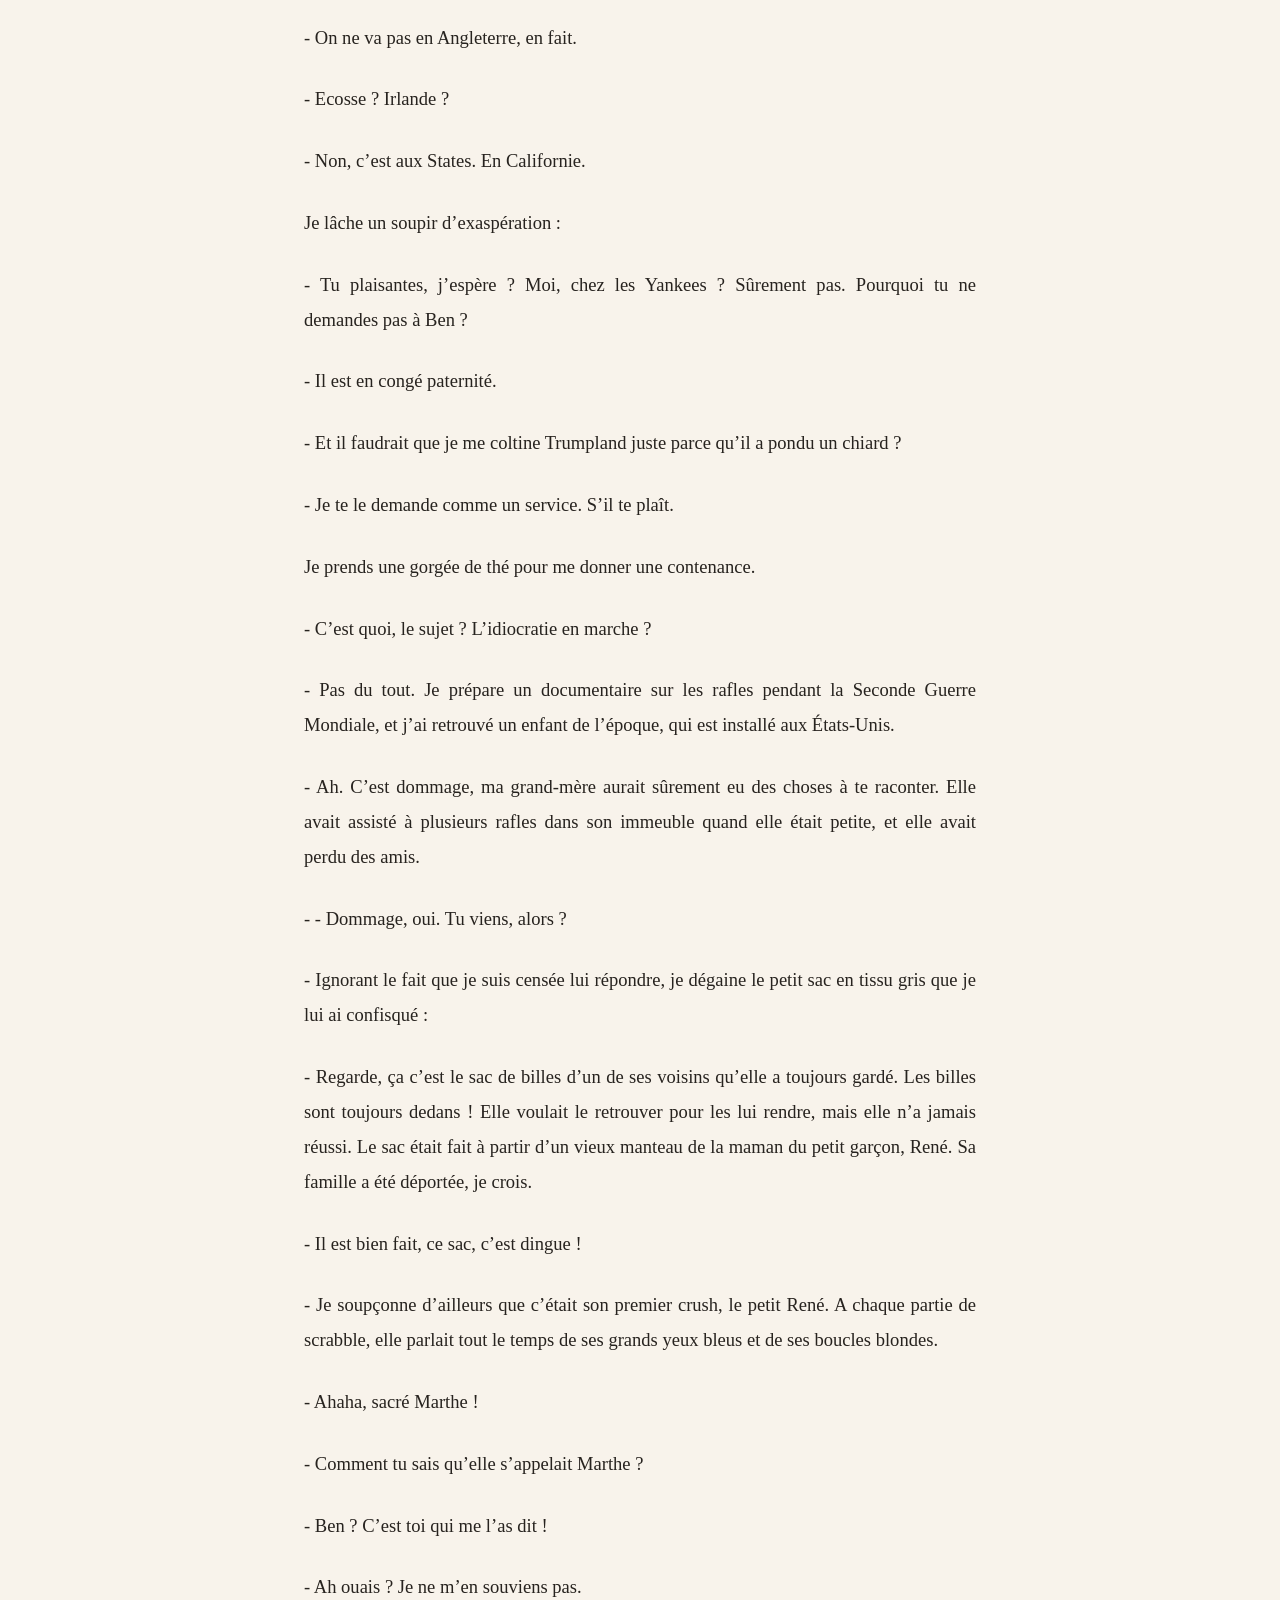
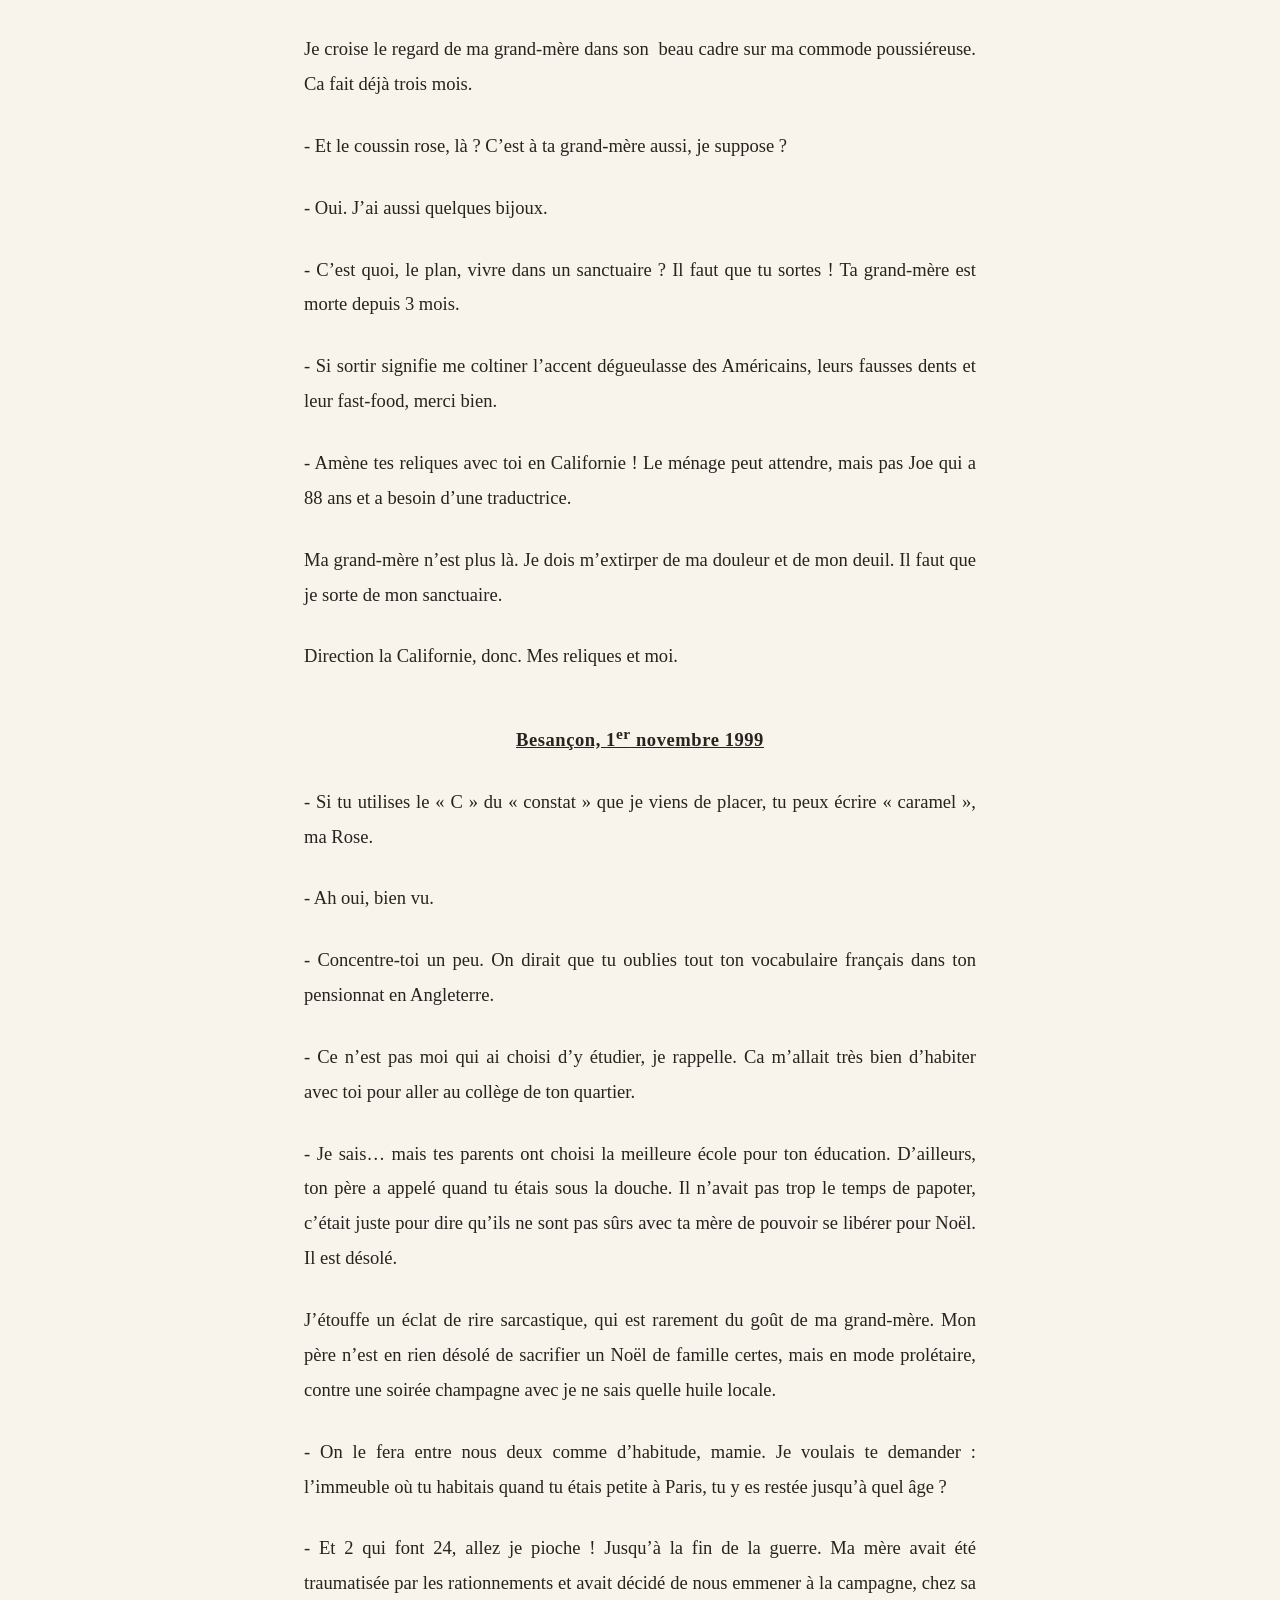
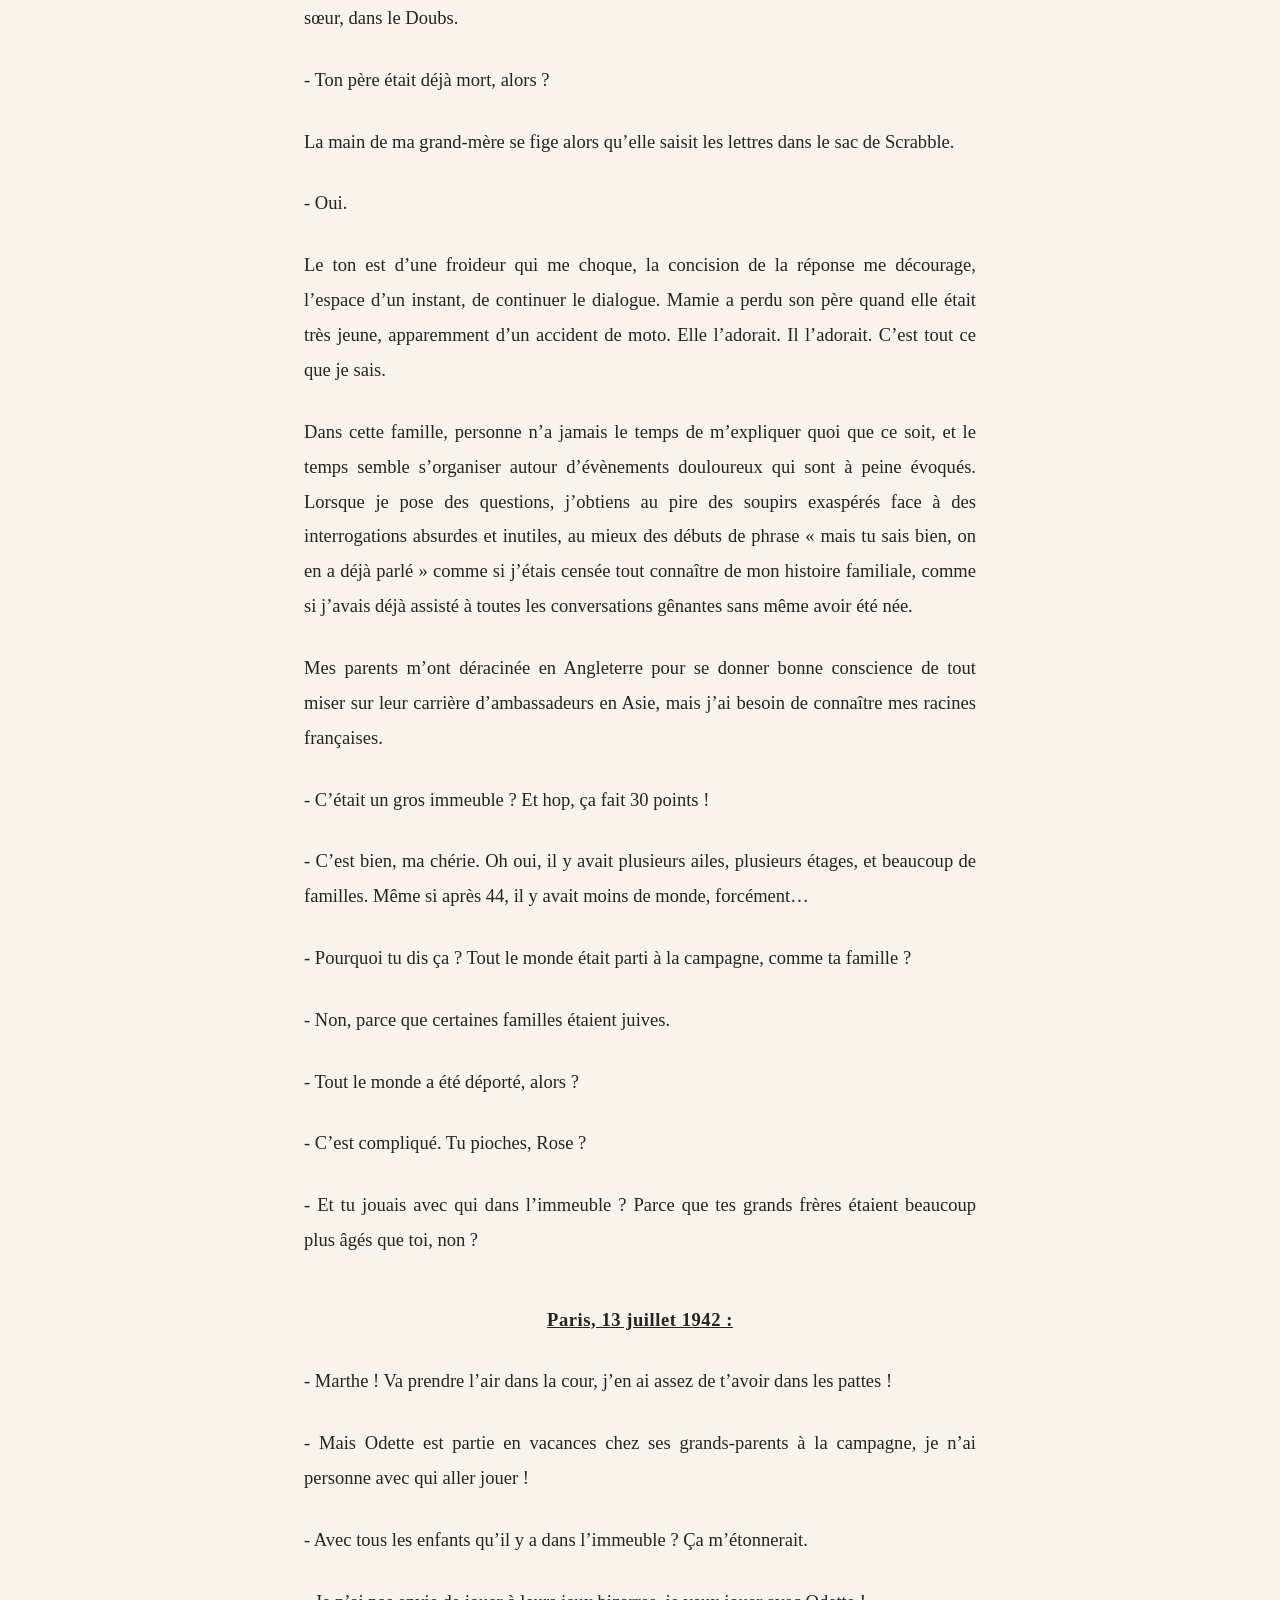
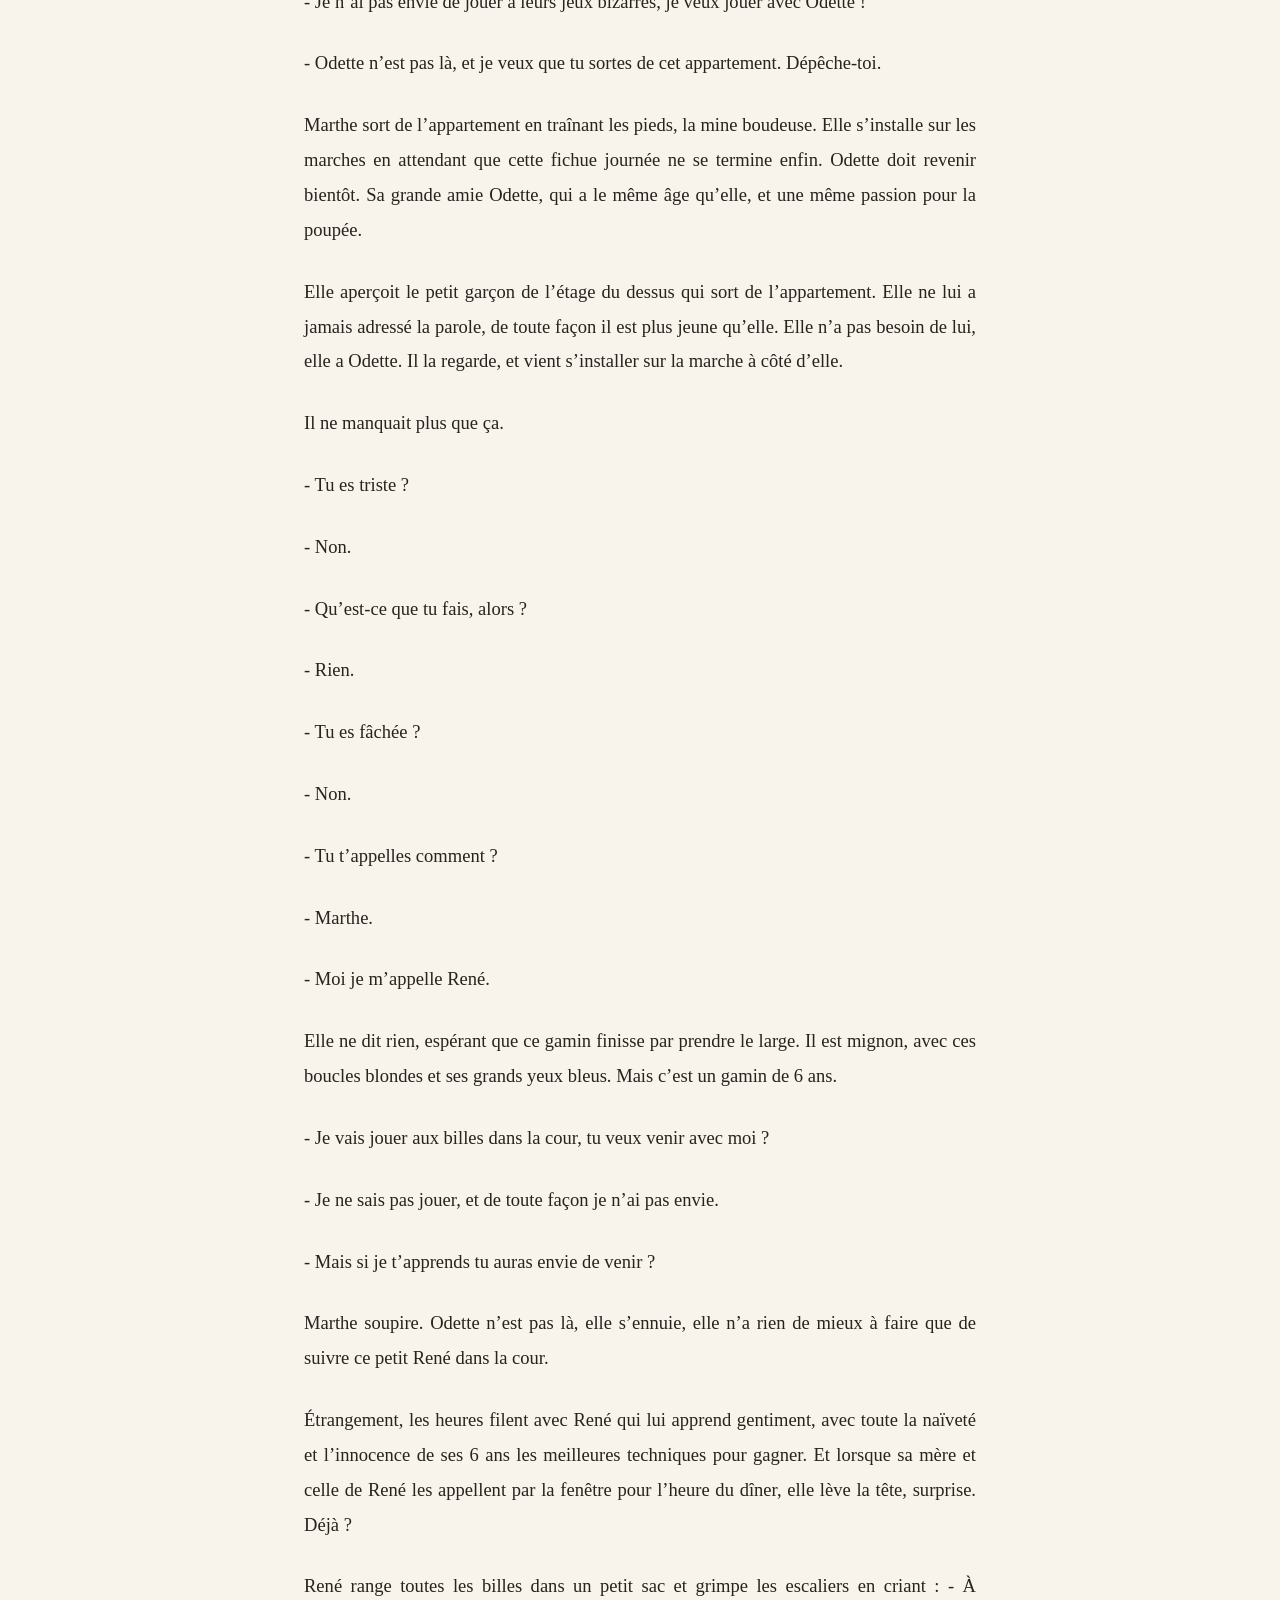
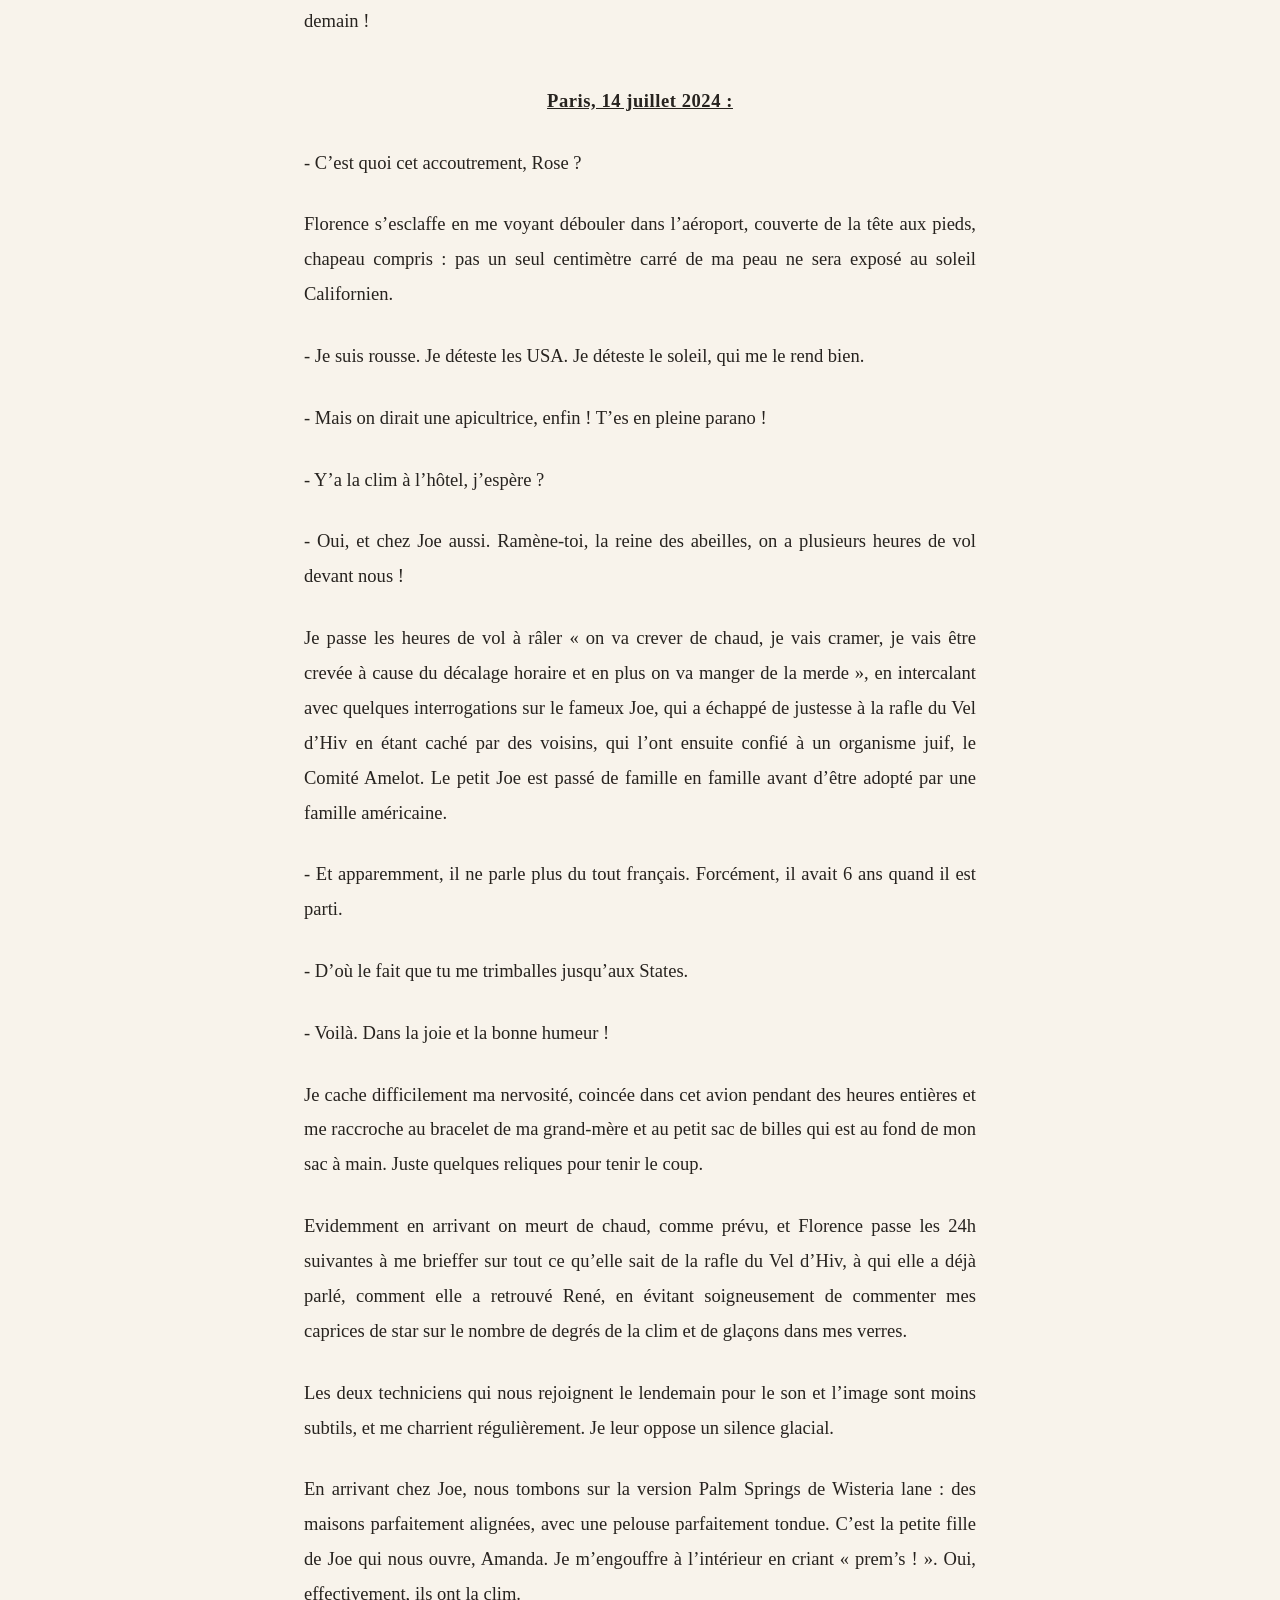
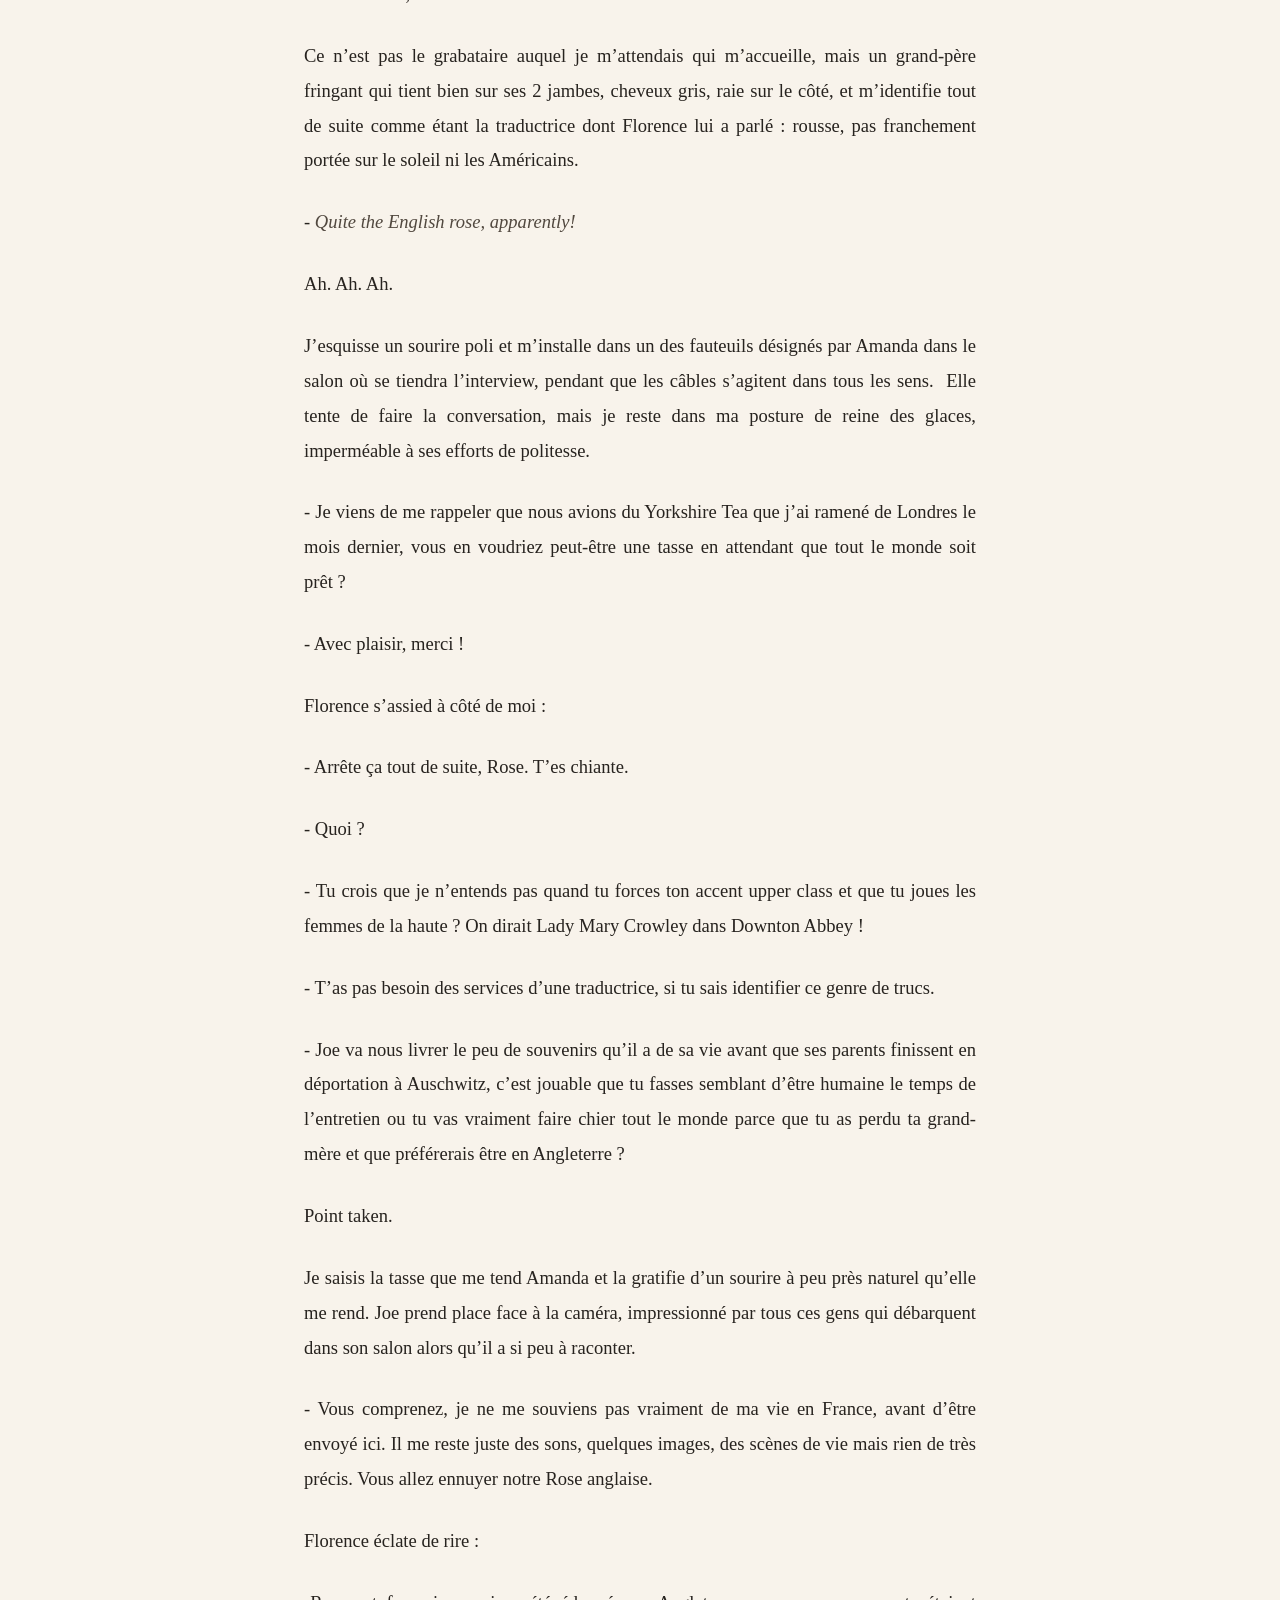
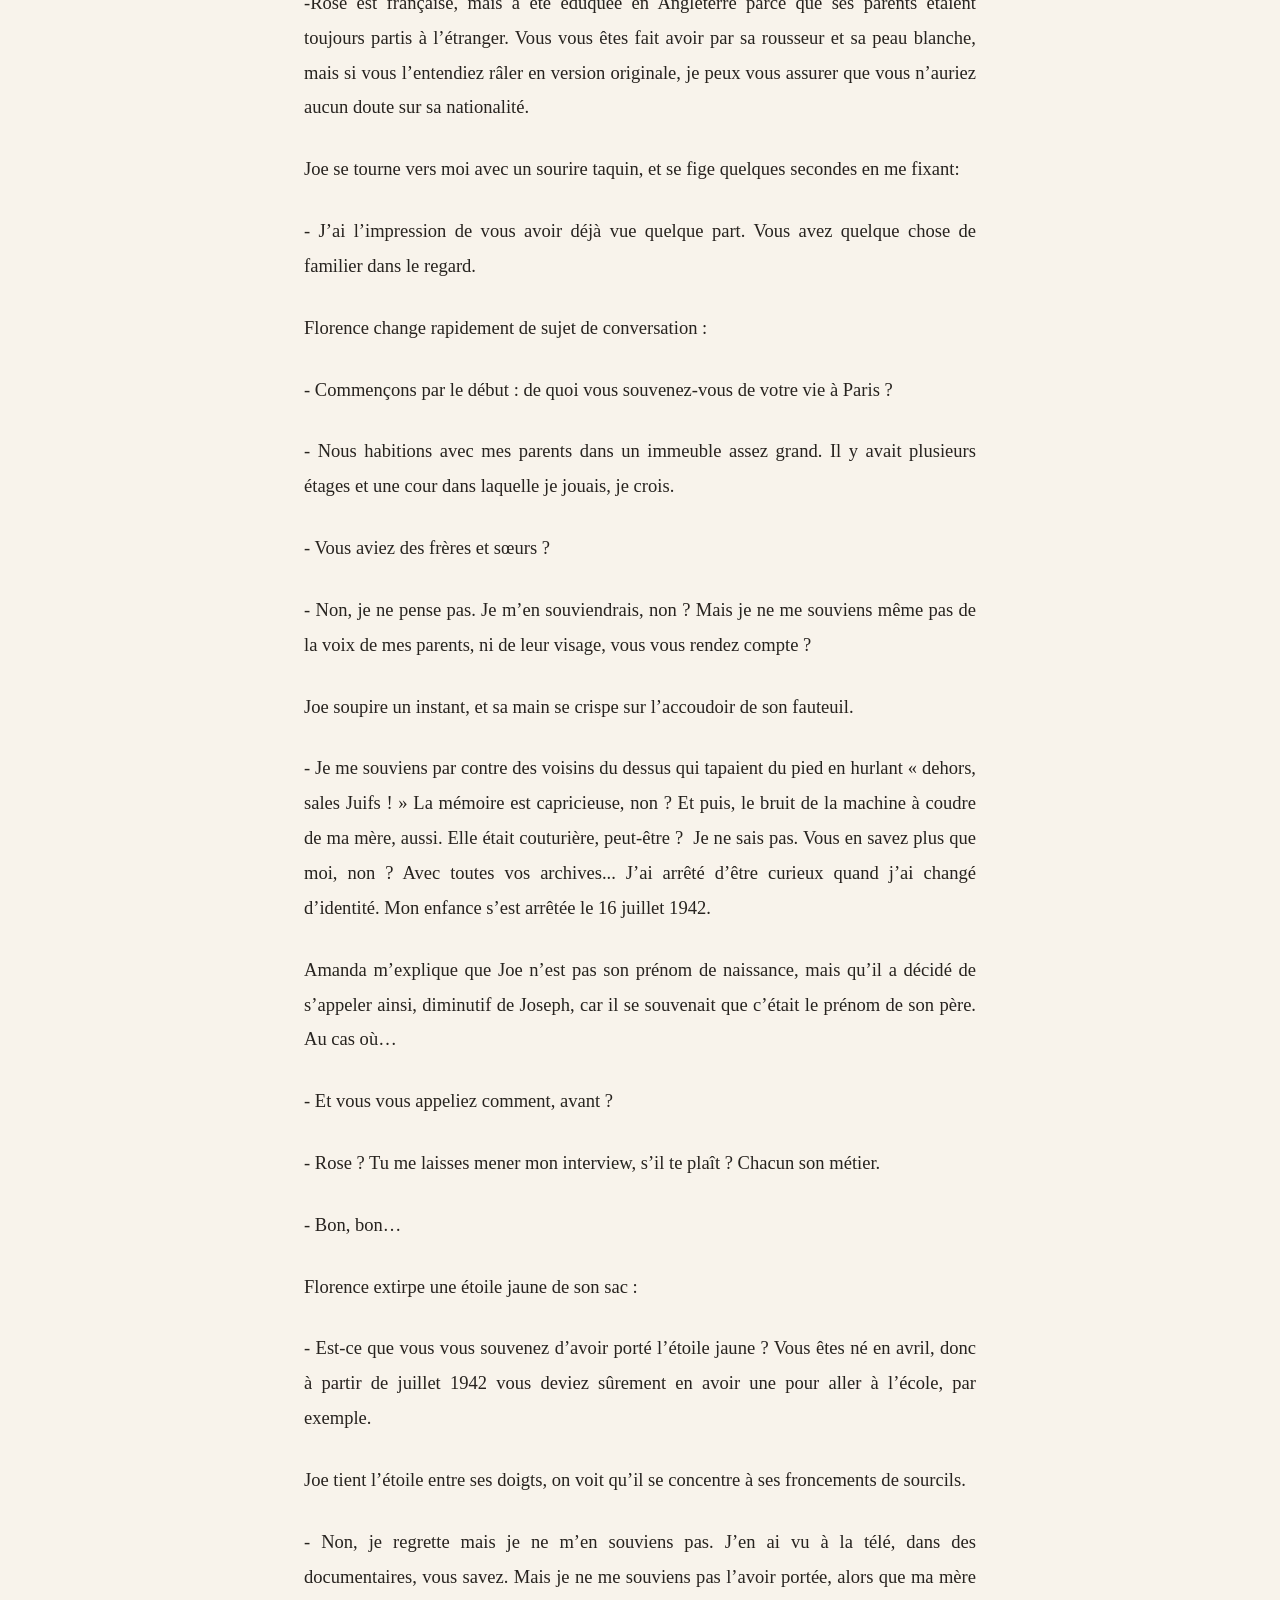
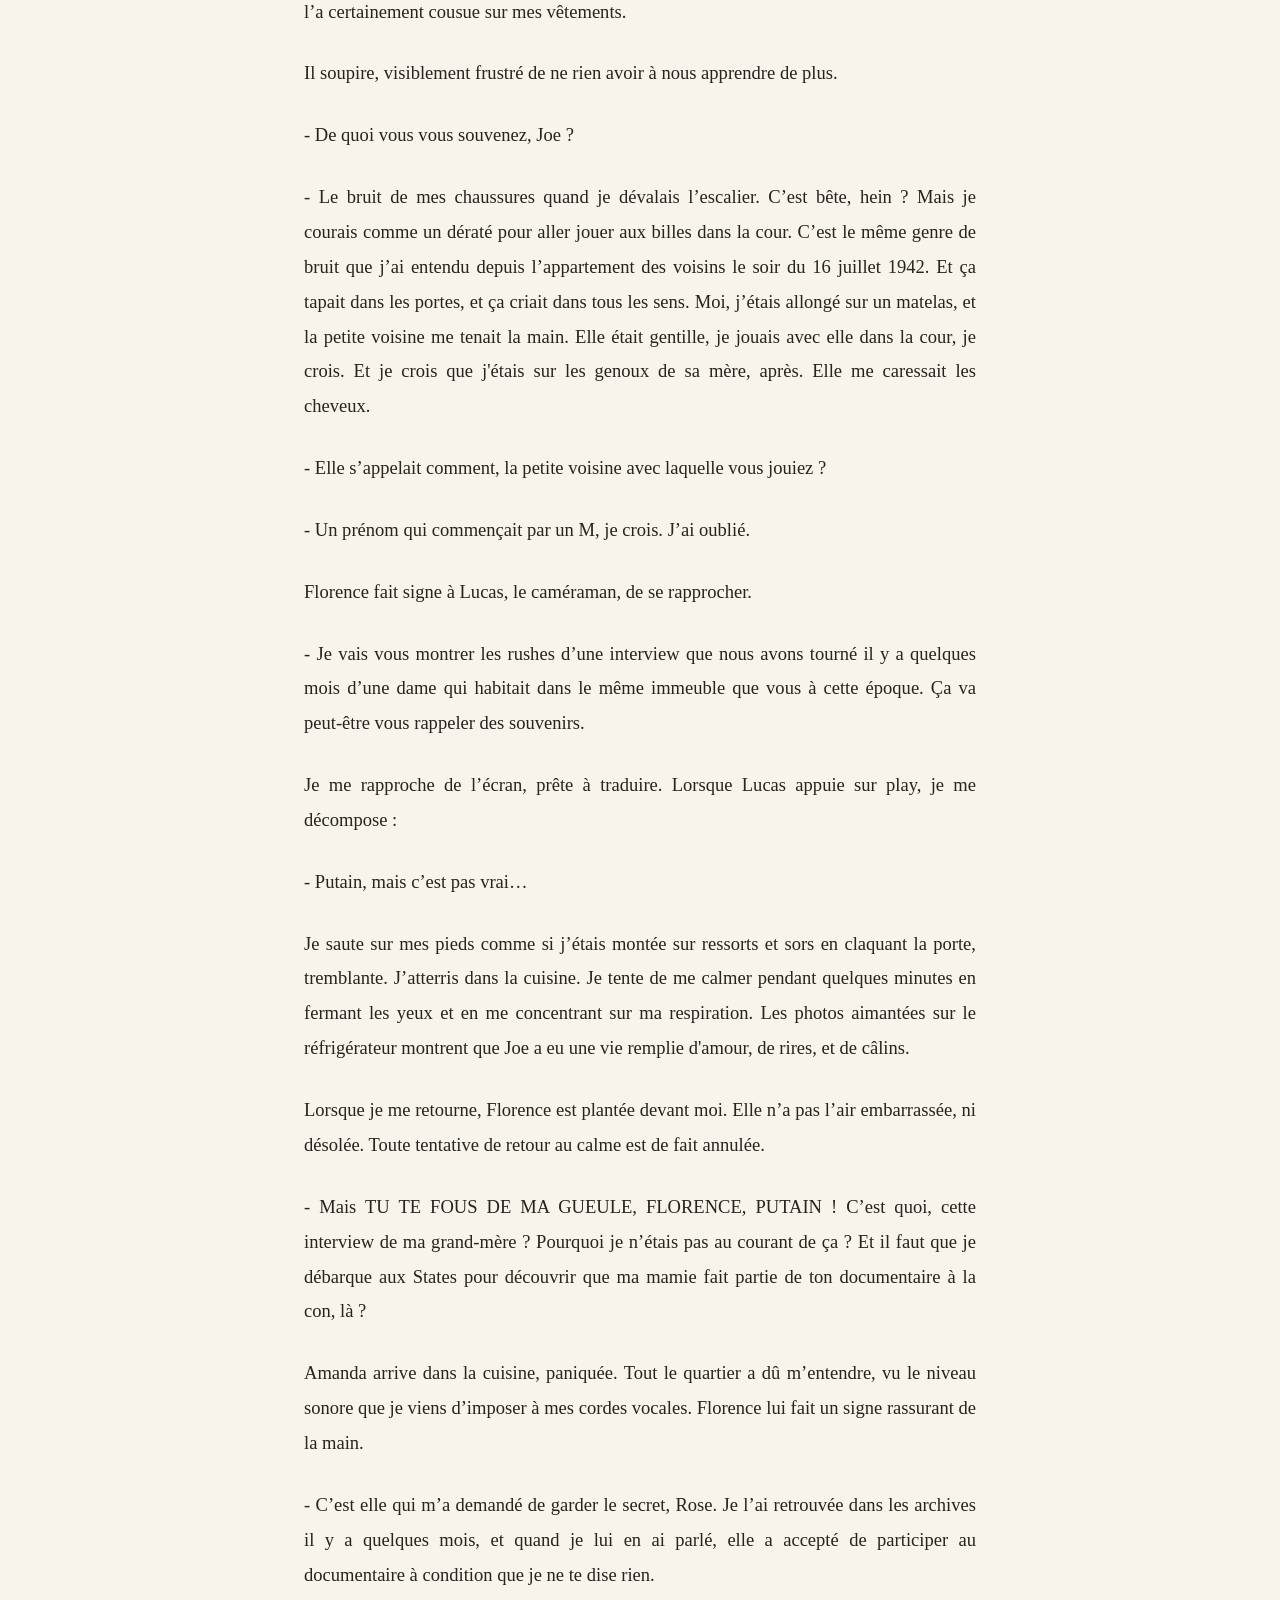
<file: nouvelles/rene.html>
<!doctype html><html lang="fr"><head><meta charset="utf-8"><meta name="viewport" content="width=device-width,initial-scale=1"><meta name="description" content="Lyon, 2 juillet 2024 - Wow, quel foutoir chez toi, Rose! Florence entre dans mon 2 pièces en écarquillant les yeux, comme si elle avait atterri dans une autre galaxie. - T’étais pas un monstre de la maniaquerie et du rangement, de…"><title>René — Une femme qui écrit</title><link rel="icon" href="../assets/images/favicon.jpg"><link rel="stylesheet" href="../assets/css/style.css"></head><body>
<div class="reading-progress" aria-hidden="true"></div><a class="skip-link" href="#contenu">Aller au contenu</a>
<header class="site-header"><div class="header-inner">
<a class="brand" href="../index.html">Une femme qui écrit</a>
<nav class="nav" aria-label="Navigation principale"><a href="../index.html#nouvelles">Les nouvelles</a><button class="icon-btn" type="button" data-theme aria-label="Activer le mode sombre">☾</button></nav>
</div></header>
<main id="contenu"><section class="story-top-banner" aria-hidden="true"><img class="story-top-banner-image" src="../bandeau-wordpress.jpg" alt=""><div class="story-top-banner-overlay"></div></section><header class="story-hero"><a class="back-link" href="../index.html#nouvelles">← Toutes les nouvelles</a><h1>René</h1><div class="story-meta">26 octobre 2025</div></header>
<div class="reading-tools" aria-label="Outils de lecture"><div class="tool-stack"><button type="button" data-font-minus aria-label="Réduire la taille du texte">A−</button><button type="button" data-font-plus aria-label="Agrandir la taille du texte">A+</button></div></div>
<article class="story-content"><p><strong><u>Lyon, 2 juillet 2024</u></strong></p>
<p>- Wow, quel foutoir chez toi, Rose!</p>
<p>Florence entre dans mon 2 pièces en écarquillant les yeux, comme si elle avait atterri dans une autre galaxie.</p>
<p>- T’étais pas un monstre de la maniaquerie et du rangement, de base, grâce à tes années de pensionnat anglais super chic payé par tes parents ambassadeurs super blindés ?</p>
<p>- Pas « grâce à », déjà, « à cause de » cette éducation parfaite qu’ils ont préféré me payer dès mes 7 ans pour ne pas avoir à m’éduquer eux-mêmes. Ensuite ouais, y’a eu de la relâche mais je suis revenue sur mes principes de base quand j’ai dû enterrer ma grand-mère. La seule personne qui considérait que mon arrivée sur terre n’était pas une nuisance à son avenir professionnel.</p>
<p>- Et comment tu te sens ?</p>
<p>- Je n’ai plus besoin d’anxiolytiques, d’après ma psy, juste de sessions pour déblatérer. Je compte m’attaquer au rangement de mon appartement la semaine prochaine.</p>
<p>Flo prend délicatement entre ses mains un cadre photo argenté qui traîne sur une commode pleine de poussière.</p>
<p>-  C’est dingue à quel point tu lui ressembles…</p>
<p>- Il paraît, oui. Le premier truc que je vais faire, c’est ranger cette commode. Regarde-moi ce chantier, putain… Ma petite mamie n’a rien à faire au milieu de mon passeport, des ampoules, des piles, un paquet de biscuits et des cotons-tiges.</p>
<p>- D’ailleurs, il est encore valable, ton passeport, Rose ?</p>
<p>- Ouais, j’ai encore trois ans devant moi.</p>
<p>- Tu as une tasse propre qui traîne pour me faire un thé et qu’on papote ?</p>
<p>- J’ai passé plus d’une décennie dans un pensionnat de la haute dans le Yorkshire : bien sûr que j’ai toujours de quoi faire une tasse de thé. Laisse-moi mettre la main sur ce putain de service en porcelaine offert par mes parents pour mes 20 piges.  </p>
<p>- C’est ton éducation d’upper-class qui te fait utiliser « bordel » et « putain » comme si c’était de la ponctuation ?</p>
<p>- Ta gueule.</p>
<p>Florence tente de s’asseoir sur le canapé et se relève aussi sec :</p>
<p>- Ah mais sur le canapé aussi, c’est le bordel, en fait ! C’est quoi ce petit sac, là ? Ça date, on dirait !</p>
<p>Je saisis le sac aussi prestement que si c’était mon nouveau-né.</p>
<p>- C’était à ma grand-mère, une relique du passé.</p>
<p>- Et le jeu de scrabble ? Il n’a pas l’air très récent non plus.</p>
<p>- À ma grand-mère aussi. On y jouait ensemble, c’était les seuls moments pendant lesquels elle me parlait de sa vie.</p>
<p>Coussins rajustés sur le canapé, table basse nettoyée, tasses en porcelaine, coupelle en main, Florence me fixe comme si j’étais revenue d’entre les morts.</p>
<p>- Arrête de me fixer comme ça, on dirait que je suis une survivante de je ne sais quelle catastrophe et que tu es en mode interview pour faire un de tes documentaires, bordel !</p>
<p>- Faut dire que tu n’as pas bonne mine. Tu bosses, en ce moment ?</p>
<p>- Bof non, c’est plutôt calme. Mes parents pensent que je suis une future SDF, et que j’ai complètement raté ma vie en devenant traductrice, avec tout l’argent qu’ils ont investi dans mon éducation. « Tu aurais pu au moins traduire pour l’ONU ! »</p>
<p>- Tu ne dois pas trop galérer à trouver de quoi raconter à ta psy, remarque.</p>
<p>- Clairement.</p>
<p>Mon thé est trop chaud, mon appartement est trop sombre, je suis trop fatiguée. Florence rajuste un coussin et relance la conversation.</p>
<p>- En fait, j’aurais besoin de toi pour un documentaire que je suis en train de réaliser, et je me demandais si tu étais disponible la semaine prochaine pour venir avec moi. Ton rangement peut attendre quelques jours, non ?</p>
<p>- Quelques jours en Angleterre me feront le plus grand bien, en effet ! On part quand ?</p>
<p>- On ne va pas en Angleterre, en fait.</p>
<p>- Ecosse ? Irlande ?</p>
<p>- Non, c’est aux States. En Californie.</p>
<p>Je lâche un soupir d’exaspération :</p>
<p>- Tu plaisantes, j’espère ? Moi, chez les Yankees ? Sûrement pas. Pourquoi tu ne demandes pas à Ben ?</p>
<p>- Il est en congé paternité.</p>
<p>- Et il faudrait que je me coltine Trumpland juste parce qu’il a pondu un chiard ?</p>
<p>- Je te le demande comme un service. S’il te plaît.</p>
<p>Je prends une gorgée de thé pour me donner une contenance.</p>
<p>- C’est quoi, le sujet ? L’idiocratie en marche ?</p>
<p>- Pas du tout. Je prépare un documentaire sur les rafles pendant la Seconde Guerre Mondiale, et j’ai retrouvé un enfant de l’époque, qui est installé aux États-Unis.</p>
<p>- Ah. C’est dommage, ma grand-mère aurait sûrement eu des choses à te raconter. Elle avait assisté à plusieurs rafles dans son immeuble quand elle était petite, et elle avait perdu des amis.</p>
<p>- - Dommage, oui. Tu viens, alors ?</p>
<p>- Ignorant le fait que je suis censée lui répondre, je dégaine le petit sac en tissu gris que je lui ai confisqué :</p>
<p>- Regarde, ça c’est le sac de billes d’un de ses voisins qu’elle a toujours gardé. Les billes sont toujours dedans ! Elle voulait le retrouver pour les lui rendre, mais elle n’a jamais réussi. Le sac était fait à partir d’un vieux manteau de la maman du petit garçon, René. Sa famille a été déportée, je crois.</p>
<p>- Il est bien fait, ce sac, c’est dingue !</p>
<p>- Je soupçonne d’ailleurs que c’était son premier crush, le petit René. A chaque partie de scrabble, elle parlait tout le temps de ses grands yeux bleus et de ses boucles blondes.</p>
<p>- Ahaha, sacré Marthe !</p>
<p>- Comment tu sais qu’elle s’appelait Marthe ?</p>
<p>- Ben ? C’est toi qui me l’as dit !</p>
<p>- Ah ouais ? Je ne m’en souviens pas.</p>
<p>Je croise le regard de ma grand-mère dans son  beau cadre sur ma commode poussiéreuse. Ca fait déjà trois mois.</p>
<p>- Et le coussin rose, là ? C’est à ta grand-mère aussi, je suppose ?</p>
<p>- Oui. J’ai aussi quelques bijoux.</p>
<p>- C’est quoi, le plan, vivre dans un sanctuaire ? Il faut que tu sortes ! Ta grand-mère est morte depuis 3 mois.</p>
<p>- Si sortir signifie me coltiner l’accent dégueulasse des Américains, leurs fausses dents et leur fast-food, merci bien.</p>
<p>- Amène tes reliques avec toi en Californie ! Le ménage peut attendre, mais pas Joe qui a 88 ans et a besoin d’une traductrice.</p>
<p>Ma grand-mère n’est plus là. Je dois m’extirper de ma douleur et de mon deuil. Il faut que je sorte de mon sanctuaire.</p>
<p>Direction la Californie, donc. Mes reliques et moi.</p>
<p><strong><u>Besançon, 1<sup>er</sup> novembre 1999</u></strong></p>
<p>- Si tu utilises le « C » du « constat » que je viens de placer, tu peux écrire « caramel », ma Rose.</p>
<p>- Ah oui, bien vu.</p>
<p>- Concentre-toi un peu. On dirait que tu oublies tout ton vocabulaire français dans ton pensionnat en Angleterre.</p>
<p>- Ce n’est pas moi qui ai choisi d’y étudier, je rappelle. Ca m’allait très bien d’habiter avec toi pour aller au collège de ton quartier.</p>
<p>- Je sais… mais tes parents ont choisi la meilleure école pour ton éducation. D’ailleurs, ton père a appelé quand tu étais sous la douche. Il n’avait pas trop le temps de papoter, c’était juste pour dire qu’ils ne sont pas sûrs avec ta mère de pouvoir se libérer pour Noël. Il est désolé.</p>
<p>J’étouffe un éclat de rire sarcastique, qui est rarement du goût de ma grand-mère. Mon père n’est en rien désolé de sacrifier un Noël de famille certes, mais en mode prolétaire, contre une soirée champagne avec je ne sais quelle huile locale.</p>
<p>- On le fera entre nous deux comme d’habitude, mamie. Je voulais te demander : l’immeuble où tu habitais quand tu étais petite à Paris, tu y es restée jusqu’à quel âge ?</p>
<p>- Et 2 qui font 24, allez je pioche ! Jusqu’à la fin de la guerre. Ma mère avait été traumatisée par les rationnements et avait décidé de nous emmener à la campagne, chez sa sœur, dans le Doubs.</p>
<p>- Ton père était déjà mort, alors ?</p>
<p>La main de ma grand-mère se fige alors qu’elle saisit les lettres dans le sac de Scrabble.</p>
<p>- Oui.</p>
<p>Le ton est d’une froideur qui me choque, la concision de la réponse me décourage, l’espace d’un instant, de continuer le dialogue. Mamie a perdu son père quand elle était très jeune, apparemment d’un accident de moto. Elle l’adorait. Il l’adorait. C’est tout ce que je sais.</p>
<p>Dans cette famille, personne n’a jamais le temps de m’expliquer quoi que ce soit, et le temps semble s’organiser autour d’évènements douloureux qui sont à peine évoqués. Lorsque je pose des questions, j’obtiens au pire des soupirs exaspérés face à des interrogations absurdes et inutiles, au mieux des débuts de phrase « mais tu sais bien, on en a déjà parlé » comme si j’étais censée tout connaître de mon histoire familiale, comme si j’avais déjà assisté à toutes les conversations gênantes sans même avoir été née.</p>
<p>Mes parents m’ont déracinée en Angleterre pour se donner bonne conscience de tout miser sur leur carrière d’ambassadeurs en Asie, mais j’ai besoin de connaître mes racines françaises.</p>
<p>- C’était un gros immeuble ? Et hop, ça fait 30 points !</p>
<p>- C’est bien, ma chérie. Oh oui, il y avait plusieurs ailes, plusieurs étages, et beaucoup de familles. Même si après 44, il y avait moins de monde, forcément…</p>
<p>- Pourquoi tu dis ça ? Tout le monde était parti à la campagne, comme ta famille ?</p>
<p>- Non, parce que certaines familles étaient juives.</p>
<p>- Tout le monde a été déporté, alors ?</p>
<p>- C’est compliqué. Tu pioches, Rose ?</p>
<p>- Et tu jouais avec qui dans l’immeuble ? Parce que tes grands frères étaient beaucoup plus âgés que toi, non ?</p>
<p><strong><u>Paris, 13 juillet 1942 :</u></strong></p>
<p>- Marthe ! Va prendre l’air dans la cour, j’en ai assez de t’avoir dans les pattes !</p>
<p>- Mais Odette est partie en vacances chez ses grands-parents à la campagne, je n’ai personne avec qui aller jouer !</p>
<p>- Avec tous les enfants qu’il y a dans l’immeuble ? Ça m’étonnerait.</p>
<p>- Je n’ai pas envie de jouer à leurs jeux bizarres, je veux jouer avec Odette !</p>
<p>- Odette n’est pas là, et je veux que tu sortes de cet appartement. Dépêche-toi.</p>
<p>Marthe sort de l’appartement en traînant les pieds, la mine boudeuse. Elle s’installe sur les marches en attendant que cette fichue journée ne se termine enfin. Odette doit revenir bientôt. Sa grande amie Odette, qui a le même âge qu’elle, et une même passion pour la poupée.</p>
<p>Elle aperçoit le petit garçon de l’étage du dessus qui sort de l’appartement. Elle ne lui a jamais adressé la parole, de toute façon il est plus jeune qu’elle. Elle n’a pas besoin de lui, elle a Odette. Il la regarde, et vient s’installer sur la marche à côté d’elle.</p>
<p>Il ne manquait plus que ça.</p>
<p>- Tu es triste ?</p>
<p>- Non.</p>
<p>- Qu’est-ce que tu fais, alors ?</p>
<p>- Rien.</p>
<p>- Tu es fâchée ?</p>
<p>- Non.</p>
<p>- Tu t’appelles comment ?</p>
<p>- Marthe.</p>
<p>- Moi je m’appelle René.</p>
<p>Elle ne dit rien, espérant que ce gamin finisse par prendre le large. Il est mignon, avec ces boucles blondes et ses grands yeux bleus. Mais c’est un gamin de 6 ans.</p>
<p>- Je vais jouer aux billes dans la cour, tu veux venir avec moi ?</p>
<p>- Je ne sais pas jouer, et de toute façon je n’ai pas envie.</p>
<p>- Mais si je t’apprends tu auras envie de venir ?</p>
<p>Marthe soupire. Odette n’est pas là, elle s’ennuie, elle n’a rien de mieux à faire que de suivre ce petit René dans la cour.</p>
<p>Étrangement, les heures filent avec René qui lui apprend gentiment, avec toute la naïveté et l’innocence de ses 6 ans les meilleures techniques pour gagner. Et lorsque sa mère et celle de René les appellent par la fenêtre pour l’heure du dîner, elle lève la tête, surprise. Déjà ?</p>
<p>René range toutes les billes dans un petit sac et grimpe les escaliers en criant : - À demain ! </p>
<p><strong><u>Paris, 14 juillet 2024 :</u></strong></p>
<p>- C’est quoi cet accoutrement, Rose ?</p>
<p>Florence s’esclaffe en me voyant débouler dans l’aéroport, couverte de la tête aux pieds, chapeau compris : pas un seul centimètre carré de ma peau ne sera exposé au soleil Californien.</p>
<p>- Je suis rousse. Je déteste les USA. Je déteste le soleil, qui me le rend bien.</p>
<p>- Mais on dirait une apicultrice, enfin ! T’es en pleine parano !</p>
<p>- Y’a la clim à l’hôtel, j’espère ?</p>
<p>- Oui, et chez Joe aussi. Ramène-toi, la reine des abeilles, on a plusieurs heures de vol devant nous !</p>
<p>Je passe les heures de vol à râler « on va crever de chaud, je vais cramer, je vais être crevée à cause du décalage horaire et en plus on va manger de la merde », en intercalant avec quelques interrogations sur le fameux Joe, qui a échappé de justesse à la rafle du Vel d’Hiv en étant caché par des voisins, qui l’ont ensuite confié à un organisme juif, le Comité Amelot. Le petit Joe est passé de famille en famille avant d’être adopté par une famille américaine.</p>
<p>- Et apparemment, il ne parle plus du tout français. Forcément, il avait 6 ans quand il est parti.</p>
<p>- D’où le fait que tu me trimballes jusqu’aux States.</p>
<p>- Voilà. Dans la joie et la bonne humeur !</p>
<p>Je cache difficilement ma nervosité, coincée dans cet avion pendant des heures entières et me raccroche au bracelet de ma grand-mère et au petit sac de billes qui est au fond de mon sac à main. Juste quelques reliques pour tenir le coup.</p>
<p>Evidemment en arrivant on meurt de chaud, comme prévu, et Florence passe les 24h suivantes à me brieffer sur tout ce qu’elle sait de la rafle du Vel d’Hiv, à qui elle a déjà parlé, comment elle a retrouvé René, en évitant soigneusement de commenter mes caprices de star sur le nombre de degrés de la clim et de glaçons dans mes verres.</p>
<p>Les deux techniciens qui nous rejoignent le lendemain pour le son et l’image sont moins subtils, et me charrient régulièrement. Je leur oppose un silence glacial.</p>
<p>En arrivant chez Joe, nous tombons sur la version Palm Springs de Wisteria lane : des maisons parfaitement alignées, avec une pelouse parfaitement tondue. C’est la petite fille de Joe qui nous ouvre, Amanda. Je m’engouffre à l’intérieur en criant « prem’s ! ». Oui, effectivement, ils ont la clim.</p>
<p>Ce n’est pas le grabataire auquel je m’attendais qui m’accueille, mais un grand-père fringant qui tient bien sur ses 2 jambes, cheveux gris, raie sur le côté, et m’identifie tout de suite comme étant la traductrice dont Florence lui a parlé : rousse, pas franchement portée sur le soleil ni les Américains.</p>
<p>- <em>Quite the English rose, apparently!</em></p>
<p>Ah. Ah. Ah.</p>
<p>J’esquisse un sourire poli et m’installe dans un des fauteuils désignés par Amanda dans le salon où se tiendra l’interview, pendant que les câbles s’agitent dans tous les sens.  Elle tente de faire la conversation, mais je reste dans ma posture de reine des glaces, imperméable à ses efforts de politesse.</p>
<p>- Je viens de me rappeler que nous avions du Yorkshire Tea que j’ai ramené de Londres le mois dernier, vous en voudriez peut-être une tasse en attendant que tout le monde soit prêt ?</p>
<p>- Avec plaisir, merci !</p>
<p>Florence s’assied à côté de moi :</p>
<p>- Arrête ça tout de suite, Rose. T’es chiante.</p>
<p>- Quoi ?</p>
<p>- Tu crois que je n’entends pas quand tu forces ton accent upper class et que tu joues les femmes de la haute ? On dirait Lady Mary Crowley dans Downton Abbey !</p>
<p>- T’as pas besoin des services d’une traductrice, si tu sais identifier ce genre de trucs.</p>
<p>- Joe va nous livrer le peu de souvenirs qu’il a de sa vie avant que ses parents finissent en déportation à Auschwitz, c’est jouable que tu fasses semblant d’être humaine le temps de l’entretien ou tu vas vraiment faire chier tout le monde parce que tu as perdu ta grand-mère et que préférerais être en Angleterre ?</p>
<p>Point taken.</p>
<p>Je saisis la tasse que me tend Amanda et la gratifie d’un sourire à peu près naturel qu’elle me rend. Joe prend place face à la caméra, impressionné par tous ces gens qui débarquent dans son salon alors qu’il a si peu à raconter.</p>
<p>- Vous comprenez, je ne me souviens pas vraiment de ma vie en France, avant d’être envoyé ici. Il me reste juste des sons, quelques images, des scènes de vie mais rien de très précis. Vous allez ennuyer notre Rose anglaise.</p>
<p>Florence éclate de rire :</p>
<p>-Rose est française, mais a été éduquée en Angleterre parce que ses parents étaient toujours partis à l’étranger. Vous vous êtes fait avoir par sa rousseur et sa peau blanche, mais si vous l’entendiez râler en version originale, je peux vous assurer que vous n’auriez aucun doute sur sa nationalité.</p>
<p>Joe se tourne vers moi avec un sourire taquin, et se fige quelques secondes en me fixant:</p>
<p>- J’ai l’impression de vous avoir déjà vue quelque part. Vous avez quelque chose de familier dans le regard.</p>
<p>Florence change rapidement de sujet de conversation :</p>
<p>- Commençons par le début : de quoi vous souvenez-vous de votre vie à Paris ?</p>
<p>- Nous habitions avec mes parents dans un immeuble assez grand. Il y avait plusieurs étages et une cour dans laquelle je jouais, je crois.</p>
<p>- Vous aviez des frères et sœurs ?</p>
<p>- Non, je ne pense pas. Je m’en souviendrais, non ? Mais je ne me souviens même pas de la voix de mes parents, ni de leur visage, vous vous rendez compte ?</p>
<p>Joe soupire un instant, et sa main se crispe sur l’accoudoir de son fauteuil.</p>
<p>- Je me souviens par contre des voisins du dessus qui tapaient du pied en hurlant « dehors, sales Juifs ! » La mémoire est capricieuse, non ? Et puis, le bruit de la machine à coudre de ma mère, aussi. Elle était couturière, peut-être ?  Je ne sais pas. Vous en savez plus que moi, non ? Avec toutes vos archives... J’ai arrêté d’être curieux quand j’ai changé d’identité. Mon enfance s’est arrêtée le 16 juillet 1942.</p>
<p>Amanda m’explique que Joe n’est pas son prénom de naissance, mais qu’il a décidé de s’appeler ainsi, diminutif de Joseph, car il se souvenait que c’était le prénom de son père. Au cas où…</p>
<p>- Et vous vous appeliez comment, avant ?</p>
<p>- Rose ? Tu me laisses mener mon interview, s’il te plaît ? Chacun son métier.</p>
<p>- Bon, bon…</p>
<p>Florence extirpe une étoile jaune de son sac :</p>
<p>- Est-ce que vous vous souvenez d’avoir porté l’étoile jaune ? Vous êtes né en avril, donc à partir de juillet 1942 vous deviez sûrement en avoir une pour aller à l’école, par exemple.</p>
<p>Joe tient l’étoile entre ses doigts, on voit qu’il se concentre à ses froncements de sourcils.</p>
<p>- Non, je regrette mais je ne m’en souviens pas. J’en ai vu à la télé, dans des documentaires, vous savez. Mais je ne me souviens pas l’avoir portée, alors que ma mère l’a certainement cousue sur mes vêtements.</p>
<p>Il soupire, visiblement frustré de ne rien avoir à nous apprendre de plus.</p>
<p>- De quoi vous vous souvenez, Joe ?</p>
<p>- Le bruit de mes chaussures quand je dévalais l’escalier. C’est bête, hein ? Mais je courais comme un dératé pour aller jouer aux billes dans la cour. C’est le même genre de bruit que j’ai entendu depuis l’appartement des voisins le soir du 16 juillet 1942. Et ça tapait dans les portes, et ça criait dans tous les sens. Moi, j’étais allongé sur un matelas, et la petite voisine me tenait la main. Elle était gentille, je jouais avec elle dans la cour, je crois. Et je crois que j'étais sur les genoux de sa mère, après. Elle me caressait les cheveux.</p>
<p>- Elle s’appelait comment, la petite voisine avec laquelle vous jouiez ?</p>
<p>- Un prénom qui commençait par un M, je crois. J’ai oublié.</p>
<p>Florence fait signe à Lucas, le caméraman, de se rapprocher.</p>
<p>- Je vais vous montrer les rushes d’une interview que nous avons tourné il y a quelques mois d’une dame qui habitait dans le même immeuble que vous à cette époque. Ça va peut-être vous rappeler des souvenirs.</p>
<p>Je me rapproche de l’écran, prête à traduire. Lorsque Lucas appuie sur play, je me décompose :</p>
<p>- Putain, mais c’est pas vrai…</p>
<p>Je saute sur mes pieds comme si j’étais montée sur ressorts et sors en claquant la porte, tremblante. J’atterris dans la cuisine. Je tente de me calmer pendant quelques minutes en fermant les yeux et en me concentrant sur ma respiration. Les photos aimantées sur le réfrigérateur montrent que Joe a eu une vie remplie d'amour, de rires, et de câlins.</p>
<p>Lorsque je me retourne, Florence est plantée devant moi. Elle n’a pas l’air embarrassée, ni désolée. Toute tentative de retour au calme est de fait annulée.</p>
<p>- Mais TU TE FOUS DE MA GUEULE, FLORENCE, PUTAIN ! C’est quoi, cette interview de ma grand-mère ? Pourquoi je n’étais pas au courant de ça ? Et il faut que je débarque aux States pour découvrir que ma mamie fait partie de ton documentaire à la con, là ?</p>
<p>Amanda arrive dans la cuisine, paniquée. Tout le quartier a dû m’entendre, vu le niveau sonore que je viens d’imposer à mes cordes vocales. Florence lui fait un signe rassurant de la main.</p>
<p>- C’est elle qui m’a demandé de garder le secret, Rose. Je l’ai retrouvée dans les archives il y a quelques mois, et quand je lui en ai parlé, elle a accepté de participer au documentaire à condition que je ne te dise rien.</p>
<p>- Mais pourquoi ? Je lui ai posé des questions toute mon adolescence, je n’avais que des demi-réponses ! Pourquoi elle t'a parlé à toi et pas à moi?</p>
<p>- Reviens au salon, je vais te montrer le début de l’interview.</p>
<p>- Laisse moi quelques minutes, histoire d'éviter que je bousille la caméra.</p>
<p>Lorsque j’entre dans le salon, Florence est en train d'expliquer dans un anglais qui ne nécessite certainement pas l'aide d'une traductrice qu'elle a retrouvé le fils de la femme du comité Amelot qui l'avait pris en charge.</p>
<p>- Il se souvenait de vous, parce que lorsque votre maman a fait mine de partir, vous avez éclaté en sanglot en disant que vous aviez oublié vos billes. </p>
<p>Joe esquisse un demi-sourire:</p>
<p>- Je ne pleurais pas parce que ma mère partait mais parce que je n'avais pas mes billes. L'enfance est un monde à part... Je ne me souviens pas non plus de cette scène.</p>
<p>- André, le jeune garçon, vous avait donné les siennes pour vous calmer.</p>
<p>Je reste debout au milieu du salon. Ils me regardent tous quelques secondes, se demandant s’ils sont bien en sécurité.</p>
<p>- Je n’avais pas prévenu Rose que sa grand-mère faisait partie du documentaire, d’où sa surprise euh… haute en couleur.</p>
<p>Joe m’invite à s’asseoir à côté de lui puis me tapote la main. N'ayant plus aucun grand-parent, je me laisse tenter par la sensation d'avoir un grand-père qui tente de calmer mon chagrin. Je murmure, les larmes aux yeux :</p>
<p>- Elle est morte il y a quelques mois et c’est difficile…</p>
<p>- Je comprends, oui. Vous préférez que l’on sorte quelques minutes, pendant que Florence vous montre l’interview ?</p>
<p>- Non, ce n’est pas la peine. Vous m’avez entendu hurler, vous me voyez pleurer. Je n’ai plus rien à cacher.</p>
<p>Amanda me pose une main sur l'épaule:</p>
<p>- J'ai enterré ma mère il y a quelques semaines, Rose. Un ami m'a dit cette phrase à propos du deuil : "On rend hommage à la vie de la personne décédée le jour de l'enterrement, et nos larmes sont une illustration de l'amour qu'on lui portait et de notre reconnaissance de la chance que nous avons de l'avoir connue." Ces mots n'effacent pas le chagrin, mais ça aide un peu.</p>
<p>Florence s'installe à mes côtés:</p>
<p>- Je ne t'ai pas piégée, promis. Il faut que tu regardes la suite. Lucas ?</p>
<p>Je prends un mouchoir en voyant ma grand-mère s’afficher de nouveau sur l’écran.</p>
<p>- Vous me disiez que vous n’aimiez pas parler de cette période de votre vie, pourquoi ?</p>
<p>- C’était trop difficile. Mon père est mort au tout début de la guerre, et je ne m’en suis jamais remise. J’étais sa petite chérie, sa seule fille. Il me gâtait et ma mère le rabrouait sans cesse à ce sujet. Et puis un jour, quelqu’un est venu me chercher dans ma classe. Je ne sais plus qui. Pour me dire qu’il était mort. « Ton père est mort », voilà. Juste ces mots-là, un cercueil, une pierre tombale, et la personne que j'aimais le plus au monde n'existait plus.</p>
<p>Je vois une main (celle de Florence ?) tendre un mouchoir à ma grand-mère, qui le saisit pour se moucher et essuyer les larmes qu’elle n’a jamais versées devant moi.</p>
<p>- Vous n’en avez jamais parlé à Rose ?</p>
<p>- Non, à personne. Seulement à Odette, ma meilleure amie de l’époque. Mais sinon, à personne d’autre. Ma mère ne voulait pas en parler, c’était trop douloureux. Alors, j’ai pris l’habitude de ne jamais rien dire. Même à mon mari, même à mon fils. Et quand Rose me posait des questions, ça me faisait tellement souffrir de me souvenir de mon père et de ne pas être capable d’en parler. Et puis Rose, elle lui ressemble tellement : les cheveux roux bouclés, le sale caractère. C'est la première à râler, mais elle a le coeur sur la main. Mon père était exactement comme ça.</p>
<p>Mon chagrin devait être silencieux, vous comprenez ? Parce que j'avais déjà bien eu de la chance d'avoir eu un père quand la génération précédente avait connu tant de morts. Mais moi j'étais une gamine, qu'est-ce que ça pouvait me faire, que la tante Hortense avait perdu ses 3 fils à Verdun ? Ca n'apaisait rien du tout ! J'avais besoin d'un père, pas de fantômes !</p>
<p>- Pourquoi vous acceptez de m’en parler aujourd’hui ?</p>
<p>- Pour que vous en gardiez une trace. Pour Rose. De tout ce que je n’ai jamais été capable de lui raconter.</p>
<p>Les parents de Rose ont eu un enfant comme on coche une case administrative, ou comme on achète un vase. J'ai tellement fulminé quand mon abruti de fils a préféré sa carrière d'ambassadeur à l'éducation de sa fille unique ! Moi qui avais perdu mon père ! Et quand elle me demandait "il est où, mon papa?", j'avais tellement mal au coeur!</p>
<p>Lucas a mis la vidéo en pause, et Amanda m’a préparé une deuxième tasse de thé. Florence s’assied par terre, à mes pieds. J’entends le tic tac d’une horloge que je n’avais jamais perçu jusqu’à présent.</p>
<p>Je murmure : </p>
<p>- Je le savais, tout ça... Mais je ne pensais pas que ça l'atteignait autant...</p>
<p>- Est-ce que tu penses pouvoir traduire la suite, Rose ?</p>
<p>- Je crois.</p>
<p>Le visage de ma grand-mère se remet en mouvement, et j’entends la voix de Florence au loin, me sortant de ma torpeur :</p>
<p>- Qu’est-ce que vous vous souvenez de la soirée du 16 juillet, Marthe ?</p>
<p>Un cri juste à côté de moi interrompt la vidéo : « Marthe ! »</p>
<p><strong><u>16 juillet 1942, Paris :</u></strong></p>
<p>- Est-ce que vous pourriez cacher mon petit René pour cette nuit, s’il vous plaît ? On dit qu’il va y avoir une rafle. Au cas où, vous comprenez…</p>
<p>- Oui bien sûr, il sera dans la chambre des enfants, ne vous inquiétez pas. Je vous dois bien ça, à vous et votre mari.  Et vous ? Qu’allez-vous-faire ?</p>
<p>- On ira sûrement dans les combles du grenier. Si jamais…enfin, vous savez si… sur ce papier, j’ai noté l’adresse à laquelle nous devions l’amener pour qu’il soit placé. Il n’est pas en sécurité, ici.</p>
<p>Marthe voit sa mère prendre les mains de Mme Goldstein entre les siennes et chuchoter :</p>
<p>- C’est promis.</p>
<p>Elle pose sa main sur l’épaule de René et lui sourit :</p>
<p>- Viens René, tu vas partager la chambre de Marthe et de ses grands-frères. Tu seras bien, tu verras.</p>
<p>Mme Goldstein se met à genoux pour serrer son fils dans ses bras, en lui disant qu’elle le verra demain. Le petit René suit docilement la mère de Marthe avec son petit balluchon, et son sac de billes dans la main</p>
<p><strong><u>Palm Springs, 16 juillet 1942 :</u></strong></p>
<p>Joe semble être au bord de la crise cardiaque. Il désigne l’écran du doigt en répétant « Marthe, Marthe ! ».</p>
<p>Sortant de ma torpeur, je comprends enfin que Joe s’appelait René quand il avait 6 ans, et c’est à mon tour de lui prendre la main pendant qu’Amanda tente de le calmer.</p>
<p>- Alors c’était elle, la voisine. Marthe ! Sa mère m’avait caché dans la chambre des enfants cette nuit-là ! Je jouais aux billes avec Marthe dans la cour, et mon père aidait sa mère dans l’appartement parce que son mari était décédé !</p>
<p>L'ambiance dans le salon est électrique. Florence comprend qu'elle est sans doute allée un peu trop loin dans l'orchestration de son documentaire, Amanda fixe son grand-père, craignant une crise cardiaque, et je tente de contrôler le tremblement de mes mains.</p>
<p>Joe finit par se calmer, et demande la suite de l’interview.</p>
<p>- Vous me disiez que la voisine vous avait confié leur fils, craignant une rafle ?</p>
<p>- Oui, c’est ça.  Le petit s’appelait René. Un beau petit- garçon avec des grands yeux bleus et des boucles blondes. Quand je pense aux saletés de caricatures qu’on pouvait voir sur les affiches « Le Juif et la France »… ils n’avaient rien compris. La mère était très belle. C’était une femme petite, mince, avec des longs cheveux bruns. Le petit René ne comprenait pas vraiment ce qu’il se passait, je crois. Il était très calme, et était allé se coucher sur un matelas dans la chambre sans protester ni poser de questions. Je pense que ce n’était pas la première fois qu’il dormait ailleurs pour une nuit. Il y avait eu d’autres rafles.</p>
<p>- Vous vous souvenez de comment ça s’est passé ?</p>
<p>- Pas tout, non. Nous avons tous été réveillés au beau milieu de la nuit par des bruits de cavalcades dans les escaliers et de coups donnés dans les portes. La police hurlait le nom de famille des parents de René. Lui était allongé sur le matelas, les yeux grands ouverts sans rien dire. Je me souviens que ma mère est venue dans ma chambre et qu’elle l’a pris sur ses genoux en lui demandant de ne rien dire. C’était inutile, il était parfaitement silencieux.</p>
<p>- Et après ?</p>
<p>- Je suis allée dans l’entrée, et j’ai entendu des voisins dans l’escalier dire aux policiers que les Goldstein s’étaient cachés dans les combles. Ce sont les mêmes voisins qui sont allés se servir dans l’appartement après leur arrestation. « De toute façon, ils n’en ont plus besoin, ils ne vont pas revenir ! », qu’ils disaient. Mes grands-frères ont vu les Goldstein et d'autres personnes de l'immeuble, encadrés par des policiers, arrêtés comme des criminels. </p>
<p>- Qu'est-ce qui est arrivé à René, après ?</p>
<p>- Il était en état de choc, je crois. Il est resté sur les genoux de ma mère toute la nuit, et puis le lendemain elle l'a amené rue Amelot, à l'adresse qui était écrite sur le bout de papier par Mme Goldstein. René ne lui lâchait pas la main, ça faisait peine à voir. J'ai retrouvé son sac de billes sous l'oreiller en rangeant la chambre, mais il était trop tard pour lui rendre.</p>
<p>Joe agite le bras en direction de l’écran :</p>
<p>- Arrêtez-ça, s’il vous plaît. Je n’en peux plus. Laissez-moi quelques minutes.</p>
<p>Il s’extirpe de son fauteuil pour aller faire quelques pas autour de la piscine en séchant ses larmes.</p>
<p>Amanda, tout en le surveillant d’un œil, nous explique que quand il est devenu père, il passait des heures à regarder ses enfants dormir en se disant qu’il ne survivrait pas si on les lui arrachait.</p>
<p>- Quand nous sommes nés, nous, la génération suivante, nous ne comprenions pas pourquoi il nous fixait si tristement. En fait, il se disait tout simplement qu’il connaissait un bonheur que n’avaient jamais connu ses parents : celui d’avoir des petits-enfants.</p>
<p>Le silence s'installe, dissipé quelques secondes par la voix de Florence en français:</p>
<p>- Tu comprends mieux pourquoi tu es là, Rose?</p>
<p>Joe rentre dans le salon, visiblement toujours éprouvé. Il m’adresse un sourire faible :</p>
<p>- C’est vrai que vous lui ressemblez..</p>
<p>Je pose mon sac à main sur mes genoux, et commence à fouiller dans mon fatras. Et puis je lui tends un petit sac de tissu gris dont il desserre les liens comme par réflexe, le regard émerveillé. Il est difficile d’identifier sur le visage du vieil homme ce qui prime entre la nostalgie, l’émerveillement et la surprise.</p>
<p>Et c’est à ce moment-là que j’ai vu, pointant de derrière l’oreille de René, argentée (ou dorée?), une toute petite bouclette de cheveux.</p></article><nav class="story-nav" aria-label="Nouvelles précédente et suivante"><span></span><a class="next" href="madeleine.html"><small>Texte précédent</small><strong>Madeleine →</strong></a></nav></main><footer class="site-footer"><span>Une femme qui écrit</span><span>Des nouvelles en vrac · Site indépendant</span></footer><script src="../assets/js/main.js"></script></body></html>
</file>
<file: assets/css/style.css>
:root {
  --paper:#f8f3eb; --paper-2:#efe6d9; --ink:#27231f; --muted:#72675d;
  --accent:#8a4050; --accent-dark:#642d3a; --sage:#76908b; --line:rgba(74,58,46,.17);
  --shadow:0 24px 70px rgba(65,48,36,.13); --max:1180px; --reading:720px;
}
*{box-sizing:border-box}
html{scroll-behavior:smooth}
body{margin:0;background:var(--paper);color:var(--ink);font-family:Georgia,'Times New Roman',serif;line-height:1.65;text-rendering:optimizeLegibility}
a{color:inherit}
img{max-width:100%;display:block}
.skip-link{position:absolute;left:-9999px;top:0}.skip-link:focus{left:1rem;top:1rem;background:white;padding:.7rem 1rem;z-index:9999}
.site-header{position:sticky;top:0;z-index:30;background:rgba(248,243,235,.92);backdrop-filter:blur(14px);border-bottom:1px solid var(--line)}
.header-inner{max-width:var(--max);margin:auto;min-height:68px;padding:0 24px;display:flex;align-items:center;justify-content:space-between;gap:24px}
.brand{text-decoration:none;font-size:1.08rem;letter-spacing:.03em;font-weight:700}
.nav{display:flex;align-items:center;gap:20px;font-family:Arial,sans-serif;font-size:.87rem;letter-spacing:.08em;text-transform:uppercase}
.nav a{text-decoration:none}.nav a:hover,.nav a:focus{color:var(--accent)}
.icon-btn{border:1px solid var(--line);background:transparent;border-radius:999px;width:40px;height:40px;cursor:pointer;font-size:1rem}
.hero-banner{position:relative;min-height:580px;display:flex;align-items:flex-end;justify-content:center;padding:64px 24px 58px;overflow:hidden;border-bottom:1px solid var(--line);background:#d8cbb9}
.hero-banner-image{position:absolute;inset:0;width:100%;height:100%;object-fit:cover;object-position:center 15%;display:block}
.hero-banner-overlay{position:absolute;inset:0;background:linear-gradient(to bottom,rgba(20,16,13,.03),rgba(20,16,13,.33))}
.hero-banner-text{position:relative;z-index:2;text-align:center;color:#fff;text-shadow:0 2px 18px rgba(0,0,0,.65)}
.hero-banner h1{margin:0;font-family:Arial,Helvetica,sans-serif;font-size:clamp(2.2rem,4.2vw,3.7rem);font-weight:400;line-height:1.08;letter-spacing:.015em}
.hero-banner p{margin:.35rem 0 0;font-family:Arial,Helvetica,sans-serif;font-size:clamp(1.05rem,2vw,1.45rem);letter-spacing:.02em}
.hero{max-width:var(--max);margin:0 auto;padding:54px 24px 72px;display:grid;grid-template-columns:minmax(0,1.05fr) minmax(280px,.75fr);gap:64px;align-items:center}
.eyebrow{font-family:Arial,sans-serif;font-size:.78rem;letter-spacing:.2em;text-transform:uppercase;color:var(--accent);font-weight:700}
h1{font-size:clamp(3rem,8vw,7.2rem);line-height:.92;letter-spacing:-.055em;margin:.2em 0 .25em;font-weight:500}
.hero .tagline{font-size:clamp(1.1rem,2vw,1.45rem);max-width:560px;color:var(--muted);margin:0 0 34px}
.hero-actions{display:flex;gap:12px;flex-wrap:wrap}
.button{display:inline-flex;align-items:center;justify-content:center;padding:.82rem 1.1rem;border-radius:999px;text-decoration:none;font-family:Arial,sans-serif;font-size:.85rem;font-weight:700;letter-spacing:.04em;border:1px solid var(--accent);transition:.2s}
.button.primary{background:var(--accent);color:white}.button.primary:hover{background:var(--accent-dark)}
.button.secondary:hover{background:white}
.hero-art{position:relative;padding:20px 20px 20px 0}
.hero-art:before{content:"";position:absolute;inset:0 0 0 18%;border:1px solid var(--accent);border-radius:48% 48% 10px 10px;transform:rotate(2deg)}
.hero-art img{position:relative;z-index:1;width:100%;max-height:660px;object-fit:cover;object-position:center;border-radius:46% 46% 8px 8px;box-shadow:var(--shadow)}
.section{max-width:var(--max);margin:auto;padding:76px 24px}
.section-head{display:flex;justify-content:space-between;align-items:end;gap:24px;margin-bottom:34px;border-bottom:1px solid var(--line);padding-bottom:18px}
.section h2{font-size:clamp(2rem,4vw,3.5rem);line-height:1.05;margin:0;font-weight:500;letter-spacing:-.035em}
.section-kicker{margin:0;color:var(--muted);max-width:540px}
.search{width:min(360px,100%);border:1px solid var(--line);background:rgba(255,255,255,.42);padding:.85rem 1rem;border-radius:999px;font:inherit;outline:none}.search:focus{border-color:var(--accent)}
.story-grid{display:grid;grid-template-columns:repeat(3,1fr);gap:22px}
.story-card{min-height:390px;padding:30px;border:1px solid var(--line);background:rgba(255,255,255,.38);display:flex;flex-direction:column;position:relative;overflow:hidden;transition:.25s}
.story-card:before{content:"";position:absolute;width:150px;height:150px;border:1px solid rgba(138,64,80,.24);border-radius:50%;right:-70px;top:-70px}
.story-card:hover{transform:translateY(-5px);box-shadow:0 18px 50px rgba(55,38,27,.10);background:rgba(255,255,255,.7)}
.story-meta{font-family:Arial,sans-serif;text-transform:uppercase;letter-spacing:.1em;color:var(--muted);font-size:.72rem}
.story-card h3{font-size:2.2rem;line-height:1.05;margin:.6rem 0 1rem;font-weight:500}.story-card p{color:var(--muted);margin:0 0 25px}
.story-link{margin-top:auto;font-family:Arial,sans-serif;font-weight:700;font-size:.82rem;letter-spacing:.06em;text-transform:uppercase;text-decoration:none;color:var(--accent)}
.story-link:after{content:"  →"}
.manifesto{background:var(--paper-2);border-top:1px solid var(--line);border-bottom:1px solid var(--line)}
.manifesto-inner{max-width:900px;margin:auto;text-align:center;padding:76px 24px}.manifesto blockquote{font-size:clamp(1.8rem,4vw,3.4rem);line-height:1.2;margin:0;font-weight:400}.manifesto p{color:var(--muted)}
.site-footer{max-width:var(--max);margin:auto;padding:38px 24px 60px;display:flex;justify-content:space-between;gap:20px;color:var(--muted);font-size:.9rem;border-top:1px solid var(--line)}
/* Story pages */
.reading-progress{position:fixed;z-index:80;top:0;left:0;height:3px;background:var(--accent);width:0}
.story-top-banner{height:120px;overflow:hidden;border-bottom:1px solid var(--line);background:#d8cbb9}.story-top-banner-image{width:100%;height:100%;object-fit:cover;display:block}.story-top-banner-overlay{display:none}
.story-hero{max-width:900px;margin:0 auto;padding:54px 24px 40px;text-align:center}.back-link{font-family:Arial,sans-serif;text-transform:uppercase;letter-spacing:.1em;font-size:.75rem;color:var(--accent);text-decoration:none}
.story-hero h1{font-size:clamp(3.7rem,10vw,7.4rem);margin:.25em 0 .12em}.story-hero .story-meta{font-size:.78rem}
.reading-tools{position:sticky;top:84px;margin-left:calc(50% + 390px);width:54px;height:0;z-index:20}.tool-stack{display:flex;flex-direction:column;gap:9px}.tool-stack button{width:44px;height:44px;border-radius:50%;border:1px solid var(--line);background:rgba(248,243,235,.95);cursor:pointer;font-family:Arial,sans-serif;font-weight:700}.tool-stack button:hover{border-color:var(--accent)}
.story-content{max-width:var(--reading);margin:0 auto;padding:10px 24px 90px;font-size:1.16rem;line-height:1.88}.story-content p{margin:0 0 1.45em;text-align:justify;text-justify:inter-word;hyphens:auto;-webkit-hyphens:auto}.story-content p:has(> strong:only-child),.story-content p:has(> u:only-child){margin-top:2.4em;text-align:center;letter-spacing:.03em}.story-content em{color:#51483f}
.story-nav{max-width:920px;margin:auto;border-top:1px solid var(--line);padding:30px 24px 80px;display:grid;grid-template-columns:1fr 1fr;gap:22px}.story-nav a{text-decoration:none;border:1px solid var(--line);padding:20px;background:rgba(255,255,255,.35)}.story-nav small{display:block;color:var(--muted);font-family:Arial,sans-serif;text-transform:uppercase;letter-spacing:.08em}.story-nav strong{font-size:1.4rem;font-weight:500}.story-nav .next{text-align:right}
body.dark{--paper:#211f1d;--paper-2:#2a2724;--ink:#f2ebe1;--muted:#c0b4a7;--line:rgba(255,255,255,.14);--shadow:0 24px 70px rgba(0,0,0,.35)}
body.dark .site-header{background:rgba(33,31,29,.91)}body.dark .story-card,body.dark .search,body.dark .story-nav a{background:rgba(255,255,255,.03)}body.dark .tool-stack button{background:rgba(33,31,29,.95);color:var(--ink)}
.empty{display:none;color:var(--muted);padding:20px 0}
@media(max-width:900px){.hero{grid-template-columns:1fr;gap:35px}.hero-art{max-width:620px}.story-grid{grid-template-columns:1fr 1fr}.reading-tools{position:static;width:auto;height:auto;margin:0 auto;max-width:var(--reading);padding:0 24px}.tool-stack{flex-direction:row;justify-content:flex-end}}
@media(max-width:650px){.header-inner{padding:0 16px}.nav a{display:none}.hero-banner{min-height:430px;padding:48px 18px 42px}.hero-banner-image{object-position:center 12%}.hero,.section{padding-left:18px;padding-right:18px}.hero{padding-top:36px}.story-grid{grid-template-columns:1fr}.section-head{align-items:stretch;flex-direction:column}.story-card{min-height:auto}.site-footer{flex-direction:column}.story-nav{grid-template-columns:1fr}.story-nav .next{text-align:left}.story-content{font-size:1.08rem}.hero-art{padding:10px 10px 10px 0}.story-top-banner{height:86px}.story-hero{padding-top:36px}}
</file>
